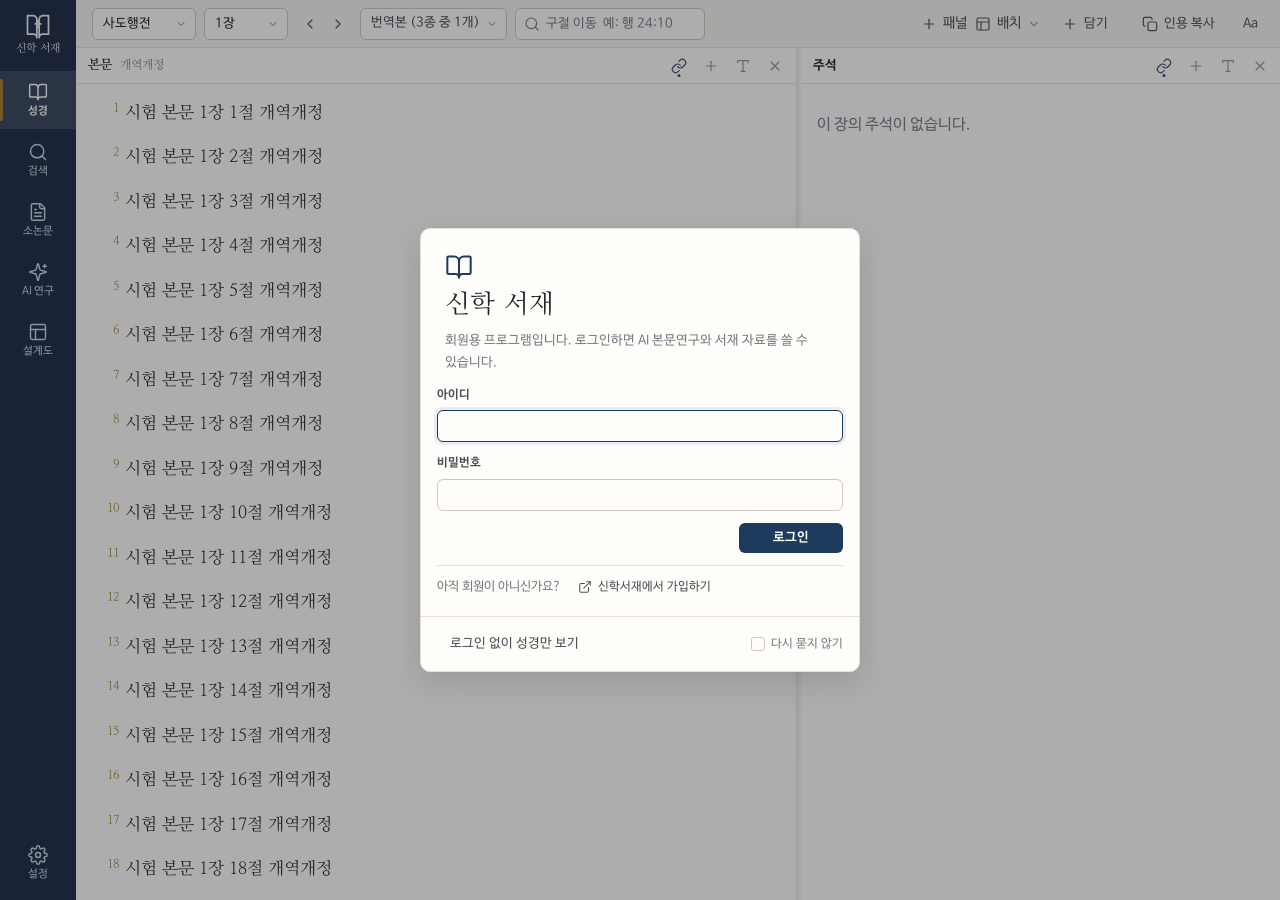
<file: ui/index.html>
<!doctype html>
<html lang="ko">
<head>
<meta charset="utf-8">
<meta name="viewport" content="width=device-width, initial-scale=1">
<title>신학 서재</title>
<link rel="stylesheet" href="fonts.css">
<link rel="stylesheet" href="style.css">
<link rel="stylesheet" href="layout.css">
<link rel="stylesheet" href="study.css">
<link rel="stylesheet" href="settings.css">
<link rel="stylesheet" href="welcome.css">
<link rel="stylesheet" href="plan.css">
</head>
<body>
<nav id="tabs" aria-label="주 메뉴">
  <div class="rail-brand">
    <svg class="rail-mark" viewBox="0 0 24 24" width="28" height="28" fill="none" stroke="currentColor" stroke-width="1.5" stroke-linecap="round" stroke-linejoin="round" aria-hidden="true">
      <path d="M11 6.5A3.5 3.5 0 0 0 7.5 3H3v16h5a3 3 0 0 1 3 3z"/>
      <path d="M13 6.5A3.5 3.5 0 0 1 16.5 3H21v16h-5a3 3 0 0 0-3 3z"/>
      <path d="M12 7.5v6"/><path d="M9.6 10.2h4.8"/>
    </svg>
    <span class="rail-brand-name">신학 서재</span>
  </div>
  <div class="rail-menu">
    <button data-view="bible" class="on" title="성경 보기" aria-label="성경 보기"><span class="rail-ico" data-icon="book-open"></span><span class="rail-lab">성경</span></button>
    <button data-view="search" title="검색" aria-label="검색"><span class="rail-ico" data-icon="search"></span><span class="rail-lab">검색</span></button>
    <button data-view="articles" title="소논문" aria-label="소논문"><span class="rail-ico" data-icon="file-text"></span><span class="rail-lab">소논문</span></button>
    <button data-view="study" title="AI 연구" aria-label="AI 연구"><span class="rail-ico" data-icon="sparkles"></span><span class="rail-lab">AI 연구</span></button>
        <button data-view="plan" title="설교 설계도" aria-label="설교 설계도"><span class="rail-ico" data-icon="layout"></span><span class="rail-lab">설계도</span></button>
  </div>
  <div class="rail-foot">
    <button data-view="settings" title="설정 (Ctrl+,)" aria-label="설정"><span class="rail-ico" data-icon="settings"></span><span class="rail-lab">설정</span></button>
  </div>
</nav>
<main>
  <section id="view-bible">
    <div class="bar">
      <div class="bar-left">
        <select id="book" aria-label="책"></select>
        <select id="chap" aria-label="장"></select>
        <div class="seg-nav">
          <button id="prev" class="icon-btn" title="이전 장" aria-label="이전 장"><span data-icon="chevron-left" data-size="16"></span></button>
          <button id="next" class="icon-btn" title="다음 장" aria-label="다음 장"><span data-icon="chevron-right" data-size="16"></span></button>
        </div>
        <details id="vers-box" class="versbox"><summary id="vers-sum" class="btn-summary">번역본</summary><div id="vers" class="vers"></div></details>
        <div class="goto-field"><span class="field-ico" data-icon="search" data-size="16"></span><input id="goto" type="text" placeholder="구절 이동  예: 행 24:10" aria-label="구절 이동"></div>
      </div>
      <span class="spacer"></span>
      <div class="bar-right">
        <details id="panel-wrap" class="menu-wrap">
          <summary class="btn btn-quiet" title="패널 추가"><span data-icon="plus" data-size="16"></span>패널</summary>
          <div id="panel-menu" class="menu" role="menu"></div>
        </details>
        <details id="layout-menu" class="menu-wrap">
          <summary class="btn btn-quiet" title="배치"><span data-icon="layout" data-size="16"></span>배치<span class="sum-chev" data-icon="chevron-down" data-size="14"></span></summary>
          <div class="menu" role="menu">
            <button id="layout-save" type="button">배치 저장</button>
            <button id="layout-load" type="button">배치 불러오기</button>
            <button id="layout-default" type="button">기본 배치로</button>
            <div id="layout-name" class="menu-note"></div>
          </div>
        </details>
        <button id="clip" class="btn btn-quiet" title="선택한 절을 출처와 함께 설교 설계도의 자료함에 담습니다"><span data-icon="plus" data-size="16"></span><span>담기</span></button>
          <button id="cite" class="btn btn-quiet" title="선택한 절과 출처를 복사합니다 (2,000자 제한)"><span data-icon="copy" data-size="16"></span><span class="cite-lab">인용 복사</span></button>
        <button id="format-btn" class="icon-btn" title="글 서식" aria-label="글 서식"><span class="fmt-aa" aria-hidden="true">Aa</span></button>
      </div>
    </div>
    <div id="workspace"><div id="narrow-bar" class="narrow-bar" hidden></div><div id="panes"></div></div>
  </section>

  <section id="view-search" hidden>
    <div class="bar">
      <div id="idxnote" class="muted" hidden></div>
      <div class="search-field"><span class="field-ico" data-icon="search" data-size="16"></span><input id="q" type="text" placeholder="낱말이나 구절 (구절 표기는 그 자리로 이동)" aria-label="검색어"></div>
      <select id="area" aria-label="검색 범위"><option value="bible">성경 본문(고른 번역본)</option><option value="comm">주석</option></select>
      <button id="dosearch" class="btn btn-primary">검색</button>
    </div>
    <div id="results" class="pane results-pane"></div>
  </section>

  <section id="view-articles" hidden>
    <div class="bar bar-articles">
      <div class="search-field search-field-sm"><span class="field-ico" data-icon="search" data-size="16"></span><input id="article-filter" type="text" placeholder="목록 거르기" aria-label="소논문 목록 거르기"></div>
    </div>
    <div class="cols">
      <div id="articlelist" class="list-pane"></div>
      <div id="articlebody" class="read-pane"><p id="article-empty">왼쪽 목록에서 소논문을 누르면 본문이 나옵니다.</p></div>
    </div>
  </section>

  <section id="view-settings" hidden>
    <div class="set-wrap">
      <nav class="set-nav" id="set-nav" aria-label="설정 갈래">
        <button type="button" data-tab="account"><span class="set-nav-ico" data-icon="log-in" data-size="16"></span>계정</button>
        <button type="button" data-tab="ai"><span class="set-nav-ico" data-icon="sparkles" data-size="16"></span>AI 연결</button>
        <button type="button" data-tab="data"><span class="set-nav-ico" data-icon="database" data-size="16"></span>자료</button>
        <button type="button" data-tab="format"><span class="set-nav-ico" data-icon="type" data-size="16"></span>서식</button>
        <button type="button" data-tab="about"><span class="set-nav-ico" data-icon="settings" data-size="16"></span>앱 정보</button>
      </nav>
      <div class="set-scroll" id="set-scroll">
        <div class="set-pane" data-pane="account"></div>
        <div class="set-pane" data-pane="ai"></div>

        <div class="set-pane" data-pane="data" hidden>
          <h1 class="set-h1">자료</h1>
          <div id="firstrun" class="callout" hidden>처음 쓰시나요? 아래 <b>기본 자료 받기</b>로 저작권 자유 자료를 바로 받거나, <b>서재 자료 받기</b>로 계정에 열린 자료를 받으세요.</div>

          <section class="card">
            <h2 class="card-title">기본 자료 (저작권 자유)</h2>
            <p class="card-desc">개역한글·KJV·WEB·YLT·Darby·NHEB, KJV 원어 번호, 원어 사전이 앱에 들어 있습니다. 처음 켤 때 자동으로 설치됩니다.</p>
            <div id="freestatus" class="row" hidden>
              <b id="freestatus-label">기본 자료(저작권 만료) 설치됨</b>
              <span class="spacer"></span>
              <button id="free-reinstall" class="btn" type="button">다시 설치</button>
            </div>
            <div class="row">
              <button id="freebtn" class="btn" type="button">기본 자료 받기 (저작권 자유)</button>
            </div>
            <details class="src-help"><summary class="disclosure">기본 자료 저작권 안내</summary><p class="muted note-line">개역한글 © 대한성서공회 1961 — 저작재산권 보호기간 만료(2011-12-31). 성명 표시 및 본문 동일성 유지. / KJV 1769 Public Domain (영국은 Crown copyright) / WEB · YLT · Darby · NHEB Public Domain / 원어사전 BDB·Thayer·Strong Public Domain</p></details>
          </section>

          <section class="card" id="appsrc-card">
            <h2 class="card-title">서재 자료 받기</h2>
            <div id="appsrc-body"></div>
            <div id="itemsbox"></div>
          </section>

          <section class="card">
            <h2 class="card-title">받은 자료</h2>
            <p class="card-desc">이미 받아 둔 자료입니다. 칩을 누르면 아래 목록에서 그 자리로 갑니다.</p>
            <div id="gotbox"></div>
          </section>

          <section class="card">
            <h2 class="card-title">설치된 출처</h2>
            <div id="srclist"></div>
          </section>

          <details class="card set-adv" id="src-adv">
            <summary class="set-adv-sum">주소·파일로 직접 더하기 <span class="muted">(고급)</span></summary>
            <div class="set-adv-body">
              <p class="card-desc">받은 주소 하나를 붙여 넣으세요. 주소는 운영체제 보안 저장소에만 보관되고 화면과 기록에 남기지 않습니다.</p>
              <div class="row">
                <input id="srcurl" type="password" class="grow" readonly autocomplete="off" autocapitalize="off" spellcheck="false" name="theolib-source-address" placeholder="[편집]을 눌러 주소를 넣으세요">
                <button id="srcedit" class="btn" type="button">편집</button>
                <button id="srcshow" class="btn" type="button">보기</button>
                <button id="srccheck" class="btn btn-primary" type="button">확인</button>
              </div>
              <details class="src-help"><summary class="disclosure">주소 형식 보기</summary><p class="muted note-line"><b>GitHub 주소</b>: <code>https://&lt;토큰&gt;@github.com/&lt;소유자&gt;/&lt;저장소&gt;</code> (공개 저장소는 토큰 없이 <code>https://github.com/&lt;소유자&gt;/&lt;저장소&gt;</code>). 릴리스 db 의 자료를 받습니다. 그 밖에는 <code>…/theolib.json</code> 주소를 넣습니다.</p></details>
              <div class="row drop-row">
                <button id="pickfiles" class="btn" type="button">파일로 추가</button>
                <button id="pickfolder" class="btn" type="button">폴더로 추가</button>
                <div class="drop-hint">파일·폴더를 이 창에 끌어다 놓아도 됩니다</div>
              </div>
              <div id="srcpreview"></div>
            </div>
          </details>

          <div id="srcmsg" class="muted note-line"></div>
        </div>

        <div class="set-pane" data-pane="format" hidden>
          <h1 class="set-h1">서식</h1>
          <p class="set-lead">성경 본문과 주석에 쓰는 글꼴·크기·줄 간격입니다. 값을 바꾸면 아래 미리 보기와 성경 보기에 바로 반영됩니다.</p>
          <div class="card set-preview">
            <div class="set-preview-h">미리 보기 <span class="muted">요한복음 3:16 · 개역한글</span></div>
            <div class="fmt-body set-prev-body"><div class="vrow"><span class="n">16</span><span class="t">하나님이 세상을 이처럼 사랑하사 독생자를 주셨으니 이는 저를 믿는 자마다 멸망치 않고 영생을 얻게 하려 하심이니라</span></div></div>
            <div class="fmt-note set-prev-note"><div class="note"><div>“독생자”는 유일하게 태어나신 아들이라는 뜻으로, 사랑의 크기가 그 아들을 내어 주신 데까지 이르렀음을 보여 줍니다.</div></div></div>
          </div>
          <div id="settings-format" class="set-format"></div>
        </div>

        <div class="set-pane" data-pane="about" hidden>
          <h1 class="set-h1">앱 정보</h1>
          <section class="card">
            <h2 class="card-title">프로그램</h2>
            <div id="appinfo" class="card-body"></div>
          </section>
          <section class="card">
            <h2 class="card-title">업데이트</h2>
            <div id="updbox" class="card-body">
              <div class="row">
                <span id="updver" class="muted"></span>
                <span class="spacer"></span>
                <button id="updcheck" class="btn" type="button">업데이트 확인</button>
                <button id="updgo" class="btn btn-primary" type="button" hidden>지금 다시 시작</button>
              </div>
              <p id="updmsg" class="muted note-line"></p>
              <details class="src-help" id="updtokfold"><summary class="disclosure">업데이트용 GitHub 주소</summary><div class="row"><input id="updtoken" type="password" class="grow" readonly autocomplete="off" autocapitalize="off" spellcheck="false" name="theolib-update-address" placeholder="[편집]을 눌러 주소를 넣으세요"><button id="updedit" class="btn" type="button">편집</button><button id="updtokensave" class="btn" type="button">저장</button></div></details>
            </div>
          </section>
          <details class="card src-help"><summary class="disclosure">글꼴·아이콘 라이선스</summary><p class="muted note-line">나눔글꼴 © NAVER (SIL OFL) · 서울서체 © 서울특별시 (공공누리 제1유형) · 아이콘은 Lucide(ISC)를 따랐습니다(ui/icons-LICENSE.txt).</p></details>
        </div>
      </div>
    </div>
    <div id="progress" hidden>
      <div class="prog-line"><div class="barfill"><div id="fill"></div></div><span id="ptext"></span><button id="cancel" class="btn btn-quiet" type="button">취소</button></div>
      <div id="pitems" class="muted"></div>
    </div>
  </section>

  <section id="view-study" hidden>
    <div class="bar sbar">
      <button type="button" class="btn btn-quiet" id="sback" hidden><span data-icon="chevron-left" data-size="16"></span>AI 본문 연구</button>
      <span class="sbar-title" id="sbar-title">AI 본문 연구</span>
      <span class="spacer"></span>
    </div>
    <div class="sbody" id="sbody"></div>
  </section>
  <section id="view-plan" hidden>
    <div id="plan-root"></div>
  </section>
</main>
<script src="icons.js"></script>
<script src="dev-mock.js"></script>
<script src="format.js"></script>
<script src="layout.js"></script>
<script src="settings.js"></script>
<script src="welcome.js"></script>
<script src="app.js"></script>
<script src="fix.js"></script>
<script src="plan.js"></script>
<script src="plan-map.js"></script>
<script src="plan-clip.js"></script>
<script src="plan-host.js"></script>
<script src="study.js"></script>
</body>
</html>
</file>
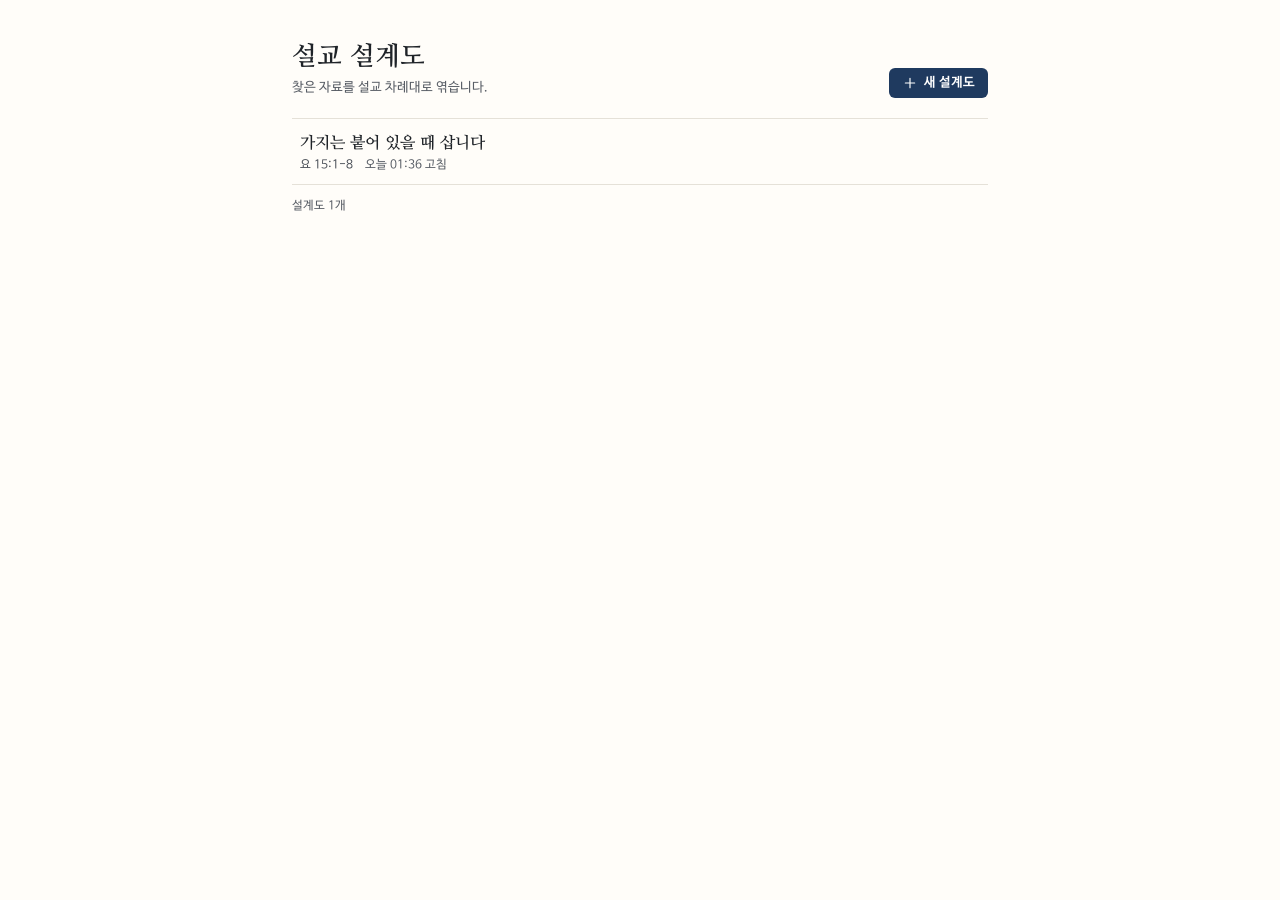
<file: docs/plan-dev.html>
<!doctype html>
<html lang="ko" class="light">
<head>
<meta charset="utf-8">
<meta name="viewport" content="width=device-width,initial-scale=1">
<title>설교 설계도 — 혼자 돌려 보기</title>
<link rel="stylesheet" href="../ui/fonts.css">
<link rel="stylesheet" href="../ui/style.css">
<link rel="stylesheet" href="../ui/plan.css">
<style>
/* 시험 쪽 꾸밈(dev-). 구현에는 쓰지 않는다. */
html,body{height:100%;margin:0}
body{display:block;overflow:hidden}
#dev-app{height:100vh}
.dev-toast{position:fixed;left:50%;bottom:24px;transform:translateX(-50%);z-index:99;padding:8px 14px;border-radius:8px;background:#222;color:#fff;font:13px/1.4 sans-serif}
/* ?web=1 일 때 웹 쪽 변수(실제 웹 사이트 스타일이 채워 주는 값의 흉내) */
html.dev-web{--bg:#f6f7f9;--card:#fff;--ink:#16202c;--ink2:#3d4a5a;--muted:#6b7686;--faint:#b4bcc7;--line:#e2e6ec;--blue:#2457c5;--blue2:#1b45a0;--blue-soft:#e8effc;--amber:#b7791f;--mark:#fdeeb0;--green:#2f855a;--red:#c53030;--serif:Georgia,serif}
</style>
</head>
<body>
<div id="dev-app"></div>
<script src="plan-dev-host.js"></script>
<script src="../ui/plan.js"></script>
<script>
(function () {
  'use strict';
  var host = window.PLAN_DEV_HOST;
  if (host.kind === 'web') document.documentElement.classList.add('dev-web');
  // plan-map.js 는 다른 작업자가 만든다. 있으면 쓰고 없어도 돌아간다.
  function start() { window.devView = window.SermonPlan.mount(document.getElementById('dev-app'), host); }
  fetch('../ui/plan-map.js', { method: 'HEAD' }).then(function (r) {
    if (!r.ok) return start();
    var s = document.createElement('script'); s.src = '../ui/plan-map.js'; s.onload = start; s.onerror = start;
    document.head.appendChild(s);
  }, start);
})();
</script>
</body>
</html>
</file>
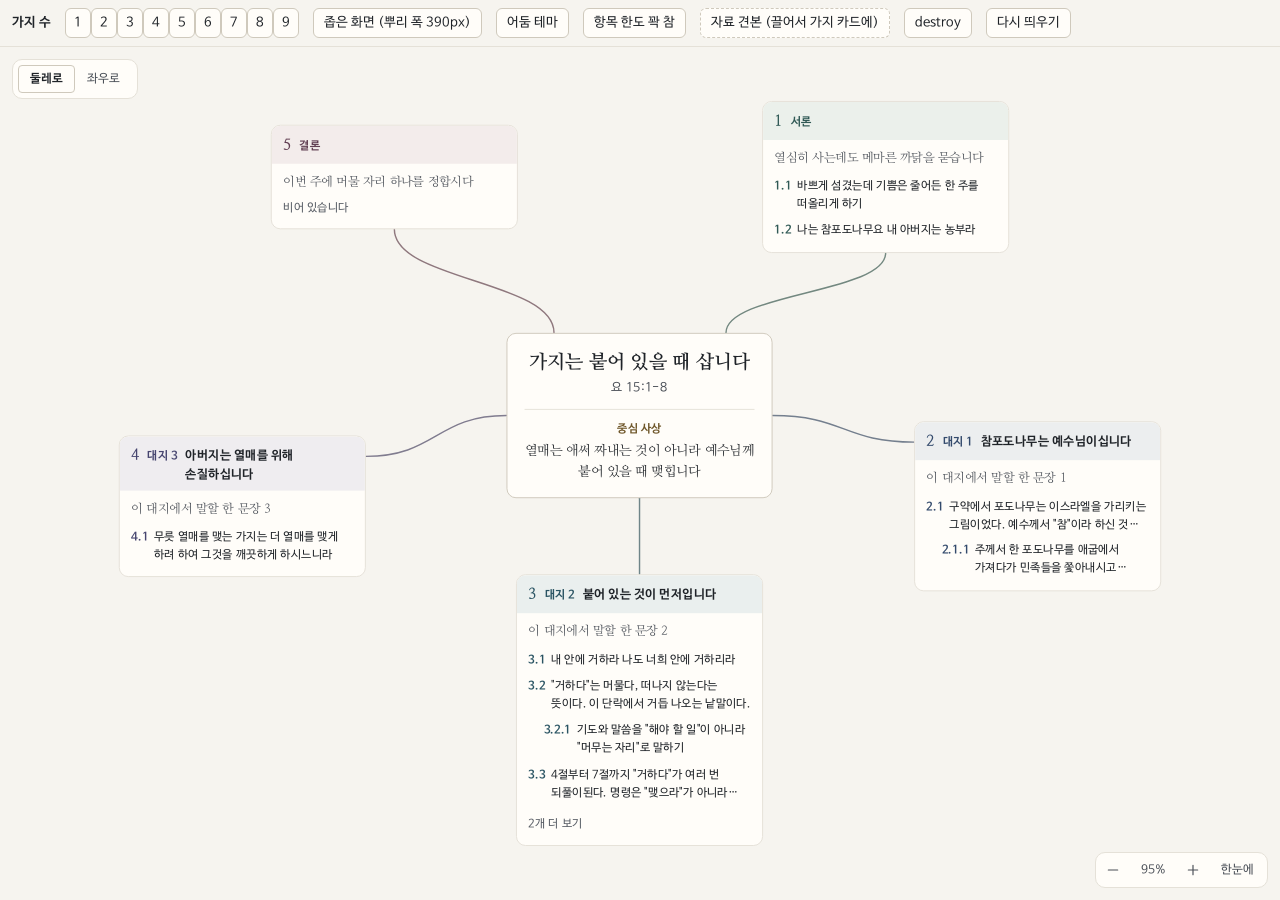
<file: docs/plan-map-dev.html>
<!doctype html>
<html lang="ko">
<head>
<meta charset="utf-8">
<meta name="viewport" content="width=device-width,initial-scale=1">
<title>마인드맵 시험 쪽 (plan-map-dev)</title>
<link rel="stylesheet" href="../ui/fonts.css">
<link rel="stylesheet" href="../ui/style.css">
<link rel="stylesheet" href="../ui/plan.css">
<style>
  /* 시험 쪽에서만 쓰는 모양. plan.css 는 건드리지 않는다. */
  html,body{height:100%;margin:0}
  body{display:flex;flex-direction:column;background:var(--bg);color:var(--fg)}
  .dev-bar{flex:none;display:flex;flex-wrap:wrap;align-items:center;gap:8px 14px;padding:8px 12px;border-bottom:1px solid var(--line);font:13px/1.4 var(--ui-font,sans-serif)}
  .dev-bar button,.dev-bar select{font:inherit;padding:4px 10px;border:1px solid var(--line2);border-radius:6px;background:var(--paper);color:var(--fg);cursor:pointer}
  .dev-bar button[aria-pressed="true"]{background:var(--acc-soft);font-weight:700}
  .dev-n button{padding:4px 8px}
  .dev-chip{padding:5px 10px;border:1px dashed var(--line2);border-radius:6px;background:var(--paper);cursor:grab;user-select:none}
  .dev-log{margin-left:auto;color:var(--mut);max-width:34em;overflow:hidden;text-overflow:ellipsis;white-space:nowrap}
  .dev-stage{flex:1;min-height:0}
  .dev-stage .pl-root{height:100%}
  .dev-stage.dev-narrow .pl-root{width:390px;border-right:1px solid var(--line)}
  /* 고침 칸 견본(진짜 모양은 plan.js 가 그린다) */
  .dev-ed textarea{display:block;width:100%;min-height:80px;margin:4px 0 8px}
</style>
</head>
<body>
<div class="dev-bar">
  <b>가지 수</b>
  <span class="dev-n" id="dev-n"></span>
  <button type="button" id="dev-narrow" aria-pressed="false">좁은 화면 (뿌리 폭 390px)</button>
  <button type="button" id="dev-dark" aria-pressed="false">어둠 테마</button>
  <button type="button" id="dev-full" aria-pressed="false">항목 한도 꽉 참</button>
  <span class="dev-chip" id="dev-chip" draggable="true">자료 견본 (끌어서 가지 카드에)</span>
  <button type="button" id="dev-destroy">destroy</button>
  <button type="button" id="dev-remount">다시 띄우기</button>
  <span class="dev-log" id="dev-log" role="status"></span>
</div>
<div class="dev-stage" id="dev-stage">
  <div class="pl-root" id="dev-root" data-view="map" data-tray="closed"><div class="pl-body"><div class="pl-main" id="dev-main"></div></div></div>
</div>
<script src="../ui/plan-map.js"></script>
<script src="plan-map-dev.js"></script>
</body>
</html>
</file>
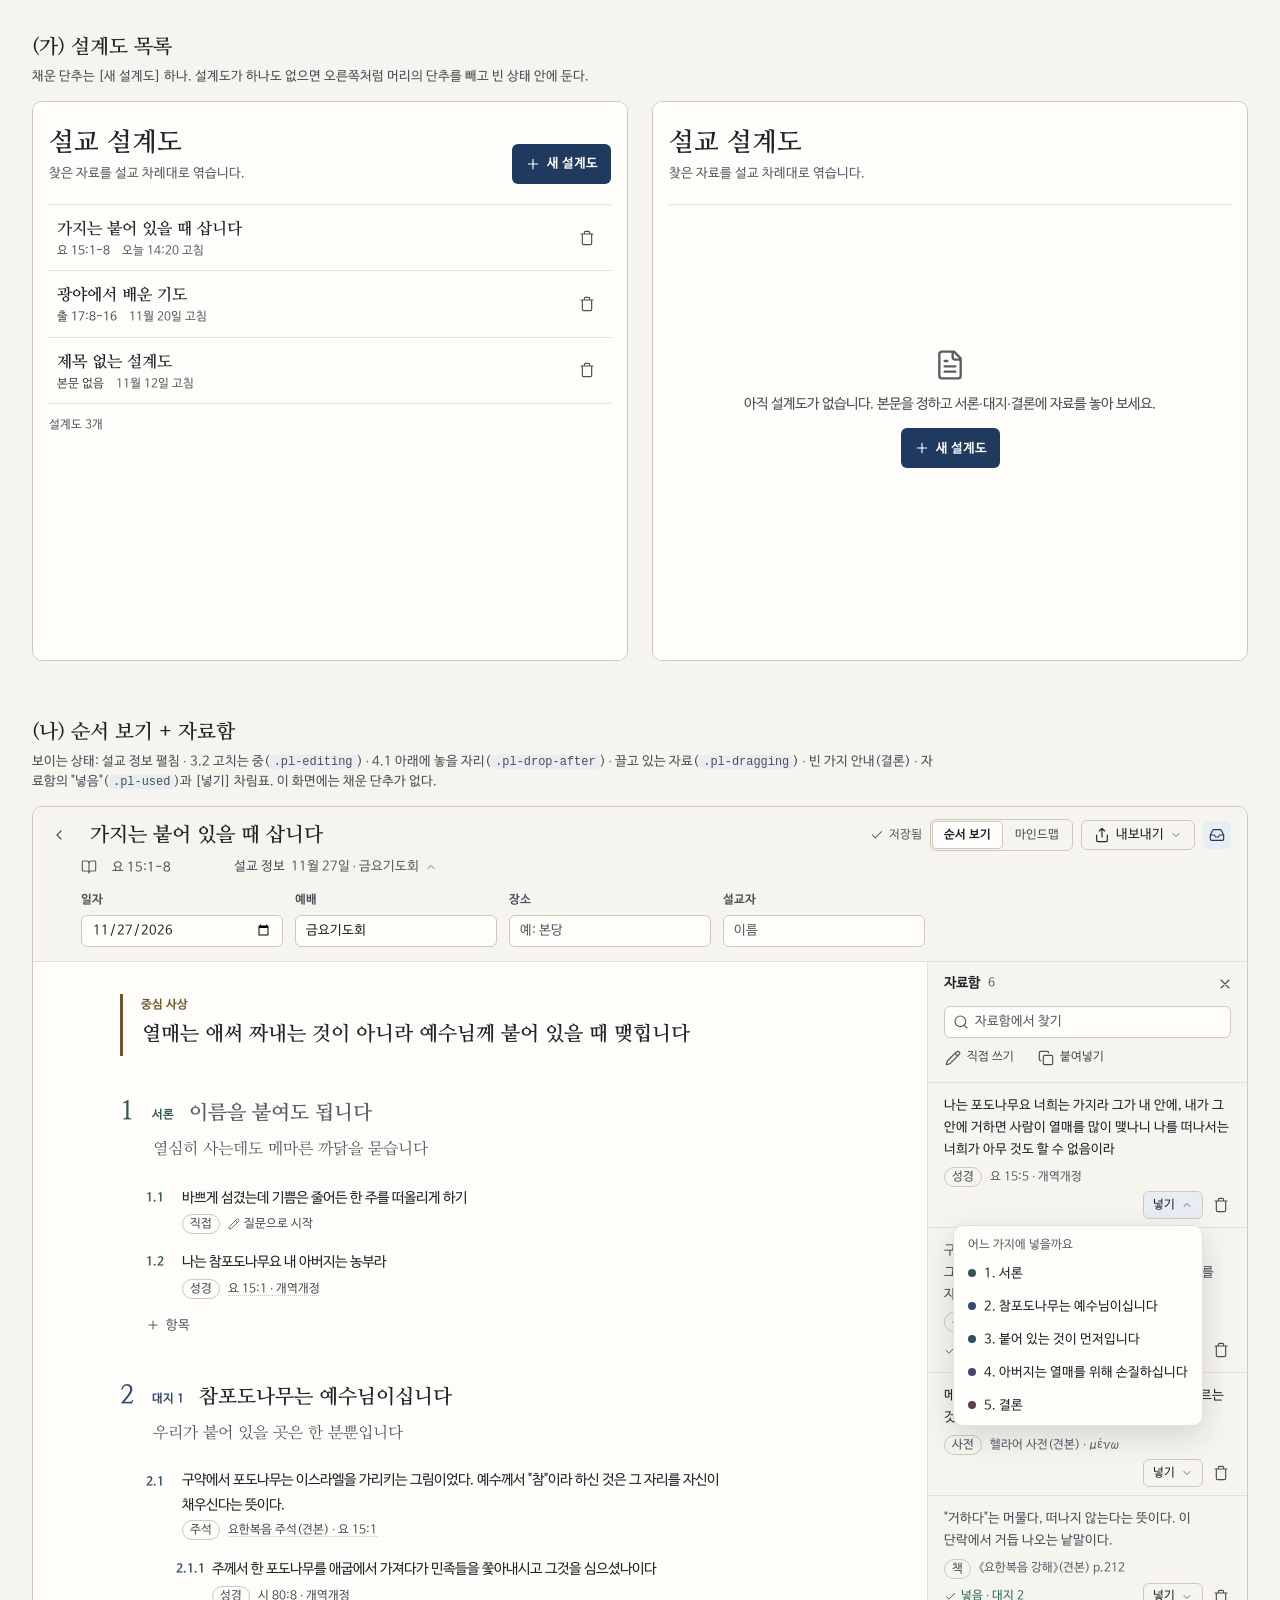
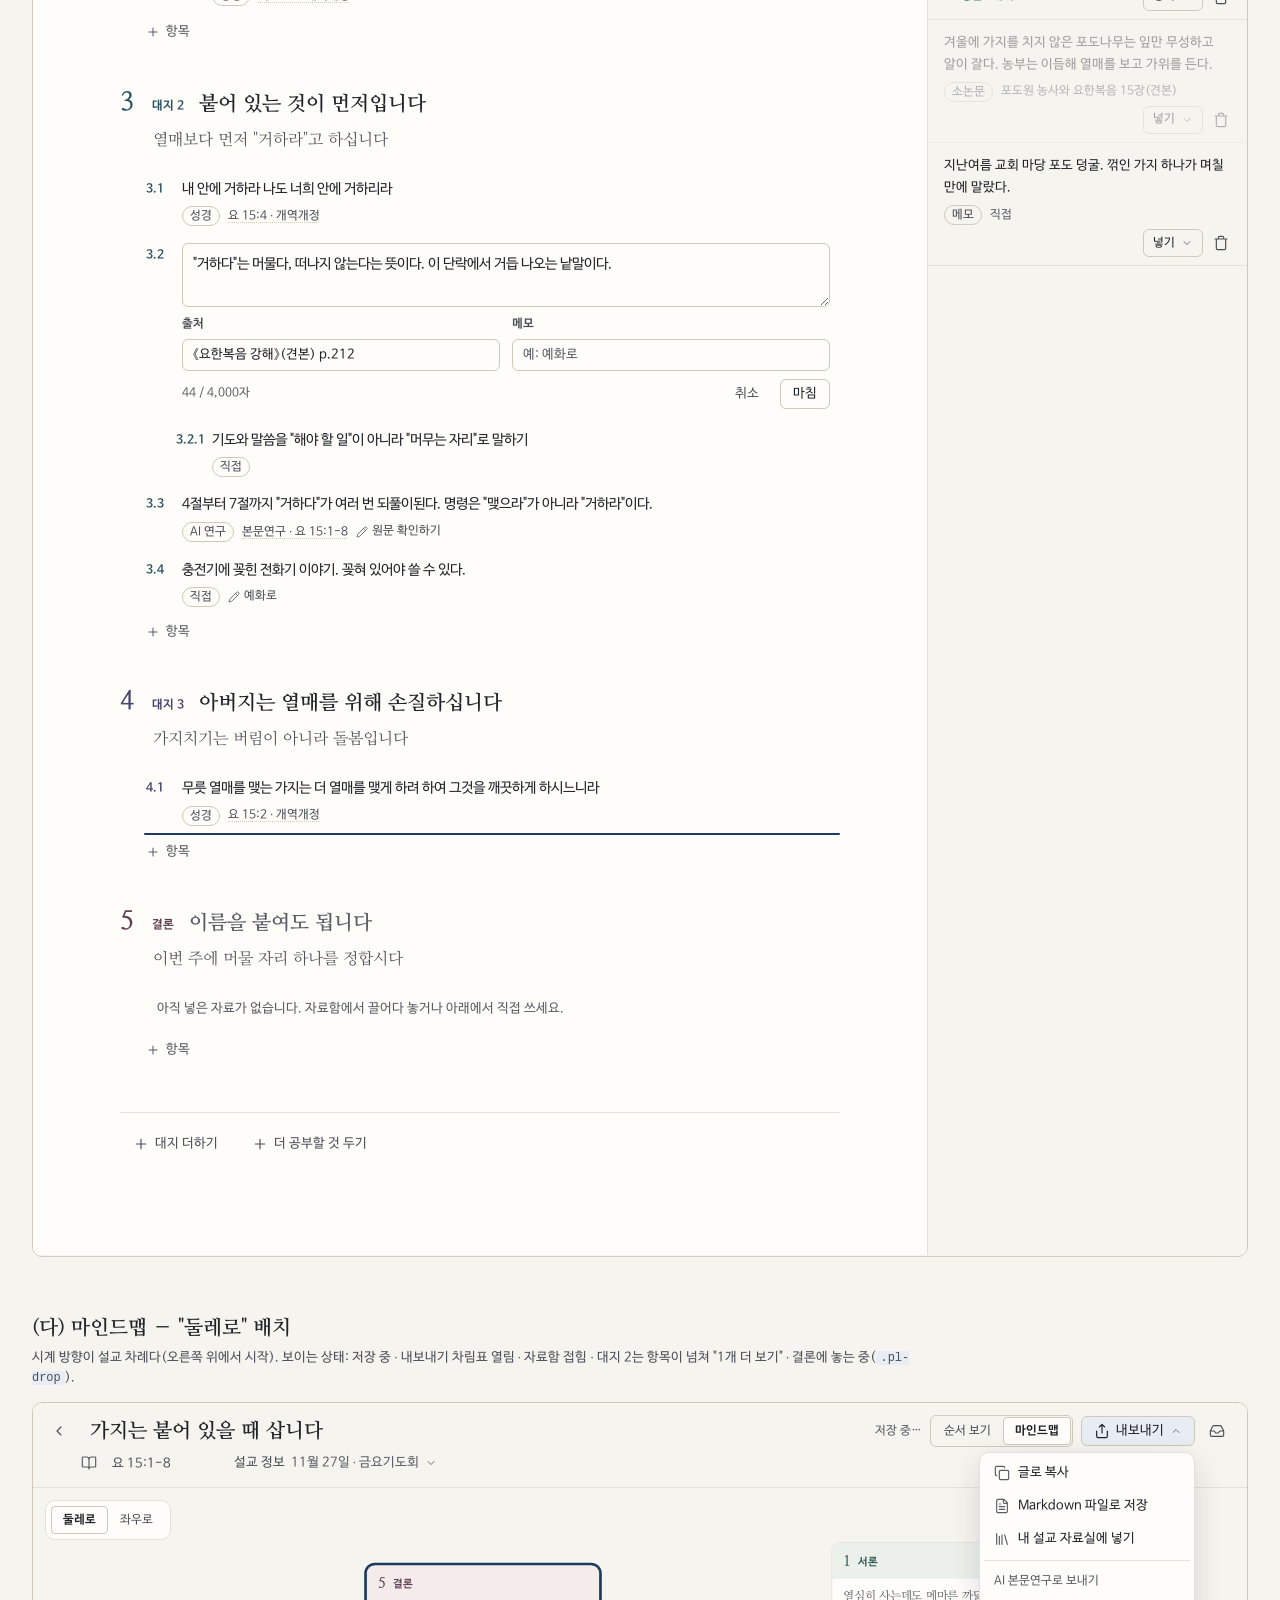
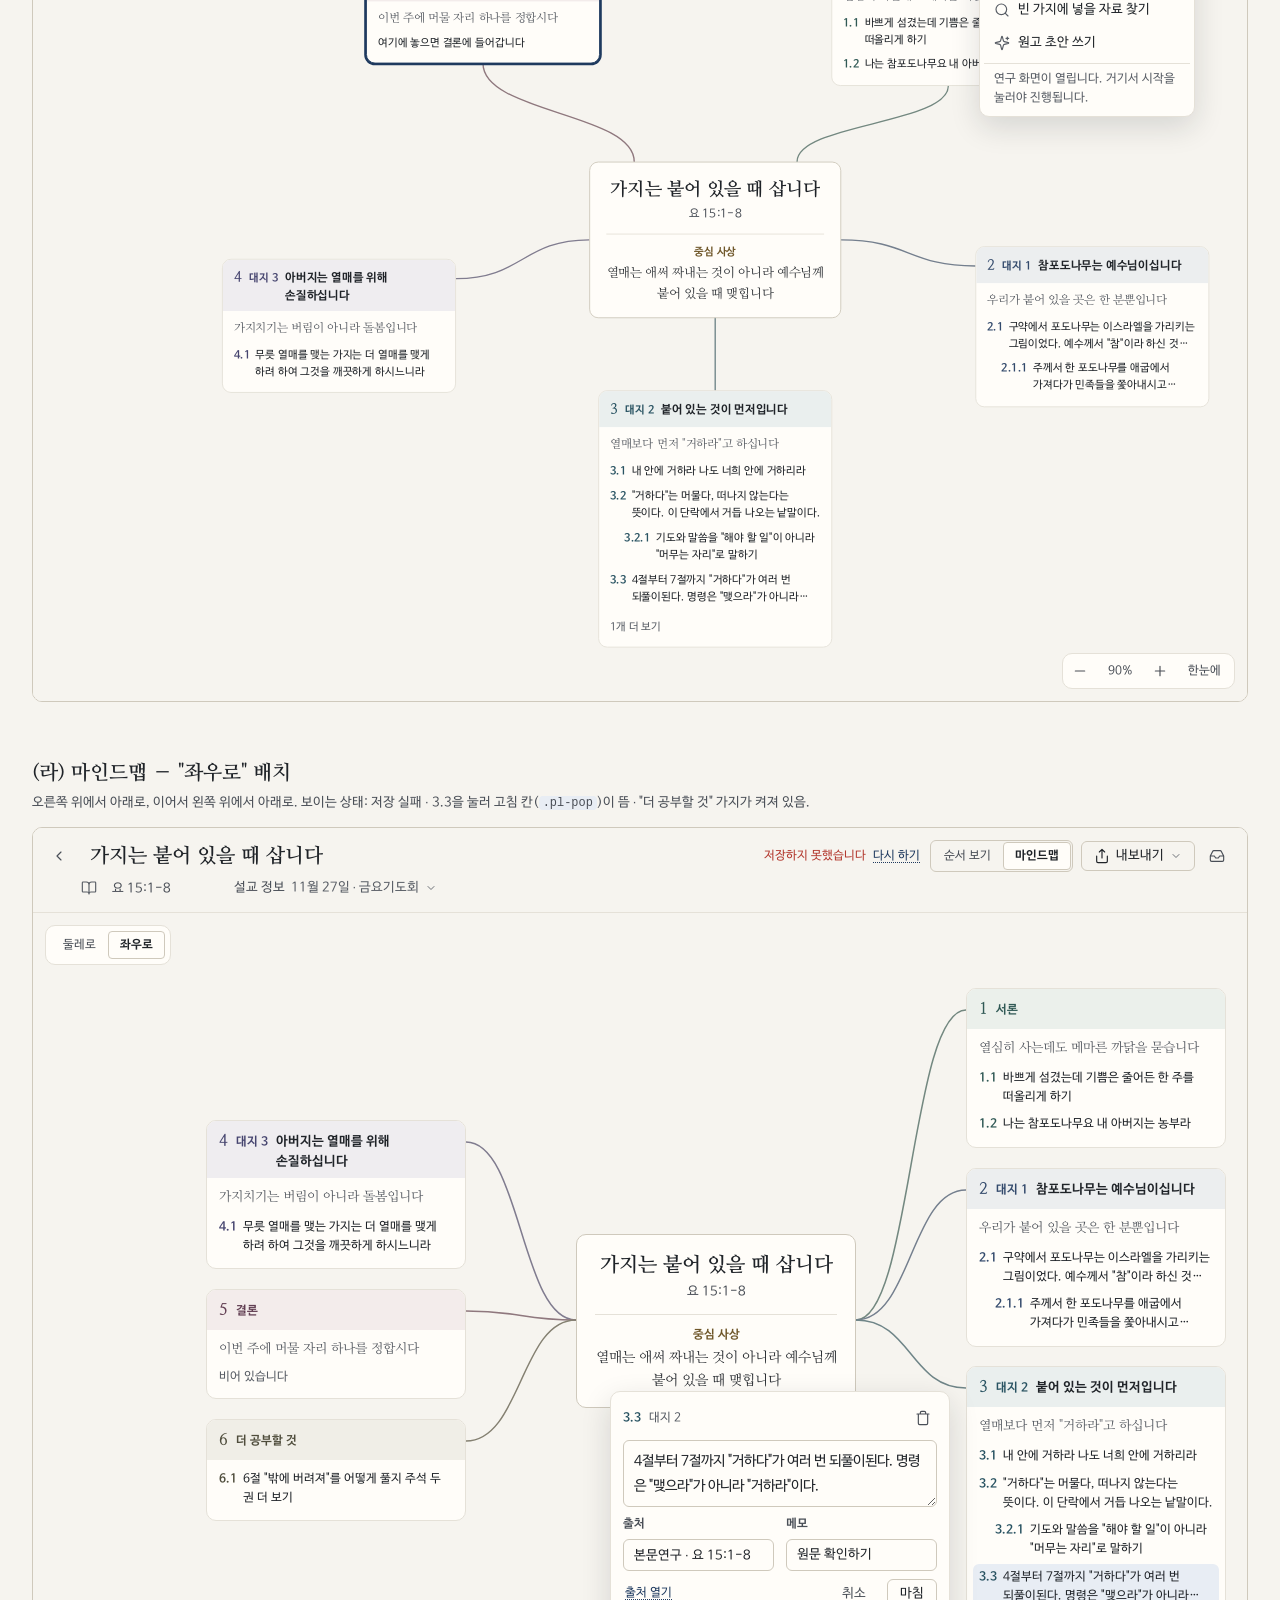
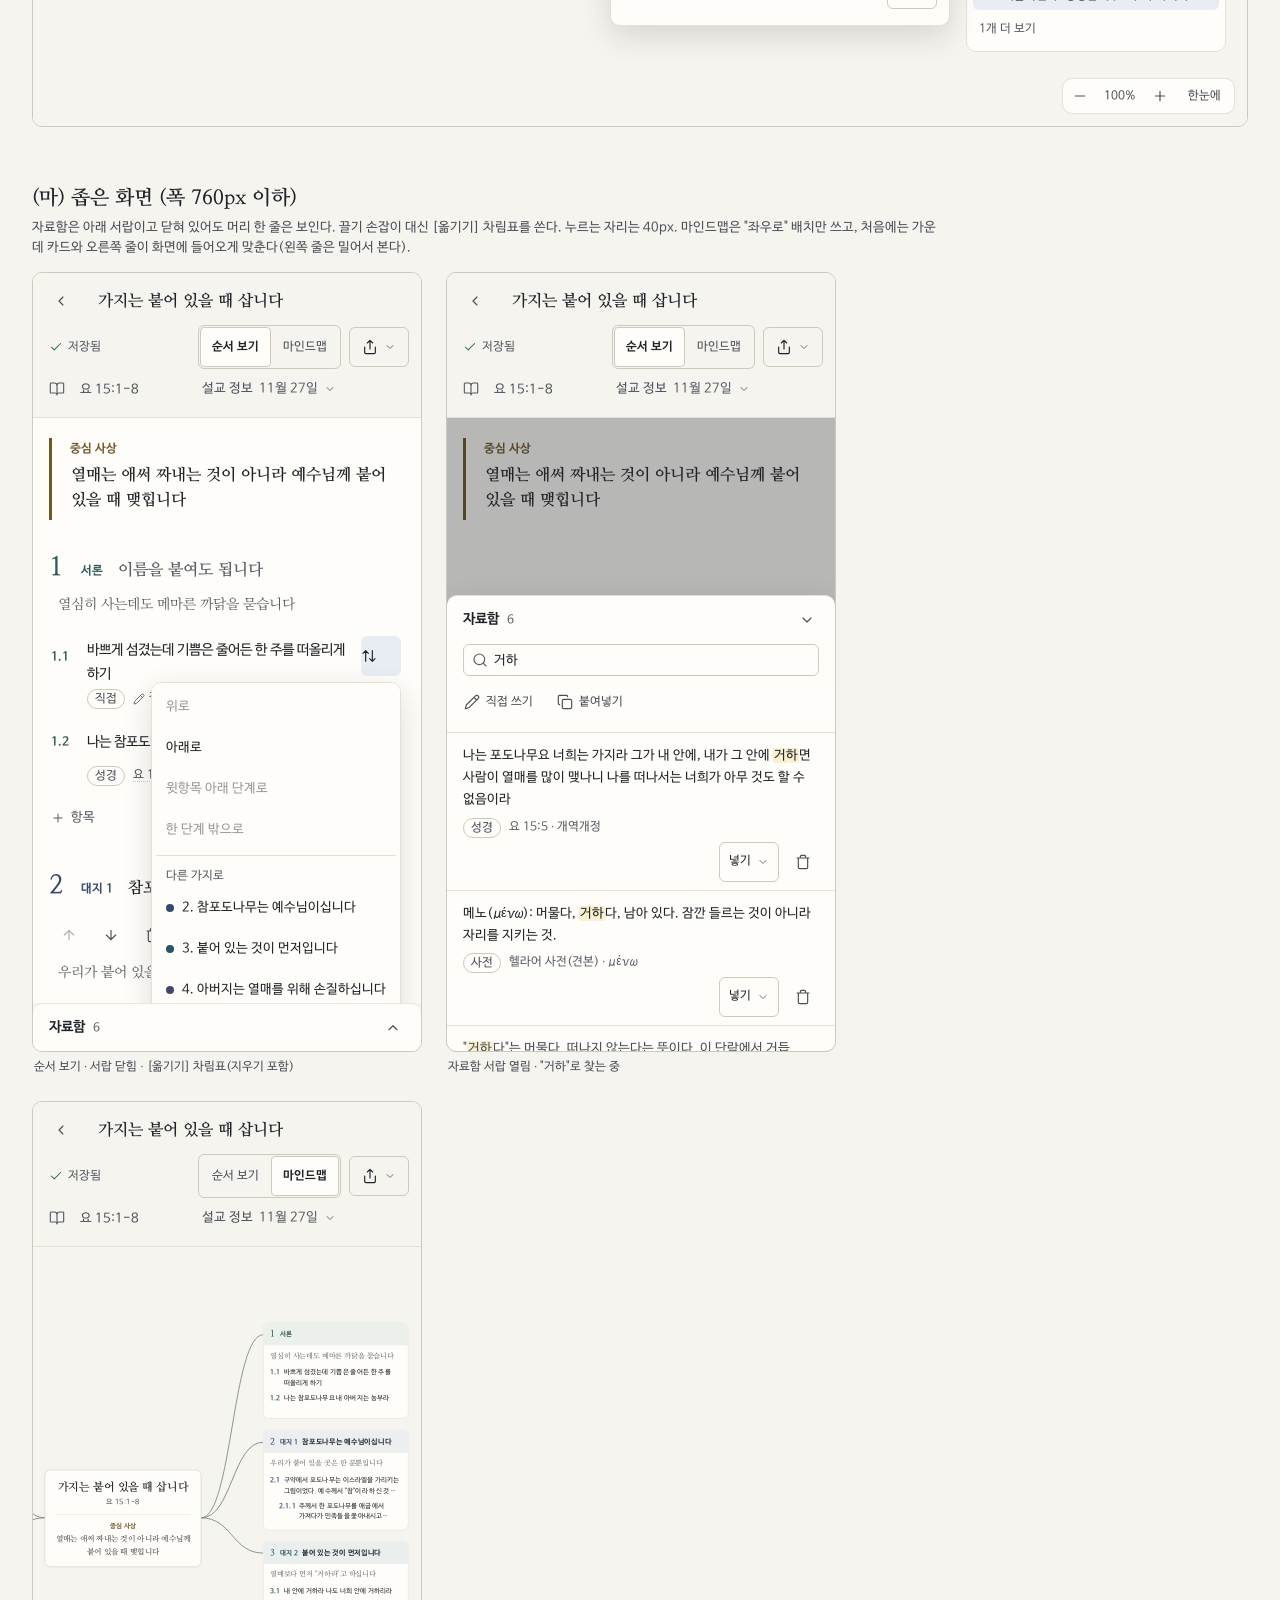
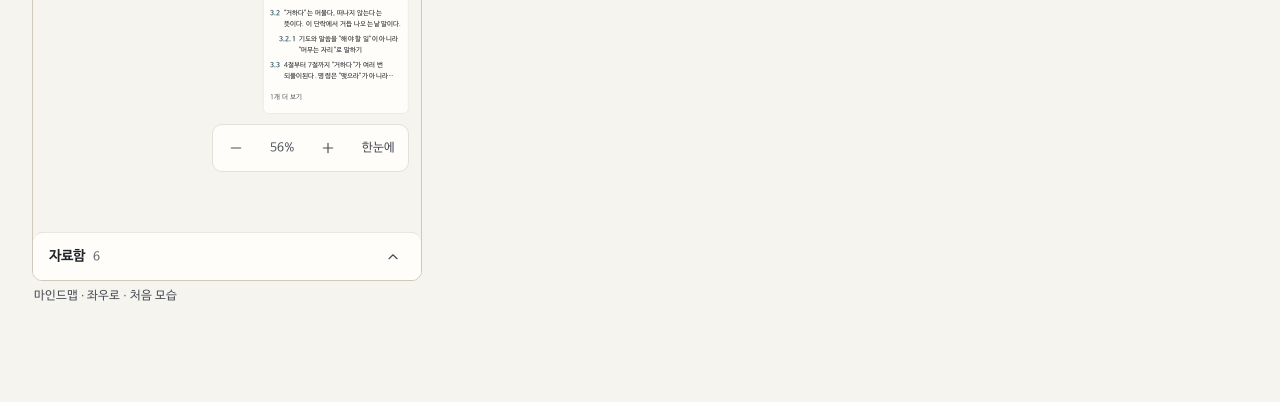
<file: docs/plan-mock.html>
<!doctype html>
<html lang="ko" class="light">
<head>
<meta charset="utf-8">
<meta name="viewport" content="width=device-width,initial-scale=1">
<title>설교 설계도 — 화면 견본</title>
<link rel="stylesheet" href="../ui/fonts.css">
<link rel="stylesheet" href="../ui/style.css">
<link rel="stylesheet" href="../ui/plan.css">
<style>
/* 견본 쪽을 꾸미는 규칙(mk-). 구현에는 쓰지 않는다. */
html,body{height:auto}
body{display:block;overflow:auto;padding:32px 32px 96px}
.mk-h{font-family:var(--serif);font-size:20px;margin:56px 0 4px}
.mk-h:first-of-type{margin-top:0}
.mk-p{margin:0 0 14px;font-size:13px;color:var(--fg2);max-width:70em}
.mk-row{display:flex;gap:24px;align-items:flex-start;flex-wrap:wrap}
.mk-frame{border:1px solid var(--line2);border-radius:10px;overflow:hidden;background:var(--bg);flex:1 1 480px;min-width:0}
.mk-h-560{height:560px}
.mk-h-900{height:900px}
.mk-phone{flex:none;width:390px;height:780px}
.mk-cap{font-size:12px;color:var(--fg2);margin:6px 2px 0}
</style>
</head>
<body>

<!-- 아이콘 모음(견본용). 구현에서는 같은 모양의 SVG 를 svg.pl-ic 로 그 자리에 넣는다. -->
<svg width="0" height="0" hidden>
  <symbol id="i-left" viewBox="0 0 24 24"><path d="m15 18-6-6 6-6"/></symbol>
  <symbol id="i-down" viewBox="0 0 24 24"><path d="m6 9 6 6 6-6"/></symbol>
  <symbol id="i-plus" viewBox="0 0 24 24"><path d="M5 12h14M12 5v14"/></symbol>
  <symbol id="i-minus" viewBox="0 0 24 24"><path d="M5 12h14"/></symbol>
  <symbol id="i-x" viewBox="0 0 24 24"><path d="M18 6 6 18M6 6l12 12"/></symbol>
  <symbol id="i-trash" viewBox="0 0 24 24"><path d="M3 6h18M19 6v14a2 2 0 0 1-2 2H7a2 2 0 0 1-2-2V6M8 6V4a2 2 0 0 1 2-2h4a2 2 0 0 1 2 2v2"/></symbol>
  <symbol id="i-grip" viewBox="0 0 24 24"><circle cx="9" cy="5" r="1"/><circle cx="9" cy="12" r="1"/><circle cx="9" cy="19" r="1"/><circle cx="15" cy="5" r="1"/><circle cx="15" cy="12" r="1"/><circle cx="15" cy="19" r="1"/></symbol>
  <symbol id="i-check" viewBox="0 0 24 24"><path d="M20 6 9 17l-5-5"/></symbol>
  <symbol id="i-search" viewBox="0 0 24 24"><circle cx="11" cy="11" r="8"/><path d="m21 21-4.3-4.3"/></symbol>
  <symbol id="i-book" viewBox="0 0 24 24"><path d="M12 7v14M3 18a1 1 0 0 1-1-1V4a1 1 0 0 1 1-1h5a4 4 0 0 1 4 4 4 4 0 0 1 4-4h5a1 1 0 0 1 1 1v13a1 1 0 0 1-1 1h-6a3 3 0 0 0-3 3 3 3 0 0 0-3-3z"/></symbol>
  <symbol id="i-pencil" viewBox="0 0 24 24"><path d="M21.174 6.812a1 1 0 0 0-3.986-3.987L3.842 16.174a2 2 0 0 0-.5.83l-1.321 4.352a.5.5 0 0 0 .623.622l4.353-1.32a2 2 0 0 0 .83-.497zM15 5l4 4"/></symbol>
  <symbol id="i-share" viewBox="0 0 24 24"><path d="M12 2v13M16 6l-4-4-4 4M4 12v8a2 2 0 0 0 2 2h12a2 2 0 0 0 2-2v-8"/></symbol>
  <symbol id="i-inbox" viewBox="0 0 24 24"><path d="M22 12h-6l-2 3h-4l-2-3H2M5.45 5.11 2 12v6a2 2 0 0 0 2 2h16a2 2 0 0 0 2-2v-6l-3.45-6.89A2 2 0 0 0 16.76 4H7.24a2 2 0 0 0-1.79 1.11z"/></symbol>
  <symbol id="i-up" viewBox="0 0 24 24"><path d="m5 12 7-7 7 7M12 19V5"/></symbol>
  <symbol id="i-dn" viewBox="0 0 24 24"><path d="M12 5v14M19 12l-7 7-7-7"/></symbol>
  <symbol id="i-move" viewBox="0 0 24 24"><path d="m21 16-4 4-4-4M17 20V4M3 8l4-4 4 4M7 4v16"/></symbol>
  <symbol id="i-copy" viewBox="0 0 24 24"><rect x="8" y="8" width="14" height="14" rx="2"/><path d="M4 16c-1.1 0-2-.9-2-2V4c0-1.1.9-2 2-2h10c1.1 0 2 .9 2 2"/></symbol>
  <symbol id="i-file" viewBox="0 0 24 24"><path d="M15 2H6a2 2 0 0 0-2 2v16a2 2 0 0 0 2 2h12a2 2 0 0 0 2-2V7zM14 2v4a2 2 0 0 0 2 2h4M10 9H8M16 13H8M16 17H8"/></symbol>
  <symbol id="i-shelf" viewBox="0 0 24 24"><path d="m16 6 4 14M12 6v14M8 8v12M4 4v16"/></symbol>
  <symbol id="i-spark" viewBox="0 0 24 24"><path d="M9.937 15.5A2 2 0 0 0 8.5 14.063l-6.135-1.582a.5.5 0 0 1 0-.962L8.5 9.936A2 2 0 0 0 9.937 8.5l1.582-6.135a.5.5 0 0 1 .963 0L14.063 8.5A2 2 0 0 0 15.5 9.937l6.135 1.581a.5.5 0 0 1 0 .964L15.5 14.063a2 2 0 0 0-1.437 1.437l-1.582 6.135a.5.5 0 0 1-.963 0zM20 3v4M22 5h-4"/></symbol>
</svg>

<!-- ====================================================================== (가) -->
<h2 class="mk-h">(가) 설계도 목록</h2>
<p class="mk-p">채운 단추는 [새 설계도] 하나. 설계도가 하나도 없으면 오른쪽처럼 머리의 단추를 빼고 빈 상태 안에 둔다.</p>
<div class="mk-row">
  <div class="mk-frame mk-h-560">
    <div class="pl-root" data-view="list">
      <div class="pl-list">
        <div class="pl-list-in">
          <div class="pl-list-head">
            <div class="pl-grow">
              <h1 class="pl-list-title">설교 설계도</h1>
              <p class="pl-list-sub">찾은 자료를 설교 차례대로 엮습니다.</p>
            </div>
            <button type="button" class="pl-btn pl-btn-primary pl-new"><svg class="pl-ic"><use href="#i-plus"/></svg>새 설계도</button>
          </div>
          <ul class="pl-plans">
            <li class="pl-plan" data-id="p1732412345678">
              <button type="button" class="pl-plan-open">
                <span class="pl-plan-title">가지는 붙어 있을 때 삽니다</span>
                <span class="pl-plan-meta"><span class="pl-plan-ref">요 15:1-8</span><span class="pl-plan-when">오늘 14:20 고침</span></span>
              </button>
              <button type="button" class="pl-ib pl-ib-danger pl-plan-del" aria-label="설계도 지우기" title="지우기"><svg class="pl-ic"><use href="#i-trash"/></svg></button>
            </li>
            <li class="pl-plan" data-id="p1731900000000">
              <button type="button" class="pl-plan-open">
                <span class="pl-plan-title">광야에서 배운 기도</span>
                <span class="pl-plan-meta"><span class="pl-plan-ref">출 17:8-16</span><span class="pl-plan-when">11월 20일 고침</span></span>
              </button>
              <button type="button" class="pl-ib pl-ib-danger pl-plan-del" aria-label="설계도 지우기" title="지우기"><svg class="pl-ic"><use href="#i-trash"/></svg></button>
            </li>
            <li class="pl-plan" data-id="p1731200000000">
              <button type="button" class="pl-plan-open">
                <span class="pl-plan-title">제목 없는 설계도</span>
                <span class="pl-plan-meta"><span class="pl-plan-ref">본문 없음</span><span class="pl-plan-when">11월 12일 고침</span></span>
              </button>
              <button type="button" class="pl-ib pl-ib-danger pl-plan-del" aria-label="설계도 지우기" title="지우기"><svg class="pl-ic"><use href="#i-trash"/></svg></button>
            </li>
          </ul>
          <p class="pl-list-foot">설계도 3개</p>
        </div>
      </div>
    </div>
  </div>

  <div class="mk-frame mk-h-560">
    <div class="pl-root" data-view="list">
      <div class="pl-list">
        <div class="pl-list-in">
          <div class="pl-list-head">
            <div class="pl-grow">
              <h1 class="pl-list-title">설교 설계도</h1>
              <p class="pl-list-sub">찾은 자료를 설교 차례대로 엮습니다.</p>
            </div>
          </div>
          <div class="pl-empty">
            <svg class="pl-ic"><use href="#i-file"/></svg>
            <p>아직 설계도가 없습니다. 본문을 정하고 서론·대지·결론에 자료를 놓아 보세요.</p>
            <button type="button" class="pl-btn pl-btn-primary pl-new"><svg class="pl-ic"><use href="#i-plus"/></svg>새 설계도</button>
          </div>
        </div>
      </div>
    </div>
  </div>
</div>

<!-- ====================================================================== (나) -->
<h2 class="mk-h">(나) 순서 보기 + 자료함</h2>
<p class="mk-p">보이는 상태: 설교 정보 펼침 · 3.2 고치는 중(<code>.pl-editing</code>) · 4.1 아래에 놓을 자리(<code>.pl-drop-after</code>) · 끌고 있는 자료(<code>.pl-dragging</code>) · 빈 가지 안내(결론) · 자료함의 "넣음"(<code>.pl-used</code>)과 [넣기] 차림표. 이 화면에는 채운 단추가 없다.</p>
<div class="mk-frame">
  <div class="pl-root" data-view="outline" data-tray="open">
    <div class="pl-doc" data-id="p1732412345678">

      <div class="pl-head">
        <div class="pl-head-row">
          <button type="button" class="pl-ib pl-back" aria-label="설계도 목록으로" title="설계도 목록"><svg class="pl-ic"><use href="#i-left"/></svg></button>
          <input class="pl-bare pl-title" type="text" value="가지는 붙어 있을 때 삽니다" placeholder="설교 제목" aria-label="설교 제목" maxlength="120">
          <span class="pl-save" data-state="saved" role="status"><svg class="pl-ic"><use href="#i-check"/></svg>저장됨</span>
          <div class="pl-seg pl-views" role="tablist" aria-label="보기">
            <button type="button" role="tab" class="pl-on" aria-selected="true" data-view="outline">순서 보기</button>
            <button type="button" role="tab" aria-selected="false" data-view="map">마인드맵</button>
          </div>
          <details class="pl-menu-wrap pl-export">
            <summary class="pl-btn"><svg class="pl-ic"><use href="#i-share"/></svg><span>내보내기</span><svg class="pl-ic pl-chev"><use href="#i-down"/></svg></summary>
          </details>
          <button type="button" class="pl-ib pl-tray-toggle pl-on" aria-pressed="true" aria-label="자료함" title="자료함 접기"><svg class="pl-ic"><use href="#i-inbox"/></svg></button>
        </div>
        <div class="pl-head-sub">
          <label class="pl-ref-field"><svg class="pl-ic"><use href="#i-book"/></svg><input class="pl-bare pl-ref" type="text" value="요 15:1-8" placeholder="본문  예: 요 15:1-8" aria-label="설교 본문"></label>
          <button type="button" class="pl-info-toggle" aria-expanded="true" aria-controls="mk-info">설교 정보<span class="pl-info-sum">11월 27일 · 금요기도회</span><svg class="pl-ic pl-chev"><use href="#i-down"/></svg></button>
        </div>
        <div class="pl-info" id="mk-info">
          <label class="pl-field"><span>일자</span><input class="pl-input" type="date" data-info="date" value="2026-11-27"></label>
          <label class="pl-field"><span>예배</span><input class="pl-input" type="text" data-info="service" value="금요기도회"></label>
          <label class="pl-field"><span>장소</span><input class="pl-input" type="text" data-info="place" value="" placeholder="예: 본당"></label>
          <label class="pl-field"><span>설교자</span><input class="pl-input" type="text" data-info="preacher" value="" placeholder="이름"></label>
        </div>
      </div>

      <div class="pl-body">
        <div class="pl-main">
          <div class="pl-outline-scroll">
            <div class="pl-outline">

              <div class="pl-big" data-kind="big">
                <label class="pl-big-label" for="mk-big">중심 사상</label>
                <textarea class="pl-bare pl-big-text" id="mk-big" rows="1" placeholder="이 설교가 말하려는 한 문장">열매는 애써 짜내는 것이 아니라 예수님께 붙어 있을 때 맺힙니다</textarea>
              </div>

              <!-- 1. 서론 -->
              <div class="pl-branch" data-kind="intro" data-id="b1">
                <div class="pl-branch-head">
                  <span class="pl-branch-no">1</span>
                  <span class="pl-branch-kind">서론</span>
                  <input class="pl-bare pl-branch-name" type="text" value="" placeholder="이름을 붙여도 됩니다" aria-label="서론 이름">
                  <span class="pl-branch-tools"></span>
                </div>
                <textarea class="pl-bare pl-thesis" rows="1" placeholder="이 가지에서 말할 한 문장" aria-label="서론에서 말할 한 문장">열심히 사는데도 메마른 까닭을 묻습니다</textarea>
                <ol class="pl-items">
                  <li class="pl-item" data-id="i1" data-kind="own">
                    <div class="pl-item-row" draggable="true">
                      <button type="button" class="pl-grip" tabindex="-1" aria-hidden="true"><svg class="pl-ic"><use href="#i-grip"/></svg></button>
                      <span class="pl-item-no">1.1</span>
                      <div class="pl-item-body">
                        <div class="pl-item-text" tabindex="0" role="button">바쁘게 섬겼는데 기쁨은 줄어든 한 주를 떠올리게 하기</div>
                        <div class="pl-item-meta"><span class="pl-kind">직접</span><span class="pl-note"><svg class="pl-ic"><use href="#i-pencil"/></svg>질문으로 시작</span></div>
                      </div>
                      <span class="pl-item-tools">
                        <details class="pl-menu-wrap pl-move"><summary class="pl-ib" aria-label="옮기기" title="옮기기"><svg class="pl-ic"><use href="#i-move"/></svg></summary></details>
                        <button type="button" class="pl-ib pl-ib-danger pl-item-del" aria-label="항목 지우기" title="지우기"><svg class="pl-ic"><use href="#i-trash"/></svg></button>
                      </span>
                    </div>
                  </li>
                  <li class="pl-item" data-id="i2" data-kind="verse">
                    <div class="pl-item-row" draggable="true">
                      <button type="button" class="pl-grip" tabindex="-1" aria-hidden="true"><svg class="pl-ic"><use href="#i-grip"/></svg></button>
                      <span class="pl-item-no">1.2</span>
                      <div class="pl-item-body">
                        <div class="pl-item-text" tabindex="0" role="button">나는 참포도나무요 내 아버지는 농부라</div>
                        <div class="pl-item-meta"><span class="pl-kind">성경</span><button type="button" class="pl-src" title="출처 열기">요 15:1 · 개역개정</button></div>
                      </div>
                      <span class="pl-item-tools">
                        <details class="pl-menu-wrap pl-move"><summary class="pl-ib" aria-label="옮기기" title="옮기기"><svg class="pl-ic"><use href="#i-move"/></svg></summary></details>
                        <button type="button" class="pl-ib pl-ib-danger pl-item-del" aria-label="항목 지우기" title="지우기"><svg class="pl-ic"><use href="#i-trash"/></svg></button>
                      </span>
                    </div>
                  </li>
                </ol>
                <button type="button" class="pl-add"><svg class="pl-ic"><use href="#i-plus"/></svg>항목</button>
              </div>

              <!-- 2. 대지 1 -->
              <div class="pl-branch" data-kind="point" data-pt="1" data-id="b2">
                <div class="pl-branch-head">
                  <span class="pl-branch-no">2</span>
                  <span class="pl-branch-kind">대지 1</span>
                  <input class="pl-bare pl-branch-name" type="text" value="참포도나무는 예수님이십니다" placeholder="이름을 붙여도 됩니다" aria-label="대지 1 이름">
                  <span class="pl-branch-tools">
                    <button type="button" class="pl-ib pl-branch-up" aria-label="대지를 앞으로" title="앞으로" disabled><svg class="pl-ic"><use href="#i-up"/></svg></button>
                    <button type="button" class="pl-ib pl-branch-down" aria-label="대지를 뒤로" title="뒤로"><svg class="pl-ic"><use href="#i-dn"/></svg></button>
                    <button type="button" class="pl-ib pl-ib-danger pl-branch-del" aria-label="대지 빼기" title="대지 빼기"><svg class="pl-ic"><use href="#i-trash"/></svg></button>
                  </span>
                </div>
                <textarea class="pl-bare pl-thesis" rows="1" placeholder="이 가지에서 말할 한 문장" aria-label="대지 1에서 말할 한 문장">우리가 붙어 있을 곳은 한 분뿐입니다</textarea>
                <ol class="pl-items">
                  <li class="pl-item" data-id="i3" data-kind="comm">
                    <div class="pl-item-row" draggable="true">
                      <button type="button" class="pl-grip" tabindex="-1" aria-hidden="true"><svg class="pl-ic"><use href="#i-grip"/></svg></button>
                      <span class="pl-item-no">2.1</span>
                      <div class="pl-item-body">
                        <div class="pl-item-text" tabindex="0" role="button">구약에서 포도나무는 이스라엘을 가리키는 그림이었다. 예수께서 "참"이라 하신 것은 그 자리를 자신이 채우신다는 뜻이다.</div>
                        <div class="pl-item-meta"><span class="pl-kind">주석</span><button type="button" class="pl-src" title="출처 열기">요한복음 주석(견본) · 요 15:1</button></div>
                      </div>
                      <span class="pl-item-tools">
                        <details class="pl-menu-wrap pl-move"><summary class="pl-ib" aria-label="옮기기" title="옮기기"><svg class="pl-ic"><use href="#i-move"/></svg></summary></details>
                        <button type="button" class="pl-ib pl-ib-danger pl-item-del" aria-label="항목 지우기" title="지우기"><svg class="pl-ic"><use href="#i-trash"/></svg></button>
                      </span>
                    </div>
                    <ol class="pl-items pl-sub">
                      <li class="pl-item" data-id="i4" data-kind="verse">
                        <div class="pl-item-row" draggable="true">
                          <button type="button" class="pl-grip" tabindex="-1" aria-hidden="true"><svg class="pl-ic"><use href="#i-grip"/></svg></button>
                          <span class="pl-item-no">2.1.1</span>
                          <div class="pl-item-body">
                            <div class="pl-item-text" tabindex="0" role="button">주께서 한 포도나무를 애굽에서 가져다가 민족들을 쫓아내시고 그것을 심으셨나이다</div>
                            <div class="pl-item-meta"><span class="pl-kind">성경</span><button type="button" class="pl-src" title="출처 열기">시 80:8 · 개역개정</button></div>
                          </div>
                          <span class="pl-item-tools">
                            <details class="pl-menu-wrap pl-move"><summary class="pl-ib" aria-label="옮기기" title="옮기기"><svg class="pl-ic"><use href="#i-move"/></svg></summary></details>
                            <button type="button" class="pl-ib pl-ib-danger pl-item-del" aria-label="항목 지우기" title="지우기"><svg class="pl-ic"><use href="#i-trash"/></svg></button>
                          </span>
                        </div>
                      </li>
                    </ol>
                  </li>
                </ol>
                <button type="button" class="pl-add"><svg class="pl-ic"><use href="#i-plus"/></svg>항목</button>
              </div>

              <!-- 3. 대지 2 -->
              <div class="pl-branch" data-kind="point" data-pt="2" data-id="b3">
                <div class="pl-branch-head">
                  <span class="pl-branch-no">3</span>
                  <span class="pl-branch-kind">대지 2</span>
                  <input class="pl-bare pl-branch-name" type="text" value="붙어 있는 것이 먼저입니다" placeholder="이름을 붙여도 됩니다" aria-label="대지 2 이름">
                  <span class="pl-branch-tools">
                    <button type="button" class="pl-ib pl-branch-up" aria-label="대지를 앞으로" title="앞으로"><svg class="pl-ic"><use href="#i-up"/></svg></button>
                    <button type="button" class="pl-ib pl-branch-down" aria-label="대지를 뒤로" title="뒤로"><svg class="pl-ic"><use href="#i-dn"/></svg></button>
                    <button type="button" class="pl-ib pl-ib-danger pl-branch-del" aria-label="대지 빼기" title="대지 빼기"><svg class="pl-ic"><use href="#i-trash"/></svg></button>
                  </span>
                </div>
                <textarea class="pl-bare pl-thesis" rows="1" placeholder="이 가지에서 말할 한 문장" aria-label="대지 2에서 말할 한 문장">열매보다 먼저 "거하라"고 하십니다</textarea>
                <ol class="pl-items">
                  <li class="pl-item" data-id="i5" data-kind="verse">
                    <div class="pl-item-row" draggable="true">
                      <button type="button" class="pl-grip" tabindex="-1" aria-hidden="true"><svg class="pl-ic"><use href="#i-grip"/></svg></button>
                      <span class="pl-item-no">3.1</span>
                      <div class="pl-item-body">
                        <div class="pl-item-text" tabindex="0" role="button">내 안에 거하라 나도 너희 안에 거하리라</div>
                        <div class="pl-item-meta"><span class="pl-kind">성경</span><button type="button" class="pl-src" title="출처 열기">요 15:4 · 개역개정</button></div>
                      </div>
                      <span class="pl-item-tools">
                        <details class="pl-menu-wrap pl-move"><summary class="pl-ib" aria-label="옮기기" title="옮기기"><svg class="pl-ic"><use href="#i-move"/></svg></summary></details>
                        <button type="button" class="pl-ib pl-ib-danger pl-item-del" aria-label="항목 지우기" title="지우기"><svg class="pl-ic"><use href="#i-trash"/></svg></button>
                      </span>
                    </div>
                  </li>

                  <!-- 고치는 중 -->
                  <li class="pl-item pl-editing" data-id="i6" data-kind="page">
                    <div class="pl-item-row">
                      <button type="button" class="pl-grip" tabindex="-1" aria-hidden="true"><svg class="pl-ic"><use href="#i-grip"/></svg></button>
                      <span class="pl-item-no">3.2</span>
                      <div class="pl-item-body">
                        <div class="pl-edit">
                          <textarea class="pl-input pl-edit-text" aria-label="글" maxlength="4000">"거하다"는 머물다, 떠나지 않는다는 뜻이다. 이 단락에서 거듭 나오는 낱말이다.</textarea>
                          <div class="pl-edit-fields">
                            <label class="pl-field"><span>출처</span><input class="pl-input pl-edit-src" type="text" value="《요한복음 강해》(견본) p.212"></label>
                            <label class="pl-field"><span>메모</span><input class="pl-input pl-edit-note" type="text" value="" placeholder="예: 예화로"></label>
                          </div>
                          <div class="pl-edit-actions">
                            <span class="pl-count">44 / 4,000자</span>
                            <span class="pl-grow"></span>
                            <button type="button" class="pl-btn pl-btn-quiet pl-edit-cancel">취소</button>
                            <button type="button" class="pl-btn pl-edit-done">마침</button>
                          </div>
                        </div>
                      </div>
                      <span class="pl-item-tools"></span>
                    </div>
                    <ol class="pl-items pl-sub">
                      <li class="pl-item" data-id="i7" data-kind="own">
                        <div class="pl-item-row" draggable="true">
                          <button type="button" class="pl-grip" tabindex="-1" aria-hidden="true"><svg class="pl-ic"><use href="#i-grip"/></svg></button>
                          <span class="pl-item-no">3.2.1</span>
                          <div class="pl-item-body">
                            <div class="pl-item-text" tabindex="0" role="button">기도와 말씀을 "해야 할 일"이 아니라 "머무는 자리"로 말하기</div>
                            <div class="pl-item-meta"><span class="pl-kind">직접</span></div>
                          </div>
                          <span class="pl-item-tools">
                            <details class="pl-menu-wrap pl-move"><summary class="pl-ib" aria-label="옮기기" title="옮기기"><svg class="pl-ic"><use href="#i-move"/></svg></summary></details>
                            <button type="button" class="pl-ib pl-ib-danger pl-item-del" aria-label="항목 지우기" title="지우기"><svg class="pl-ic"><use href="#i-trash"/></svg></button>
                          </span>
                        </div>
                      </li>
                    </ol>
                  </li>

                  <li class="pl-item" data-id="i8" data-kind="ai">
                    <div class="pl-item-row" draggable="true">
                      <button type="button" class="pl-grip" tabindex="-1" aria-hidden="true"><svg class="pl-ic"><use href="#i-grip"/></svg></button>
                      <span class="pl-item-no">3.3</span>
                      <div class="pl-item-body">
                        <div class="pl-item-text" tabindex="0" role="button">4절부터 7절까지 "거하다"가 여러 번 되풀이된다. 명령은 "맺으라"가 아니라 "거하라"이다.</div>
                        <div class="pl-item-meta"><span class="pl-kind">AI 연구</span><button type="button" class="pl-src" title="출처 열기">본문연구 · 요 15:1-8</button><span class="pl-note"><svg class="pl-ic"><use href="#i-pencil"/></svg>원문 확인하기</span></div>
                      </div>
                      <span class="pl-item-tools">
                        <details class="pl-menu-wrap pl-move"><summary class="pl-ib" aria-label="옮기기" title="옮기기"><svg class="pl-ic"><use href="#i-move"/></svg></summary></details>
                        <button type="button" class="pl-ib pl-ib-danger pl-item-del" aria-label="항목 지우기" title="지우기"><svg class="pl-ic"><use href="#i-trash"/></svg></button>
                      </span>
                    </div>
                  </li>
                  <li class="pl-item" data-id="i9" data-kind="own">
                    <div class="pl-item-row" draggable="true">
                      <button type="button" class="pl-grip" tabindex="-1" aria-hidden="true"><svg class="pl-ic"><use href="#i-grip"/></svg></button>
                      <span class="pl-item-no">3.4</span>
                      <div class="pl-item-body">
                        <div class="pl-item-text" tabindex="0" role="button">충전기에 꽂힌 전화기 이야기. 꽂혀 있어야 쓸 수 있다.</div>
                        <div class="pl-item-meta"><span class="pl-kind">직접</span><span class="pl-note"><svg class="pl-ic"><use href="#i-pencil"/></svg>예화로</span></div>
                      </div>
                      <span class="pl-item-tools">
                        <details class="pl-menu-wrap pl-move"><summary class="pl-ib" aria-label="옮기기" title="옮기기"><svg class="pl-ic"><use href="#i-move"/></svg></summary></details>
                        <button type="button" class="pl-ib pl-ib-danger pl-item-del" aria-label="항목 지우기" title="지우기"><svg class="pl-ic"><use href="#i-trash"/></svg></button>
                      </span>
                    </div>
                  </li>
                </ol>
                <button type="button" class="pl-add"><svg class="pl-ic"><use href="#i-plus"/></svg>항목</button>
              </div>

              <!-- 4. 대지 3 : 4.1 아래에 놓을 자리 -->
              <div class="pl-branch" data-kind="point" data-pt="3" data-id="b4">
                <div class="pl-branch-head">
                  <span class="pl-branch-no">4</span>
                  <span class="pl-branch-kind">대지 3</span>
                  <input class="pl-bare pl-branch-name" type="text" value="아버지는 열매를 위해 손질하십니다" placeholder="이름을 붙여도 됩니다" aria-label="대지 3 이름">
                  <span class="pl-branch-tools">
                    <button type="button" class="pl-ib pl-branch-up" aria-label="대지를 앞으로" title="앞으로"><svg class="pl-ic"><use href="#i-up"/></svg></button>
                    <button type="button" class="pl-ib pl-branch-down" aria-label="대지를 뒤로" title="뒤로" disabled><svg class="pl-ic"><use href="#i-dn"/></svg></button>
                    <button type="button" class="pl-ib pl-ib-danger pl-branch-del" aria-label="대지 빼기" title="대지 빼기"><svg class="pl-ic"><use href="#i-trash"/></svg></button>
                  </span>
                </div>
                <textarea class="pl-bare pl-thesis" rows="1" placeholder="이 가지에서 말할 한 문장" aria-label="대지 3에서 말할 한 문장">가지치기는 버림이 아니라 돌봄입니다</textarea>
                <ol class="pl-items">
                  <li class="pl-item pl-drop-after" data-id="i10" data-kind="verse">
                    <div class="pl-item-row" draggable="true">
                      <button type="button" class="pl-grip" tabindex="-1" aria-hidden="true"><svg class="pl-ic"><use href="#i-grip"/></svg></button>
                      <span class="pl-item-no">4.1</span>
                      <div class="pl-item-body">
                        <div class="pl-item-text" tabindex="0" role="button">무릇 열매를 맺는 가지는 더 열매를 맺게 하려 하여 그것을 깨끗하게 하시느니라</div>
                        <div class="pl-item-meta"><span class="pl-kind">성경</span><button type="button" class="pl-src" title="출처 열기">요 15:2 · 개역개정</button></div>
                      </div>
                      <span class="pl-item-tools">
                        <details class="pl-menu-wrap pl-move"><summary class="pl-ib" aria-label="옮기기" title="옮기기"><svg class="pl-ic"><use href="#i-move"/></svg></summary></details>
                        <button type="button" class="pl-ib pl-ib-danger pl-item-del" aria-label="항목 지우기" title="지우기"><svg class="pl-ic"><use href="#i-trash"/></svg></button>
                      </span>
                    </div>
                  </li>
                </ol>
                <button type="button" class="pl-add"><svg class="pl-ic"><use href="#i-plus"/></svg>항목</button>
              </div>

              <!-- 5. 결론 : 빈 가지 -->
              <div class="pl-branch" data-kind="outro" data-id="b5">
                <div class="pl-branch-head">
                  <span class="pl-branch-no">5</span>
                  <span class="pl-branch-kind">결론</span>
                  <input class="pl-bare pl-branch-name" type="text" value="" placeholder="이름을 붙여도 됩니다" aria-label="결론 이름">
                  <span class="pl-branch-tools"></span>
                </div>
                <textarea class="pl-bare pl-thesis" rows="1" placeholder="이 가지에서 말할 한 문장" aria-label="결론에서 말할 한 문장">이번 주에 머물 자리 하나를 정합시다</textarea>
                <ol class="pl-items"></ol>
                <p class="pl-branch-empty">아직 넣은 자료가 없습니다. 자료함에서 끌어다 놓거나 아래에서 직접 쓰세요.</p>
                <button type="button" class="pl-add"><svg class="pl-ic"><use href="#i-plus"/></svg>항목</button>
              </div>

              <div class="pl-outline-foot">
                <button type="button" class="pl-btn pl-btn-quiet pl-add-point"><svg class="pl-ic"><use href="#i-plus"/></svg>대지 더하기</button>
                <button type="button" class="pl-btn pl-btn-quiet pl-toggle-more" aria-pressed="false"><svg class="pl-ic"><use href="#i-plus"/></svg>더 공부할 것 두기</button>
              </div>

            </div>
          </div>
        </div>

        <div class="pl-veil"></div>
        <div class="pl-tray" role="complementary" aria-label="자료함">
          <div class="pl-tray-head">
            <b class="pl-tray-title">자료함</b><span class="pl-tray-n">6</span>
            <span class="pl-grow"></span>
            <button type="button" class="pl-ib pl-tray-close" aria-label="자료함 접기" title="접기"><svg class="pl-ic pl-when-wide"><use href="#i-x"/></svg><svg class="pl-ic pl-when-narrow"><use href="#i-down"/></svg></button>
          </div>
          <div class="pl-tray-tools">
            <label class="pl-search"><svg class="pl-ic"><use href="#i-search"/></svg><input class="pl-input pl-tray-q" type="search" placeholder="자료함에서 찾기" aria-label="자료함에서 찾기"></label>
            <div class="pl-tray-acts">
              <button type="button" class="pl-btn pl-btn-quiet pl-btn-sm pl-clip-new"><svg class="pl-ic"><use href="#i-pencil"/></svg>직접 쓰기</button>
              <button type="button" class="pl-btn pl-btn-quiet pl-btn-sm pl-clip-paste"><svg class="pl-ic"><use href="#i-copy"/></svg>붙여넣기</button>
            </div>
          </div>
          <ul class="pl-clips">
            <li class="pl-clip" data-id="c1" data-kind="verse" draggable="true">
              <p class="pl-clip-text">나는 포도나무요 너희는 가지라 그가 내 안에, 내가 그 안에 거하면 사람이 열매를 많이 맺나니 나를 떠나서는 너희가 아무 것도 할 수 없음이라</p>
              <div class="pl-clip-meta"><span class="pl-kind">성경</span><span class="pl-clip-src">요 15:5 · 개역개정</span></div>
              <div class="pl-clip-foot">
                <span class="pl-used-mark"><svg class="pl-ic"><use href="#i-check"/></svg>넣음</span>
                <span class="pl-grow"></span>
                <details class="pl-menu-wrap pl-put" open>
                  <summary class="pl-btn pl-btn-sm">넣기<svg class="pl-ic pl-chev"><use href="#i-down"/></svg></summary>
                  <div class="pl-menu" role="menu">
                    <div class="pl-menu-label">어느 가지에 넣을까요</div>
                    <button type="button" role="menuitem" data-branch="b1" data-kind="intro"><i class="pl-dot"></i><span>1. 서론</span></button>
                    <button type="button" role="menuitem" data-branch="b2" data-kind="point" data-pt="1"><i class="pl-dot"></i><span>2. 참포도나무는 예수님이십니다</span></button>
                    <button type="button" role="menuitem" data-branch="b3" data-kind="point" data-pt="2"><i class="pl-dot"></i><span>3. 붙어 있는 것이 먼저입니다</span></button>
                    <button type="button" role="menuitem" data-branch="b4" data-kind="point" data-pt="3"><i class="pl-dot"></i><span>4. 아버지는 열매를 위해 손질하십니다</span></button>
                    <button type="button" role="menuitem" data-branch="b5" data-kind="outro"><i class="pl-dot"></i><span>5. 결론</span></button>
                  </div>
                </details>
                <button type="button" class="pl-ib pl-ib-danger pl-clip-del" aria-label="자료함에서 지우기" title="자료함에서 지우기"><svg class="pl-ic"><use href="#i-trash"/></svg></button>
              </div>
            </li>
            <li class="pl-clip pl-used" data-id="c2" data-kind="comm" draggable="true">
              <p class="pl-clip-text">구약에서 포도나무는 이스라엘을 가리키는 그림이었다. 예수께서 "참"이라 하신 것은 그 자리를 자신이 채우신다는 뜻이다.</p>
              <div class="pl-clip-meta"><span class="pl-kind">주석</span><span class="pl-clip-src">요한복음 주석(견본) · 요 15:1</span></div>
              <div class="pl-clip-foot">
                <span class="pl-used-mark"><svg class="pl-ic"><use href="#i-check"/></svg>넣음 · 대지 1</span>
                <span class="pl-grow"></span>
                <details class="pl-menu-wrap pl-put"><summary class="pl-btn pl-btn-sm">넣기<svg class="pl-ic pl-chev"><use href="#i-down"/></svg></summary></details>
                <button type="button" class="pl-ib pl-ib-danger pl-clip-del" aria-label="자료함에서 지우기" title="자료함에서 지우기"><svg class="pl-ic"><use href="#i-trash"/></svg></button>
              </div>
            </li>
            <li class="pl-clip" data-id="c3" data-kind="lex" draggable="true">
              <p class="pl-clip-text">메노(μένω): 머물다, 거하다, 남아 있다. 잠깐 들르는 것이 아니라 자리를 지키는 것.</p>
              <div class="pl-clip-meta"><span class="pl-kind">사전</span><span class="pl-clip-src">헬라어 사전(견본) · μένω</span></div>
              <div class="pl-clip-foot">
                <span class="pl-used-mark"><svg class="pl-ic"><use href="#i-check"/></svg>넣음</span>
                <span class="pl-grow"></span>
                <details class="pl-menu-wrap pl-put"><summary class="pl-btn pl-btn-sm">넣기<svg class="pl-ic pl-chev"><use href="#i-down"/></svg></summary></details>
                <button type="button" class="pl-ib pl-ib-danger pl-clip-del" aria-label="자료함에서 지우기" title="자료함에서 지우기"><svg class="pl-ic"><use href="#i-trash"/></svg></button>
              </div>
            </li>
            <li class="pl-clip pl-used" data-id="c4" data-kind="page" draggable="true">
              <p class="pl-clip-text">"거하다"는 머물다, 떠나지 않는다는 뜻이다. 이 단락에서 거듭 나오는 낱말이다.</p>
              <div class="pl-clip-meta"><span class="pl-kind">책</span><span class="pl-clip-src">《요한복음 강해》(견본) p.212</span></div>
              <div class="pl-clip-foot">
                <span class="pl-used-mark"><svg class="pl-ic"><use href="#i-check"/></svg>넣음 · 대지 2</span>
                <span class="pl-grow"></span>
                <details class="pl-menu-wrap pl-put"><summary class="pl-btn pl-btn-sm">넣기<svg class="pl-ic pl-chev"><use href="#i-down"/></svg></summary></details>
                <button type="button" class="pl-ib pl-ib-danger pl-clip-del" aria-label="자료함에서 지우기" title="자료함에서 지우기"><svg class="pl-ic"><use href="#i-trash"/></svg></button>
              </div>
            </li>
            <!-- 끌고 있는 자료 -->
            <li class="pl-clip pl-dragging" data-id="c5" data-kind="article" draggable="true">
              <p class="pl-clip-text">겨울에 가지를 치지 않은 포도나무는 잎만 무성하고 알이 잘다. 농부는 이듬해 열매를 보고 가위를 든다.</p>
              <div class="pl-clip-meta"><span class="pl-kind">소논문</span><span class="pl-clip-src">포도원 농사와 요한복음 15장(견본)</span></div>
              <div class="pl-clip-foot">
                <span class="pl-used-mark"><svg class="pl-ic"><use href="#i-check"/></svg>넣음</span>
                <span class="pl-grow"></span>
                <details class="pl-menu-wrap pl-put"><summary class="pl-btn pl-btn-sm">넣기<svg class="pl-ic pl-chev"><use href="#i-down"/></svg></summary></details>
                <button type="button" class="pl-ib pl-ib-danger pl-clip-del" aria-label="자료함에서 지우기" title="자료함에서 지우기"><svg class="pl-ic"><use href="#i-trash"/></svg></button>
              </div>
            </li>
            <li class="pl-clip" data-id="c6" data-kind="memo" draggable="true">
              <p class="pl-clip-text">지난여름 교회 마당 포도 덩굴. 꺾인 가지 하나가 며칠 만에 말랐다.</p>
              <div class="pl-clip-meta"><span class="pl-kind">메모</span><span class="pl-clip-src">직접</span></div>
              <div class="pl-clip-foot">
                <span class="pl-used-mark"><svg class="pl-ic"><use href="#i-check"/></svg>넣음</span>
                <span class="pl-grow"></span>
                <details class="pl-menu-wrap pl-put"><summary class="pl-btn pl-btn-sm">넣기<svg class="pl-ic pl-chev"><use href="#i-down"/></svg></summary></details>
                <button type="button" class="pl-ib pl-ib-danger pl-clip-del" aria-label="자료함에서 지우기" title="자료함에서 지우기"><svg class="pl-ic"><use href="#i-trash"/></svg></button>
              </div>
            </li>
          </ul>
        </div>
      </div>
    </div>
  </div>
</div>

<!-- ====================================================================== (다) -->
<h2 class="mk-h">(다) 마인드맵 — "둘레로" 배치</h2>
<p class="mk-p">시계 방향이 설교 차례다(오른쪽 위에서 시작). 보이는 상태: 저장 중 · 내보내기 차림표 열림 · 자료함 접힘 · 대지 2는 항목이 넘쳐 "1개 더 보기" · 결론에 놓는 중(<code>.pl-drop</code>).</p>
<div class="mk-frame mk-h-900">
  <div class="pl-root" data-view="map" data-tray="closed">
    <div class="pl-doc" data-id="p1732412345678">
      <div class="pl-head">
        <div class="pl-head-row">
          <button type="button" class="pl-ib pl-back" aria-label="설계도 목록으로" title="설계도 목록"><svg class="pl-ic"><use href="#i-left"/></svg></button>
          <input class="pl-bare pl-title" type="text" value="가지는 붙어 있을 때 삽니다" placeholder="설교 제목" aria-label="설교 제목">
          <span class="pl-save" data-state="saving" role="status">저장 중…</span>
          <div class="pl-seg pl-views" role="tablist" aria-label="보기">
            <button type="button" role="tab" aria-selected="false" data-view="outline">순서 보기</button>
            <button type="button" role="tab" class="pl-on" aria-selected="true" data-view="map">마인드맵</button>
          </div>
          <details class="pl-menu-wrap pl-export" open>
            <summary class="pl-btn"><svg class="pl-ic"><use href="#i-share"/></svg><span>내보내기</span><svg class="pl-ic pl-chev"><use href="#i-down"/></svg></summary>
            <div class="pl-menu" role="menu">
              <button type="button" role="menuitem" data-act="copy"><svg class="pl-ic"><use href="#i-copy"/></svg><span>글로 복사</span></button>
              <button type="button" role="menuitem" data-act="md"><svg class="pl-ic"><use href="#i-file"/></svg><span>Markdown 파일로 저장</span></button>
              <button type="button" role="menuitem" data-act="sermon"><svg class="pl-ic"><use href="#i-shelf"/></svg><span>내 설교 자료실에 넣기</span></button>
              <div class="pl-menu-sep"></div>
              <div class="pl-menu-label">AI 본문연구로 보내기</div>
              <button type="button" role="menuitem" data-act="ai-find"><svg class="pl-ic"><use href="#i-search"/></svg><span>빈 가지에 넣을 자료 찾기</span></button>
              <button type="button" role="menuitem" data-act="ai-draft"><svg class="pl-ic"><use href="#i-spark"/></svg><span>원고 초안 쓰기</span></button>
              <div class="pl-menu-note">연구 화면이 열립니다. 거기서 시작을 눌러야 진행됩니다.</div>
            </div>
          </details>
          <button type="button" class="pl-ib pl-tray-toggle" aria-pressed="false" aria-label="자료함" title="자료함 펴기"><svg class="pl-ic"><use href="#i-inbox"/></svg></button>
        </div>
        <div class="pl-head-sub">
          <label class="pl-ref-field"><svg class="pl-ic"><use href="#i-book"/></svg><input class="pl-bare pl-ref" type="text" value="요 15:1-8" placeholder="본문  예: 요 15:1-8" aria-label="설교 본문"></label>
          <button type="button" class="pl-info-toggle" aria-expanded="false">설교 정보<span class="pl-info-sum">11월 27일 · 금요기도회</span><svg class="pl-ic pl-chev"><use href="#i-down"/></svg></button>
        </div>
      </div>

      <div class="pl-body">
        <div class="pl-main">
          <div class="pl-map" data-layout="ring">
            <div class="pl-map-view" tabindex="0" aria-label="마인드맵. 끌어서 움직이고 휠로 확대합니다.">
              <div class="pl-map-canvas" style="width:1177px;height:864px;transform:translate(153px,18px) scale(0.9)">
                <svg class="pl-map-lines" style="width:1177px;height:864px" aria-hidden="true">
                  <path class="pl-map-line" data-kind="intro" data-to="b1" d="M679 284 C679 242 847 242 847 200"/>
                  <path class="pl-map-line" data-kind="point" data-pt="1" data-to="b2" d="M728 371 C803 371 803 400 877 400"/>
                  <path class="pl-map-line" data-kind="point" data-pt="2" data-to="b3" d="M588 457 C588 498 588 498 588 538"/>
                  <path class="pl-map-line" data-kind="point" data-pt="3" data-to="b4" d="M448 371 C374 371 374 414 300 414"/>
                  <path class="pl-map-line" data-kind="outro" data-to="b5" d="M498 284 C498 230 330 230 330 175"/>
                </svg>
                <div class="pl-map-center" style="left:448px;top:284px">
                  <div class="pl-map-title">가지는 붙어 있을 때 삽니다</div>
                  <div class="pl-map-ref">요 15:1-8</div>
                  <div class="pl-map-big" data-kind="big"><span class="pl-map-big-label">중심 사상</span>열매는 애써 짜내는 것이 아니라 예수님께 붙어 있을 때 맺힙니다</div>
                </div>

                <div class="pl-map-node" data-kind="intro" data-id="b1" style="left:717px;top:40px">
                  <div class="pl-map-node-head"><span class="pl-map-no">1</span><span class="pl-map-kind">서론</span></div>
                  <p class="pl-map-thesis">열심히 사는데도 메마른 까닭을 묻습니다</p>
                  <ul class="pl-map-items">
                    <li class="pl-map-item" data-id="i1" draggable="true" tabindex="0"><span class="pl-item-no">1.1</span><span class="pl-map-item-text">바쁘게 섬겼는데 기쁨은 줄어든 한 주를 떠올리게 하기</span></li>
                    <li class="pl-map-item" data-id="i2" draggable="true" tabindex="0"><span class="pl-item-no">1.2</span><span class="pl-map-item-text">나는 참포도나무요 내 아버지는 농부라</span></li>
                  </ul>
                </div>

                <div class="pl-map-node" data-kind="point" data-pt="1" data-id="b2" style="left:877px;top:378px">
                  <div class="pl-map-node-head"><span class="pl-map-no">2</span><span class="pl-map-kind">대지 1</span><b class="pl-map-name">참포도나무는 예수님이십니다</b></div>
                  <p class="pl-map-thesis">우리가 붙어 있을 곳은 한 분뿐입니다</p>
                  <ul class="pl-map-items">
                    <li class="pl-map-item" data-id="i3" draggable="true" tabindex="0"><span class="pl-item-no">2.1</span><span class="pl-map-item-text">구약에서 포도나무는 이스라엘을 가리키는 그림이었다. 예수께서 "참"이라 하신 것은 그 자리를 자신이 채우신다는 뜻이다.</span></li>
                    <li class="pl-map-item pl-sub" data-id="i4" draggable="true" tabindex="0"><span class="pl-item-no">2.1.1</span><span class="pl-map-item-text">주께서 한 포도나무를 애굽에서 가져다가 민족들을 쫓아내시고 그것을 심으셨나이다</span></li>
                  </ul>
                </div>

                <div class="pl-map-node" data-kind="point" data-pt="2" data-id="b3" style="left:458px;top:538px">
                  <div class="pl-map-node-head"><span class="pl-map-no">3</span><span class="pl-map-kind">대지 2</span><b class="pl-map-name">붙어 있는 것이 먼저입니다</b></div>
                  <p class="pl-map-thesis">열매보다 먼저 "거하라"고 하십니다</p>
                  <ul class="pl-map-items">
                    <li class="pl-map-item" data-id="i5" draggable="true" tabindex="0"><span class="pl-item-no">3.1</span><span class="pl-map-item-text">내 안에 거하라 나도 너희 안에 거하리라</span></li>
                    <li class="pl-map-item" data-id="i6" draggable="true" tabindex="0"><span class="pl-item-no">3.2</span><span class="pl-map-item-text">"거하다"는 머물다, 떠나지 않는다는 뜻이다. 이 단락에서 거듭 나오는 낱말이다.</span></li>
                    <li class="pl-map-item pl-sub" data-id="i7" draggable="true" tabindex="0"><span class="pl-item-no">3.2.1</span><span class="pl-map-item-text">기도와 말씀을 "해야 할 일"이 아니라 "머무는 자리"로 말하기</span></li>
                    <li class="pl-map-item" data-id="i8" draggable="true" tabindex="0"><span class="pl-item-no">3.3</span><span class="pl-map-item-text">4절부터 7절까지 "거하다"가 여러 번 되풀이된다. 명령은 "맺으라"가 아니라 "거하라"이다.</span></li>
                  </ul>
                  <button type="button" class="pl-map-more" aria-expanded="false">1개 더 보기</button>
                </div>

                <div class="pl-map-node" data-kind="point" data-pt="3" data-id="b4" style="left:40px;top:392px">
                  <div class="pl-map-node-head"><span class="pl-map-no">4</span><span class="pl-map-kind">대지 3</span><b class="pl-map-name">아버지는 열매를 위해 손질하십니다</b></div>
                  <p class="pl-map-thesis">가지치기는 버림이 아니라 돌봄입니다</p>
                  <ul class="pl-map-items">
                    <li class="pl-map-item" data-id="i10" draggable="true" tabindex="0"><span class="pl-item-no">4.1</span><span class="pl-map-item-text">무릇 열매를 맺는 가지는 더 열매를 맺게 하려 하여 그것을 깨끗하게 하시느니라</span></li>
                  </ul>
                </div>

                <div class="pl-map-node pl-drop" data-kind="outro" data-id="b5" style="left:200px;top:65px">
                  <div class="pl-map-node-head"><span class="pl-map-no">5</span><span class="pl-map-kind">결론</span></div>
                  <p class="pl-map-thesis">이번 주에 머물 자리 하나를 정합시다</p>
                  <p class="pl-map-node-empty">여기에 놓으면 결론에 들어갑니다</p>
                </div>
              </div>
            </div>
            <div class="pl-map-bar pl-map-bar-layout">
              <div class="pl-seg pl-layouts" role="radiogroup" aria-label="배치">
                <button type="button" role="radio" class="pl-on" aria-checked="true" data-layout="ring">둘레로</button>
                <button type="button" role="radio" aria-checked="false" data-layout="sides">좌우로</button>
              </div>
            </div>
            <div class="pl-map-bar pl-map-bar-zoom">
              <button type="button" class="pl-ib pl-zoom-out" aria-label="작게" title="작게"><svg class="pl-ic"><use href="#i-minus"/></svg></button>
              <span class="pl-zoom-val" aria-live="polite">90%</span>
              <button type="button" class="pl-ib pl-zoom-in" aria-label="크게" title="크게"><svg class="pl-ic"><use href="#i-plus"/></svg></button>
              <button type="button" class="pl-btn pl-btn-quiet pl-btn-sm pl-zoom-fit">한눈에</button>
            </div>
          </div>
        </div>
        <div class="pl-veil"></div>
        <div class="pl-tray" role="complementary" aria-label="자료함"></div>
      </div>
    </div>
  </div>
</div>

<!-- ====================================================================== (라) -->
<h2 class="mk-h">(라) 마인드맵 — "좌우로" 배치</h2>
<p class="mk-p">오른쪽 위에서 아래로, 이어서 왼쪽 위에서 아래로. 보이는 상태: 저장 실패 · 3.3을 눌러 고침 칸(<code>.pl-pop</code>)이 뜸 · "더 공부할 것" 가지가 켜져 있음.</p>
<div class="mk-frame mk-h-900">
  <div class="pl-root" data-view="map" data-tray="closed">
    <div class="pl-doc" data-id="p1732412345678">
      <div class="pl-head">
        <div class="pl-head-row">
          <button type="button" class="pl-ib pl-back" aria-label="설계도 목록으로" title="설계도 목록"><svg class="pl-ic"><use href="#i-left"/></svg></button>
          <input class="pl-bare pl-title" type="text" value="가지는 붙어 있을 때 삽니다" placeholder="설교 제목" aria-label="설교 제목">
          <span class="pl-save" data-state="failed" role="status">저장하지 못했습니다<button type="button" class="pl-link pl-save-retry">다시 하기</button></span>
          <div class="pl-seg pl-views" role="tablist" aria-label="보기">
            <button type="button" role="tab" aria-selected="false" data-view="outline">순서 보기</button>
            <button type="button" role="tab" class="pl-on" aria-selected="true" data-view="map">마인드맵</button>
          </div>
          <details class="pl-menu-wrap pl-export">
            <summary class="pl-btn"><svg class="pl-ic"><use href="#i-share"/></svg><span>내보내기</span><svg class="pl-ic pl-chev"><use href="#i-down"/></svg></summary>
          </details>
          <button type="button" class="pl-ib pl-tray-toggle" aria-pressed="false" aria-label="자료함" title="자료함 펴기"><svg class="pl-ic"><use href="#i-inbox"/></svg></button>
        </div>
        <div class="pl-head-sub">
          <label class="pl-ref-field"><svg class="pl-ic"><use href="#i-book"/></svg><input class="pl-bare pl-ref" type="text" value="요 15:1-8" placeholder="본문  예: 요 15:1-8" aria-label="설교 본문"></label>
          <button type="button" class="pl-info-toggle" aria-expanded="false">설교 정보<span class="pl-info-sum">11월 27일 · 금요기도회</span><svg class="pl-ic pl-chev"><use href="#i-down"/></svg></button>
        </div>
      </div>

      <div class="pl-body">
        <div class="pl-main">
          <div class="pl-map" data-layout="sides">
            <div class="pl-map-view" tabindex="0" aria-label="마인드맵. 끌어서 움직이고 휠로 확대합니다.">
              <div class="pl-map-canvas" style="width:1100px;height:744px;transform:translate(133px,35px) scale(1)">
                <svg class="pl-map-lines" style="width:1100px;height:744px" aria-hidden="true">
                  <path class="pl-map-line" data-kind="intro" data-to="b1" d="M690 372 C745 372 745 62 800 62"/>
                  <path class="pl-map-line" data-kind="point" data-pt="1" data-to="b2" d="M690 372 C745 372 745 242 800 242"/>
                  <path class="pl-map-line" data-kind="point" data-pt="2" data-to="b3" d="M690 372 C745 372 745 440 800 440"/>
                  <path class="pl-map-line" data-kind="point" data-pt="3" data-to="b4" d="M410 372 C355 372 355 194 300 194"/>
                  <path class="pl-map-line" data-kind="outro" data-to="b5" d="M410 372 C355 372 355 363 300 363"/>
                  <path class="pl-map-line" data-kind="more" data-to="b6" d="M410 372 C355 372 355 493 300 493"/>
                </svg>
                <div class="pl-map-center" style="left:410px;top:286px">
                  <div class="pl-map-title">가지는 붙어 있을 때 삽니다</div>
                  <div class="pl-map-ref">요 15:1-8</div>
                  <div class="pl-map-big" data-kind="big"><span class="pl-map-big-label">중심 사상</span>열매는 애써 짜내는 것이 아니라 예수님께 붙어 있을 때 맺힙니다</div>
                </div>

                <div class="pl-map-node" data-kind="intro" data-id="b1" style="left:800px;top:40px">
                  <div class="pl-map-node-head"><span class="pl-map-no">1</span><span class="pl-map-kind">서론</span></div>
                  <p class="pl-map-thesis">열심히 사는데도 메마른 까닭을 묻습니다</p>
                  <ul class="pl-map-items">
                    <li class="pl-map-item" data-id="i1" draggable="true" tabindex="0"><span class="pl-item-no">1.1</span><span class="pl-map-item-text">바쁘게 섬겼는데 기쁨은 줄어든 한 주를 떠올리게 하기</span></li>
                    <li class="pl-map-item" data-id="i2" draggable="true" tabindex="0"><span class="pl-item-no">1.2</span><span class="pl-map-item-text">나는 참포도나무요 내 아버지는 농부라</span></li>
                  </ul>
                </div>

                <div class="pl-map-node" data-kind="point" data-pt="1" data-id="b2" style="left:800px;top:220px">
                  <div class="pl-map-node-head"><span class="pl-map-no">2</span><span class="pl-map-kind">대지 1</span><b class="pl-map-name">참포도나무는 예수님이십니다</b></div>
                  <p class="pl-map-thesis">우리가 붙어 있을 곳은 한 분뿐입니다</p>
                  <ul class="pl-map-items">
                    <li class="pl-map-item" data-id="i3" draggable="true" tabindex="0"><span class="pl-item-no">2.1</span><span class="pl-map-item-text">구약에서 포도나무는 이스라엘을 가리키는 그림이었다. 예수께서 "참"이라 하신 것은 그 자리를 자신이 채우신다는 뜻이다.</span></li>
                    <li class="pl-map-item pl-sub" data-id="i4" draggable="true" tabindex="0"><span class="pl-item-no">2.1.1</span><span class="pl-map-item-text">주께서 한 포도나무를 애굽에서 가져다가 민족들을 쫓아내시고 그것을 심으셨나이다</span></li>
                  </ul>
                </div>

                <div class="pl-map-node" data-kind="point" data-pt="2" data-id="b3" style="left:800px;top:418px">
                  <div class="pl-map-node-head"><span class="pl-map-no">3</span><span class="pl-map-kind">대지 2</span><b class="pl-map-name">붙어 있는 것이 먼저입니다</b></div>
                  <p class="pl-map-thesis">열매보다 먼저 "거하라"고 하십니다</p>
                  <ul class="pl-map-items">
                    <li class="pl-map-item" data-id="i5" draggable="true" tabindex="0"><span class="pl-item-no">3.1</span><span class="pl-map-item-text">내 안에 거하라 나도 너희 안에 거하리라</span></li>
                    <li class="pl-map-item" data-id="i6" draggable="true" tabindex="0"><span class="pl-item-no">3.2</span><span class="pl-map-item-text">"거하다"는 머물다, 떠나지 않는다는 뜻이다. 이 단락에서 거듭 나오는 낱말이다.</span></li>
                    <li class="pl-map-item pl-sub" data-id="i7" draggable="true" tabindex="0"><span class="pl-item-no">3.2.1</span><span class="pl-map-item-text">기도와 말씀을 "해야 할 일"이 아니라 "머무는 자리"로 말하기</span></li>
                    <li class="pl-map-item pl-on" data-id="i8" draggable="true" tabindex="0"><span class="pl-item-no">3.3</span><span class="pl-map-item-text">4절부터 7절까지 "거하다"가 여러 번 되풀이된다. 명령은 "맺으라"가 아니라 "거하라"이다.</span></li>
                  </ul>
                  <button type="button" class="pl-map-more" aria-expanded="false">1개 더 보기</button>
                </div>

                <div class="pl-map-node" data-kind="point" data-pt="3" data-id="b4" style="left:40px;top:172px">
                  <div class="pl-map-node-head"><span class="pl-map-no">4</span><span class="pl-map-kind">대지 3</span><b class="pl-map-name">아버지는 열매를 위해 손질하십니다</b></div>
                  <p class="pl-map-thesis">가지치기는 버림이 아니라 돌봄입니다</p>
                  <ul class="pl-map-items">
                    <li class="pl-map-item" data-id="i10" draggable="true" tabindex="0"><span class="pl-item-no">4.1</span><span class="pl-map-item-text">무릇 열매를 맺는 가지는 더 열매를 맺게 하려 하여 그것을 깨끗하게 하시느니라</span></li>
                  </ul>
                </div>

                <div class="pl-map-node" data-kind="outro" data-id="b5" style="left:40px;top:341px">
                  <div class="pl-map-node-head"><span class="pl-map-no">5</span><span class="pl-map-kind">결론</span></div>
                  <p class="pl-map-thesis">이번 주에 머물 자리 하나를 정합시다</p>
                  <p class="pl-map-node-empty">비어 있습니다</p>
                </div>

                <div class="pl-map-node" data-kind="more" data-id="b6" style="left:40px;top:471px">
                  <div class="pl-map-node-head"><span class="pl-map-no">6</span><span class="pl-map-kind">더 공부할 것</span></div>
                  <ul class="pl-map-items">
                    <li class="pl-map-item" data-id="i11" draggable="true" tabindex="0"><span class="pl-item-no">6.1</span><span class="pl-map-item-text">6절 "밖에 버려져"를 어떻게 풀지 주석 두 권 더 보기</span></li>
                  </ul>
                </div>

                <!-- 3.3 을 눌렀을 때 뜨는 고침 칸. 캔버스 밖(.pl-map 바로 아래)에 두고 화면 좌표로 놓는다. -->
              </div>
            </div>
            <div class="pl-pop" data-kind="point" data-pt="2" role="dialog" aria-label="항목 고치기" style="left:577px;top:478px">
              <div class="pl-pop-head"><b>3.3</b><span>대지 2</span><span class="pl-grow"></span><button type="button" class="pl-ib pl-ib-danger pl-item-del" aria-label="항목 지우기" title="지우기"><svg class="pl-ic"><use href="#i-trash"/></svg></button></div>
              <div class="pl-edit">
                <textarea class="pl-input pl-edit-text" aria-label="글" maxlength="4000">4절부터 7절까지 "거하다"가 여러 번 되풀이된다. 명령은 "맺으라"가 아니라 "거하라"이다.</textarea>
                <div class="pl-edit-fields">
                  <label class="pl-field"><span>출처</span><input class="pl-input pl-edit-src" type="text" value="본문연구 · 요 15:1-8"></label>
                  <label class="pl-field"><span>메모</span><input class="pl-input pl-edit-note" type="text" value="원문 확인하기" placeholder="예: 예화로"></label>
                </div>
                <div class="pl-edit-actions">
                  <button type="button" class="pl-link pl-edit-open">출처 열기</button>
                  <span class="pl-grow"></span>
                  <button type="button" class="pl-btn pl-btn-quiet pl-edit-cancel">취소</button>
                  <button type="button" class="pl-btn pl-edit-done">마침</button>
                </div>
              </div>
            </div>
            <div class="pl-map-bar pl-map-bar-layout">
              <div class="pl-seg pl-layouts" role="radiogroup" aria-label="배치">
                <button type="button" role="radio" aria-checked="false" data-layout="ring">둘레로</button>
                <button type="button" role="radio" class="pl-on" aria-checked="true" data-layout="sides">좌우로</button>
              </div>
            </div>
            <div class="pl-map-bar pl-map-bar-zoom">
              <button type="button" class="pl-ib pl-zoom-out" aria-label="작게" title="작게"><svg class="pl-ic"><use href="#i-minus"/></svg></button>
              <span class="pl-zoom-val" aria-live="polite">100%</span>
              <button type="button" class="pl-ib pl-zoom-in" aria-label="크게" title="크게"><svg class="pl-ic"><use href="#i-plus"/></svg></button>
              <button type="button" class="pl-btn pl-btn-quiet pl-btn-sm pl-zoom-fit">한눈에</button>
            </div>
          </div>
        </div>
        <div class="pl-veil"></div>
        <div class="pl-tray" role="complementary" aria-label="자료함"></div>
      </div>
    </div>
  </div>
</div>

<!-- ====================================================================== (마) -->
<h2 class="mk-h">(마) 좁은 화면 (폭 760px 이하)</h2>
<p class="mk-p">자료함은 아래 서랍이고 닫혀 있어도 머리 한 줄은 보인다. 끌기 손잡이 대신 [옮기기] 차림표를 쓴다. 누르는 자리는 40px. 마인드맵은 "좌우로" 배치만 쓰고, 처음에는 가운데 카드와 오른쪽 줄이 화면에 들어오게 맞춘다(왼쪽 줄은 밀어서 본다).</p>
<div class="mk-row">

  <!-- 좁은 화면 1: 순서 보기, 서랍 닫힘, 옮기기 차림표 열림 -->
  <div>
    <div class="mk-frame mk-phone">
      <div class="pl-root" data-view="outline" data-tray="closed">
        <div class="pl-doc">
          <div class="pl-head">
            <div class="pl-head-row">
              <button type="button" class="pl-ib pl-back" aria-label="설계도 목록으로"><svg class="pl-ic"><use href="#i-left"/></svg></button>
              <input class="pl-bare pl-title" type="text" value="가지는 붙어 있을 때 삽니다" placeholder="설교 제목" aria-label="설교 제목">
              <span class="pl-save" data-state="saved" role="status"><svg class="pl-ic"><use href="#i-check"/></svg>저장됨</span>
              <div class="pl-seg pl-views" role="tablist" aria-label="보기">
                <button type="button" role="tab" class="pl-on" aria-selected="true" data-view="outline">순서 보기</button>
                <button type="button" role="tab" aria-selected="false" data-view="map">마인드맵</button>
              </div>
              <details class="pl-menu-wrap pl-export">
                <summary class="pl-btn" aria-label="내보내기"><svg class="pl-ic"><use href="#i-share"/></svg><span>내보내기</span><svg class="pl-ic pl-chev"><use href="#i-down"/></svg></summary>
              </details>
              <button type="button" class="pl-ib pl-tray-toggle" aria-label="자료함"><svg class="pl-ic"><use href="#i-inbox"/></svg></button>
            </div>
            <div class="pl-head-sub">
              <label class="pl-ref-field"><svg class="pl-ic"><use href="#i-book"/></svg><input class="pl-bare pl-ref" type="text" value="요 15:1-8" aria-label="설교 본문"></label>
              <button type="button" class="pl-info-toggle" aria-expanded="false">설교 정보<span class="pl-info-sum">11월 27일</span><svg class="pl-ic pl-chev"><use href="#i-down"/></svg></button>
            </div>
          </div>
          <div class="pl-body">
            <div class="pl-main">
              <div class="pl-outline-scroll">
                <div class="pl-outline">
                  <div class="pl-big" data-kind="big">
                    <label class="pl-big-label" for="mk-big2">중심 사상</label>
                    <textarea class="pl-bare pl-big-text" id="mk-big2" rows="1">열매는 애써 짜내는 것이 아니라 예수님께 붙어 있을 때 맺힙니다</textarea>
                  </div>
                  <div class="pl-branch" data-kind="intro" data-id="b1">
                    <div class="pl-branch-head">
                      <span class="pl-branch-no">1</span><span class="pl-branch-kind">서론</span>
                      <input class="pl-bare pl-branch-name" type="text" value="" placeholder="이름을 붙여도 됩니다" aria-label="서론 이름">
                      <span class="pl-branch-tools"></span>
                    </div>
                    <textarea class="pl-bare pl-thesis" rows="1" aria-label="서론에서 말할 한 문장">열심히 사는데도 메마른 까닭을 묻습니다</textarea>
                    <ol class="pl-items">
                      <li class="pl-item" data-id="i1" data-kind="own">
                        <div class="pl-item-row">
                          <button type="button" class="pl-grip" tabindex="-1" aria-hidden="true"><svg class="pl-ic"><use href="#i-grip"/></svg></button>
                          <span class="pl-item-no">1.1</span>
                          <div class="pl-item-body">
                            <div class="pl-item-text" tabindex="0" role="button">바쁘게 섬겼는데 기쁨은 줄어든 한 주를 떠올리게 하기</div>
                            <div class="pl-item-meta"><span class="pl-kind">직접</span><span class="pl-note"><svg class="pl-ic"><use href="#i-pencil"/></svg>질문으로 시작</span></div>
                          </div>
                          <span class="pl-item-tools">
                            <details class="pl-menu-wrap pl-move" open>
                              <summary class="pl-ib" aria-label="옮기기"><svg class="pl-ic"><use href="#i-move"/></svg></summary>
                              <div class="pl-menu" role="menu">
                                <button type="button" role="menuitem" data-act="up" disabled><span>위로</span></button>
                                <button type="button" role="menuitem" data-act="down"><span>아래로</span></button>
                                <button type="button" role="menuitem" data-act="in" disabled><span>윗항목 아래 단계로</span></button>
                                <button type="button" role="menuitem" data-act="out" disabled><span>한 단계 밖으로</span></button>
                                <div class="pl-menu-sep"></div>
                                <div class="pl-menu-label">다른 가지로</div>
                                <button type="button" role="menuitem" data-branch="b2" data-kind="point" data-pt="1"><i class="pl-dot"></i><span>2. 참포도나무는 예수님이십니다</span></button>
                                <button type="button" role="menuitem" data-branch="b3" data-kind="point" data-pt="2"><i class="pl-dot"></i><span>3. 붙어 있는 것이 먼저입니다</span></button>
                                <button type="button" role="menuitem" data-branch="b4" data-kind="point" data-pt="3"><i class="pl-dot"></i><span>4. 아버지는 열매를 위해 손질하십니다</span></button>
                                <button type="button" role="menuitem" data-branch="b5" data-kind="outro"><i class="pl-dot"></i><span>5. 결론</span></button>
                                <div class="pl-menu-sep"></div>
                                <button type="button" role="menuitem" class="pl-danger" data-act="del"><span>지우기</span></button>
                              </div>
                            </details>
                            <button type="button" class="pl-ib pl-ib-danger pl-item-del" aria-label="항목 지우기"><svg class="pl-ic"><use href="#i-trash"/></svg></button>
                          </span>
                        </div>
                      </li>
                      <li class="pl-item" data-id="i2" data-kind="verse">
                        <div class="pl-item-row">
                          <button type="button" class="pl-grip" tabindex="-1" aria-hidden="true"><svg class="pl-ic"><use href="#i-grip"/></svg></button>
                          <span class="pl-item-no">1.2</span>
                          <div class="pl-item-body">
                            <div class="pl-item-text" tabindex="0" role="button">나는 참포도나무요 내 아버지는 농부라</div>
                            <div class="pl-item-meta"><span class="pl-kind">성경</span><button type="button" class="pl-src">요 15:1 · 개역개정</button></div>
                          </div>
                          <span class="pl-item-tools">
                            <details class="pl-menu-wrap pl-move"><summary class="pl-ib" aria-label="옮기기"><svg class="pl-ic"><use href="#i-move"/></svg></summary></details>
                            <button type="button" class="pl-ib pl-ib-danger pl-item-del" aria-label="항목 지우기"><svg class="pl-ic"><use href="#i-trash"/></svg></button>
                          </span>
                        </div>
                      </li>
                    </ol>
                    <button type="button" class="pl-add"><svg class="pl-ic"><use href="#i-plus"/></svg>항목</button>
                  </div>
                  <div class="pl-branch" data-kind="point" data-pt="1" data-id="b2">
                    <div class="pl-branch-head">
                      <span class="pl-branch-no">2</span><span class="pl-branch-kind">대지 1</span>
                      <input class="pl-bare pl-branch-name" type="text" value="참포도나무는 예수님이십니다" aria-label="대지 1 이름">
                      <span class="pl-branch-tools">
                        <button type="button" class="pl-ib pl-branch-up" aria-label="대지를 앞으로" disabled><svg class="pl-ic"><use href="#i-up"/></svg></button>
                        <button type="button" class="pl-ib pl-branch-down" aria-label="대지를 뒤로"><svg class="pl-ic"><use href="#i-dn"/></svg></button>
                        <button type="button" class="pl-ib pl-ib-danger pl-branch-del" aria-label="대지 빼기"><svg class="pl-ic"><use href="#i-trash"/></svg></button>
                      </span>
                    </div>
                    <textarea class="pl-bare pl-thesis" rows="1" aria-label="대지 1에서 말할 한 문장">우리가 붙어 있을 곳은 한 분뿐입니다</textarea>
                    <ol class="pl-items"></ol>
                    <p class="pl-branch-empty">아직 넣은 자료가 없습니다. 자료함에서 [넣기]로 넣거나 아래에서 직접 쓰세요.</p>
                    <button type="button" class="pl-add"><svg class="pl-ic"><use href="#i-plus"/></svg>항목</button>
                  </div>
                </div>
              </div>
            </div>
            <div class="pl-veil"></div>
            <div class="pl-tray" role="complementary" aria-label="자료함">
              <div class="pl-tray-head">
                <b class="pl-tray-title">자료함</b><span class="pl-tray-n">6</span>
                <span class="pl-grow"></span>
                <button type="button" class="pl-ib pl-tray-close" aria-label="자료함 펴기" aria-expanded="false"><svg class="pl-ic pl-when-wide"><use href="#i-x"/></svg><svg class="pl-ic pl-when-narrow"><use href="#i-down"/></svg></button>
              </div>
            </div>
          </div>
        </div>
      </div>
    </div>
    <p class="mk-cap">순서 보기 · 서랍 닫힘 · [옮기기] 차림표(지우기 포함)</p>
  </div>

  <!-- 좁은 화면 2: 서랍 열림 -->
  <div>
    <div class="mk-frame mk-phone">
      <div class="pl-root" data-view="outline" data-tray="open">
        <div class="pl-doc">
          <div class="pl-head">
            <div class="pl-head-row">
              <button type="button" class="pl-ib pl-back" aria-label="설계도 목록으로"><svg class="pl-ic"><use href="#i-left"/></svg></button>
              <input class="pl-bare pl-title" type="text" value="가지는 붙어 있을 때 삽니다" aria-label="설교 제목">
              <span class="pl-save" data-state="saved" role="status"><svg class="pl-ic"><use href="#i-check"/></svg>저장됨</span>
              <div class="pl-seg pl-views" role="tablist" aria-label="보기">
                <button type="button" role="tab" class="pl-on" aria-selected="true" data-view="outline">순서 보기</button>
                <button type="button" role="tab" aria-selected="false" data-view="map">마인드맵</button>
              </div>
              <details class="pl-menu-wrap pl-export">
                <summary class="pl-btn" aria-label="내보내기"><svg class="pl-ic"><use href="#i-share"/></svg><span>내보내기</span><svg class="pl-ic pl-chev"><use href="#i-down"/></svg></summary>
              </details>
            </div>
            <div class="pl-head-sub">
              <label class="pl-ref-field"><svg class="pl-ic"><use href="#i-book"/></svg><input class="pl-bare pl-ref" type="text" value="요 15:1-8" aria-label="설교 본문"></label>
              <button type="button" class="pl-info-toggle" aria-expanded="false">설교 정보<span class="pl-info-sum">11월 27일</span><svg class="pl-ic pl-chev"><use href="#i-down"/></svg></button>
            </div>
          </div>
          <div class="pl-body">
            <div class="pl-main">
              <div class="pl-outline-scroll">
                <div class="pl-outline">
                  <div class="pl-big" data-kind="big">
                    <label class="pl-big-label" for="mk-big3">중심 사상</label>
                    <textarea class="pl-bare pl-big-text" id="mk-big3" rows="1">열매는 애써 짜내는 것이 아니라 예수님께 붙어 있을 때 맺힙니다</textarea>
                  </div>
                </div>
              </div>
            </div>
            <div class="pl-veil"></div>
            <div class="pl-tray" role="complementary" aria-label="자료함">
              <div class="pl-tray-head">
                <b class="pl-tray-title">자료함</b><span class="pl-tray-n">6</span>
                <span class="pl-grow"></span>
                <button type="button" class="pl-ib pl-tray-close" aria-label="자료함 접기" aria-expanded="true"><svg class="pl-ic pl-when-wide"><use href="#i-x"/></svg><svg class="pl-ic pl-when-narrow"><use href="#i-down"/></svg></button>
              </div>
              <div class="pl-tray-tools">
                <label class="pl-search"><svg class="pl-ic"><use href="#i-search"/></svg><input class="pl-input pl-tray-q" type="search" value="거하" placeholder="자료함에서 찾기" aria-label="자료함에서 찾기"></label>
                <div class="pl-tray-acts">
                  <button type="button" class="pl-btn pl-btn-quiet pl-btn-sm pl-clip-new"><svg class="pl-ic"><use href="#i-pencil"/></svg>직접 쓰기</button>
                  <button type="button" class="pl-btn pl-btn-quiet pl-btn-sm pl-clip-paste"><svg class="pl-ic"><use href="#i-copy"/></svg>붙여넣기</button>
                </div>
              </div>
              <ul class="pl-clips">
                <li class="pl-clip" data-id="c1" data-kind="verse">
                  <p class="pl-clip-text">나는 포도나무요 너희는 가지라 그가 내 안에, 내가 그 안에 <mark>거하</mark>면 사람이 열매를 많이 맺나니 나를 떠나서는 너희가 아무 것도 할 수 없음이라</p>
                  <div class="pl-clip-meta"><span class="pl-kind">성경</span><span class="pl-clip-src">요 15:5 · 개역개정</span></div>
                  <div class="pl-clip-foot">
                    <span class="pl-used-mark"><svg class="pl-ic"><use href="#i-check"/></svg>넣음</span>
                    <span class="pl-grow"></span>
                    <details class="pl-menu-wrap pl-put"><summary class="pl-btn pl-btn-sm">넣기<svg class="pl-ic pl-chev"><use href="#i-down"/></svg></summary></details>
                    <button type="button" class="pl-ib pl-ib-danger pl-clip-del" aria-label="자료함에서 지우기"><svg class="pl-ic"><use href="#i-trash"/></svg></button>
                  </div>
                </li>
                <li class="pl-clip" data-id="c3" data-kind="lex">
                  <p class="pl-clip-text">메노(μένω): 머물다, <mark>거하</mark>다, 남아 있다. 잠깐 들르는 것이 아니라 자리를 지키는 것.</p>
                  <div class="pl-clip-meta"><span class="pl-kind">사전</span><span class="pl-clip-src">헬라어 사전(견본) · μένω</span></div>
                  <div class="pl-clip-foot">
                    <span class="pl-used-mark"><svg class="pl-ic"><use href="#i-check"/></svg>넣음</span>
                    <span class="pl-grow"></span>
                    <details class="pl-menu-wrap pl-put"><summary class="pl-btn pl-btn-sm">넣기<svg class="pl-ic pl-chev"><use href="#i-down"/></svg></summary></details>
                    <button type="button" class="pl-ib pl-ib-danger pl-clip-del" aria-label="자료함에서 지우기"><svg class="pl-ic"><use href="#i-trash"/></svg></button>
                  </div>
                </li>
                <li class="pl-clip pl-used" data-id="c4" data-kind="page">
                  <p class="pl-clip-text">"<mark>거하</mark>다"는 머물다, 떠나지 않는다는 뜻이다. 이 단락에서 거듭 나오는 낱말이다.</p>
                  <div class="pl-clip-meta"><span class="pl-kind">책</span><span class="pl-clip-src">《요한복음 강해》(견본) p.212</span></div>
                  <div class="pl-clip-foot">
                    <span class="pl-used-mark"><svg class="pl-ic"><use href="#i-check"/></svg>넣음 · 대지 2</span>
                    <span class="pl-grow"></span>
                    <details class="pl-menu-wrap pl-put"><summary class="pl-btn pl-btn-sm">넣기<svg class="pl-ic pl-chev"><use href="#i-down"/></svg></summary></details>
                    <button type="button" class="pl-ib pl-ib-danger pl-clip-del" aria-label="자료함에서 지우기"><svg class="pl-ic"><use href="#i-trash"/></svg></button>
                  </div>
                </li>
              </ul>
            </div>
          </div>
        </div>
      </div>
    </div>
    <p class="mk-cap">자료함 서랍 열림 · "거하"로 찾는 중</p>
  </div>

  <!-- 좁은 화면 3: 마인드맵(좌우로, 한눈에) -->
  <div>
    <div class="mk-frame mk-phone">
      <div class="pl-root" data-view="map" data-tray="closed">
        <div class="pl-doc">
          <div class="pl-head">
            <div class="pl-head-row">
              <button type="button" class="pl-ib pl-back" aria-label="설계도 목록으로"><svg class="pl-ic"><use href="#i-left"/></svg></button>
              <input class="pl-bare pl-title" type="text" value="가지는 붙어 있을 때 삽니다" aria-label="설교 제목">
              <span class="pl-save" data-state="saved" role="status"><svg class="pl-ic"><use href="#i-check"/></svg>저장됨</span>
              <div class="pl-seg pl-views" role="tablist" aria-label="보기">
                <button type="button" role="tab" aria-selected="false" data-view="outline">순서 보기</button>
                <button type="button" role="tab" class="pl-on" aria-selected="true" data-view="map">마인드맵</button>
              </div>
              <details class="pl-menu-wrap pl-export">
                <summary class="pl-btn" aria-label="내보내기"><svg class="pl-ic"><use href="#i-share"/></svg><span>내보내기</span><svg class="pl-ic pl-chev"><use href="#i-down"/></svg></summary>
              </details>
            </div>
            <div class="pl-head-sub">
              <label class="pl-ref-field"><svg class="pl-ic"><use href="#i-book"/></svg><input class="pl-bare pl-ref" type="text" value="요 15:1-8" aria-label="설교 본문"></label>
              <button type="button" class="pl-info-toggle" aria-expanded="false">설교 정보<span class="pl-info-sum">11월 27일</span><svg class="pl-ic pl-chev"><use href="#i-down"/></svg></button>
            </div>
          </div>
          <div class="pl-body">
            <div class="pl-main">
              <div class="pl-map" data-layout="sides">
                <div class="pl-map-view" tabindex="0" aria-label="마인드맵. 끌어서 움직이고 두 손가락으로 확대합니다.">
                  <div class="pl-map-canvas" style="width:1100px;height:778px;transform:translate(-218px,53px) scale(0.56)">
                    <svg class="pl-map-lines" style="width:1100px;height:778px" aria-hidden="true">
                      <path class="pl-map-line" data-kind="intro" data-to="b1" d="M690 389 C745 389 745 62 800 62"/>
                      <path class="pl-map-line" data-kind="point" data-pt="1" data-to="b2" d="M690 389 C745 389 745 254 800 254"/>
                      <path class="pl-map-line" data-kind="point" data-pt="2" data-to="b3" d="M690 389 C745 389 745 452 800 452"/>
                      <path class="pl-map-line" data-kind="point" data-pt="3" data-to="b4" d="M410 389 C355 389 355 272 300 272"/>
                      <path class="pl-map-line" data-kind="outro" data-to="b5" d="M410 389 C355 389 355 441 300 441"/>
                    </svg>
                    <div class="pl-map-center" style="left:410px;top:303px">
                      <div class="pl-map-title">가지는 붙어 있을 때 삽니다</div>
                      <div class="pl-map-ref">요 15:1-8</div>
                      <div class="pl-map-big" data-kind="big"><span class="pl-map-big-label">중심 사상</span>열매는 애써 짜내는 것이 아니라 예수님께 붙어 있을 때 맺힙니다</div>
                    </div>
                    <div class="pl-map-node" data-kind="intro" data-id="b1" style="left:800px;top:40px">
                      <div class="pl-map-node-head"><span class="pl-map-no">1</span><span class="pl-map-kind">서론</span></div>
                      <p class="pl-map-thesis">열심히 사는데도 메마른 까닭을 묻습니다</p>
                      <ul class="pl-map-items">
                        <li class="pl-map-item" data-id="i1" tabindex="0"><span class="pl-item-no">1.1</span><span class="pl-map-item-text">바쁘게 섬겼는데 기쁨은 줄어든 한 주를 떠올리게 하기</span></li>
                        <li class="pl-map-item" data-id="i2" tabindex="0"><span class="pl-item-no">1.2</span><span class="pl-map-item-text">나는 참포도나무요 내 아버지는 농부라</span></li>
                      </ul>
                    </div>
                    <div class="pl-map-node" data-kind="point" data-pt="1" data-id="b2" style="left:800px;top:232px">
                      <div class="pl-map-node-head"><span class="pl-map-no">2</span><span class="pl-map-kind">대지 1</span><b class="pl-map-name">참포도나무는 예수님이십니다</b></div>
                      <p class="pl-map-thesis">우리가 붙어 있을 곳은 한 분뿐입니다</p>
                      <ul class="pl-map-items">
                        <li class="pl-map-item" data-id="i3" tabindex="0"><span class="pl-item-no">2.1</span><span class="pl-map-item-text">구약에서 포도나무는 이스라엘을 가리키는 그림이었다. 예수께서 "참"이라 하신 것은 그 자리를 자신이 채우신다는 뜻이다.</span></li>
                        <li class="pl-map-item pl-sub" data-id="i4" tabindex="0"><span class="pl-item-no">2.1.1</span><span class="pl-map-item-text">주께서 한 포도나무를 애굽에서 가져다가 민족들을 쫓아내시고 그것을 심으셨나이다</span></li>
                      </ul>
                    </div>
                    <div class="pl-map-node" data-kind="point" data-pt="2" data-id="b3" style="left:800px;top:430px">
                      <div class="pl-map-node-head"><span class="pl-map-no">3</span><span class="pl-map-kind">대지 2</span><b class="pl-map-name">붙어 있는 것이 먼저입니다</b></div>
                      <p class="pl-map-thesis">열매보다 먼저 "거하라"고 하십니다</p>
                      <ul class="pl-map-items">
                        <li class="pl-map-item" data-id="i5" tabindex="0"><span class="pl-item-no">3.1</span><span class="pl-map-item-text">내 안에 거하라 나도 너희 안에 거하리라</span></li>
                        <li class="pl-map-item" data-id="i6" tabindex="0"><span class="pl-item-no">3.2</span><span class="pl-map-item-text">"거하다"는 머물다, 떠나지 않는다는 뜻이다. 이 단락에서 거듭 나오는 낱말이다.</span></li>
                        <li class="pl-map-item pl-sub" data-id="i7" tabindex="0"><span class="pl-item-no">3.2.1</span><span class="pl-map-item-text">기도와 말씀을 "해야 할 일"이 아니라 "머무는 자리"로 말하기</span></li>
                        <li class="pl-map-item" data-id="i8" tabindex="0"><span class="pl-item-no">3.3</span><span class="pl-map-item-text">4절부터 7절까지 "거하다"가 여러 번 되풀이된다. 명령은 "맺으라"가 아니라 "거하라"이다.</span></li>
                      </ul>
                      <button type="button" class="pl-map-more" aria-expanded="false">1개 더 보기</button>
                    </div>
                    <div class="pl-map-node" data-kind="point" data-pt="3" data-id="b4" style="left:40px;top:250px">
                      <div class="pl-map-node-head"><span class="pl-map-no">4</span><span class="pl-map-kind">대지 3</span><b class="pl-map-name">아버지는 열매를 위해 손질하십니다</b></div>
                      <p class="pl-map-thesis">가지치기는 버림이 아니라 돌봄입니다</p>
                      <ul class="pl-map-items">
                        <li class="pl-map-item" data-id="i10" tabindex="0"><span class="pl-item-no">4.1</span><span class="pl-map-item-text">무릇 열매를 맺는 가지는 더 열매를 맺게 하려 하여 그것을 깨끗하게 하시느니라</span></li>
                      </ul>
                    </div>
                    <div class="pl-map-node" data-kind="outro" data-id="b5" style="left:40px;top:419px">
                      <div class="pl-map-node-head"><span class="pl-map-no">5</span><span class="pl-map-kind">결론</span></div>
                      <p class="pl-map-thesis">이번 주에 머물 자리 하나를 정합시다</p>
                      <p class="pl-map-node-empty">비어 있습니다</p>
                    </div>
                  </div>
                </div>
                <div class="pl-map-bar pl-map-bar-layout">
                  <div class="pl-seg pl-layouts" role="radiogroup" aria-label="배치">
                    <button type="button" role="radio" aria-checked="false" data-layout="ring">둘레로</button>
                    <button type="button" role="radio" class="pl-on" aria-checked="true" data-layout="sides">좌우로</button>
                  </div>
                </div>
                <div class="pl-map-bar pl-map-bar-zoom">
                  <button type="button" class="pl-ib pl-zoom-out" aria-label="작게"><svg class="pl-ic"><use href="#i-minus"/></svg></button>
                  <span class="pl-zoom-val" aria-live="polite">56%</span>
                  <button type="button" class="pl-ib pl-zoom-in" aria-label="크게"><svg class="pl-ic"><use href="#i-plus"/></svg></button>
                  <button type="button" class="pl-btn pl-btn-quiet pl-btn-sm pl-zoom-fit">한눈에</button>
                </div>
              </div>
            </div>
            <div class="pl-veil"></div>
            <div class="pl-tray" role="complementary" aria-label="자료함">
              <div class="pl-tray-head">
                <b class="pl-tray-title">자료함</b><span class="pl-tray-n">6</span>
                <span class="pl-grow"></span>
                <button type="button" class="pl-ib pl-tray-close" aria-label="자료함 펴기" aria-expanded="false"><svg class="pl-ic pl-when-wide"><use href="#i-x"/></svg><svg class="pl-ic pl-when-narrow"><use href="#i-down"/></svg></button>
              </div>
            </div>
          </div>
        </div>
      </div>
    </div>
    <p class="mk-cap">마인드맵 · 좌우로 · 처음 모습</p>
  </div>
</div>

</body>
</html>
</file>
<file: ui/fonts.css>
/* fonts.css — 앱에 내장한 글꼴(ui/fonts/*.woff2).
   인터넷·CDN 을 쓰지 않고 앱 안의 파일만 부른다.
   출처: 나눔글꼴(NAVER, SIL OFL 1.1) · 서울서체(서울특별시, 공공누리 제1유형) */

/* ---- 나눔고딕 */
@font-face {
  font-family: '나눔고딕';
  font-weight: 400;
  font-style: normal;
  font-display: swap;
  src: url('fonts/NanumGothic-Regular.woff2') format('woff2');
}
@font-face {
  font-family: '나눔고딕';
  font-weight: 700;
  font-style: normal;
  font-display: swap;
  src: url('fonts/NanumGothic-Bold.woff2') format('woff2');
}

/* ---- 나눔명조 */
@font-face {
  font-family: '나눔명조';
  font-weight: 400;
  font-style: normal;
  font-display: swap;
  src: url('fonts/NanumMyeongjo-Regular.woff2') format('woff2');
}
@font-face {
  font-family: '나눔명조';
  font-weight: 700;
  font-style: normal;
  font-display: swap;
  src: url('fonts/NanumMyeongjo-Bold.woff2') format('woff2');
}

/* ---- 나눔바른고딕 */
@font-face {
  font-family: '나눔바른고딕';
  font-weight: 400;
  font-style: normal;
  font-display: swap;
  src: url('fonts/NanumBarunGothic-Regular.woff2') format('woff2');
}
@font-face {
  font-family: '나눔바른고딕';
  font-weight: 700;
  font-style: normal;
  font-display: swap;
  src: url('fonts/NanumBarunGothic-Bold.woff2') format('woff2');
}

/* ---- 나눔스퀘어 */
@font-face {
  font-family: '나눔스퀘어';
  font-weight: 400;
  font-style: normal;
  font-display: swap;
  src: url('fonts/NanumSquare-Regular.woff2') format('woff2');
}
@font-face {
  font-family: '나눔스퀘어';
  font-weight: 700;
  font-style: normal;
  font-display: swap;
  src: url('fonts/NanumSquare-Bold.woff2') format('woff2');
}

/* ---- 서울한강체 */
@font-face {
  font-family: '서울한강체';
  font-weight: 400;
  font-style: normal;
  font-display: swap;
  src: url('fonts/SeoulHangang-Medium.woff2') format('woff2');
}
@font-face {
  font-family: '서울한강체';
  font-weight: 700;
  font-style: normal;
  font-display: swap;
  src: url('fonts/SeoulHangang-Bold.woff2') format('woff2');
}

/* ---- 서울남산체 */
@font-face {
  font-family: '서울남산체';
  font-weight: 400;
  font-style: normal;
  font-display: swap;
  src: url('fonts/SeoulNamsan-Medium.woff2') format('woff2');
}
@font-face {
  font-family: '서울남산체';
  font-weight: 700;
  font-style: normal;
  font-display: swap;
  src: url('fonts/SeoulNamsan-Bold.woff2') format('woff2');
}
</file>
<file: ui/style.css>
/* style.css — 신학 서재 화면. docs/UI_DESIGN.md 기준서의 토큰과 부품을 그대로 구현한다.
   색·간격·글자는 여기 변수만 쓴다(테마는 html.light / html.dark / html.sepia, 클래스가 없으면 system). */

/* ============================================================ 2. 토큰 */
:root{
  --bg:#F6F4EF; --paper:#FFFDF9;
  --rail:#1B2A41; --rail-fg:#C9D3E2; --rail-on:#FFFFFF; --rail-on-bg:rgba(255,255,255,.12);
  --fg:#1F2328; --fg2:#4A4F57; --mut:#767B84;
  --line:#E5E1D8; --line2:#CFC9BC;
  --acc:#1F3A5F; --acc-h:#17304F; --acc-soft:#E8EDF4; --on-acc:#FFFFFF;
  --gold:#A47A2C; --sel:#FAF0CF;
  --ok:#2F6B4F; --warn:#94640F; --err:#B3392F;
  --shadow:0 10px 30px rgba(24,28,36,.14);
  --r1:6px; --r2:10px; --r-pill:999px;
  --s1:4px; --s2:8px; --s3:12px; --s4:16px; --s5:24px; --s6:32px;
  --t:120ms ease-out;
  --ui-font:'나눔바른고딕','Apple SD Gothic Neo','Malgun Gothic',sans-serif;
  --serif:'나눔명조','Nanum Myeongjo','AppleMyungjo',serif;
  --hl:#FBE9A6; --hl-y:#FBE9A6; --hl-g:#CFE8C9; --hl-p:#F6CFD0;
  --ui-size:14px; --ui-line:1.55;
}
@media (prefers-color-scheme:dark){
  :root{
    --bg:#17181B; --paper:#1D1F23;
    --rail:#101216; --rail-fg:#A9B1BD; --rail-on:#FFFFFF; --rail-on-bg:rgba(255,255,255,.10);
    --fg:#E6E3DC; --fg2:#B9B6AE; --mut:#8D8C87;
    --line:#2C2E33; --line2:#3C3F46;
    --acc:#9DB7DE; --acc-h:#B4C8E8; --acc-soft:#232B38; --on-acc:#10141B;
    --gold:#D2A95A; --sel:#3A3320;
    --ok:#7FC8A2; --warn:#E0B45C; --err:#E7867C;
    --shadow:0 10px 30px rgba(0,0,0,.5);
  }
}
html.light{
  --bg:#F6F4EF; --paper:#FFFDF9;
  --rail:#1B2A41; --rail-fg:#C9D3E2; --rail-on:#FFFFFF; --rail-on-bg:rgba(255,255,255,.12);
  --fg:#1F2328; --fg2:#4A4F57; --mut:#767B84;
  --line:#E5E1D8; --line2:#CFC9BC;
  --acc:#1F3A5F; --acc-h:#17304F; --acc-soft:#E8EDF4; --on-acc:#FFFFFF;
  --gold:#A47A2C; --sel:#FAF0CF;
  --ok:#2F6B4F; --warn:#94640F; --err:#B3392F;
  --shadow:0 10px 30px rgba(24,28,36,.14);
}
html.dark{
  --bg:#17181B; --paper:#1D1F23;
  --rail:#101216; --rail-fg:#A9B1BD; --rail-on:#FFFFFF; --rail-on-bg:rgba(255,255,255,.10);
  --fg:#E6E3DC; --fg2:#B9B6AE; --mut:#8D8C87;
  --line:#2C2E33; --line2:#3C3F46;
  --acc:#9DB7DE; --acc-h:#B4C8E8; --acc-soft:#232B38; --on-acc:#10141B;
  --gold:#D2A95A; --sel:#3A3320;
  --ok:#7FC8A2; --warn:#E0B45C; --err:#E7867C;
  --shadow:0 10px 30px rgba(0,0,0,.5);
}
html.sepia{
  --bg:#F1E7D3; --paper:#F8F0DF;
  --rail:#3A2E22; --rail-fg:#E6D9C2; --rail-on:#FFF7E6; --rail-on-bg:rgba(255,255,255,.14);
  --fg:#33291C; --fg2:#5A4A36; --mut:#8A7960;
  --line:#E0D2B6; --line2:#CBB994;
  --acc:#5B3F1E; --acc-h:#4A3216; --acc-soft:#EADBBE; --on-acc:#FFF7E6;
  --gold:#9A6A1E; --sel:#F0DDA8;
  --ok:#3F6B3A; --warn:#8A5A0F; --err:#A5382C;
  --shadow:0 10px 30px rgba(60,44,20,.18);
}

/* ============================================================ 바탕 */
*{box-sizing:border-box}
html,body{height:100%;margin:0}
body{
  background:var(--bg);color:var(--fg);
  font-family:var(--ui-font);font-size:var(--ui-size);line-height:var(--ui-line);
  letter-spacing:var(--ui-letter,0em);
  display:flex;overflow:hidden;
  -webkit-font-smoothing:antialiased;
}
.ic{display:block;flex:none}
.spacer{flex:1}
.muted{color:var(--mut)}
.err{color:var(--err)}
[hidden]{display:none !important}
::selection{background:var(--sel);color:var(--fg)}

/* 스크롤 막대: 가늘게 */
*{scrollbar-width:thin;scrollbar-color:var(--line2) transparent}
*::-webkit-scrollbar{width:8px;height:8px}
*::-webkit-scrollbar-thumb{background:var(--line2);border-radius:var(--r-pill)}
*::-webkit-scrollbar-thumb:hover{background:var(--mut)}
*::-webkit-scrollbar-track{background:transparent}

a{color:var(--acc)}
code{font-family:ui-monospace,Menlo,Consolas,monospace;font-size:.92em;background:var(--acc-soft);border-radius:4px;padding:0 4px}
b,strong{font-weight:700}

/* ============================================================ 3.1 왼쪽 메뉴 띠 */
#tabs{
  flex:none;width:76px;display:flex;flex-direction:column;
  background:var(--rail);color:var(--rail-fg);
  padding:var(--s3) 0 var(--s2);overflow:hidden;
}
.rail-brand{display:flex;flex-direction:column;align-items:center;gap:2px;padding-bottom:var(--s3);color:var(--rail-on)}
.rail-mark{opacity:.92}
.rail-brand-name{font-family:var(--serif);font-size:11px;line-height:1.2;letter-spacing:.02em}
.rail-menu{display:flex;flex-direction:column;gap:2px;padding-top:var(--s1)}
.rail-foot{margin-top:auto;display:flex;flex-direction:column;gap:2px;padding-top:var(--s3)}
#tabs button{
  position:relative;display:flex;flex-direction:column;align-items:center;justify-content:center;gap:3px;
  width:100%;height:58px;padding:0 2px;border:none;border-radius:0;background:none;
  color:var(--rail-fg);font-family:inherit;font-size:11px;line-height:1.2;cursor:pointer;
  transition:background var(--t),color var(--t);
}
#tabs button:hover{background:rgba(255,255,255,.07);color:var(--rail-on)}
#tabs button.on{background:var(--rail-on-bg);color:var(--rail-on)}
#tabs .rail-menu button.on::before{
  content:'';position:absolute;left:0;top:8px;bottom:8px;width:3px;
  background:var(--gold);border-radius:0 2px 2px 0;
}
#tabs button:focus-visible{outline:2px solid #fff;outline-offset:-3px}
.rail-ico{display:flex;align-items:center;justify-content:center;height:20px}
.rail-lab{font-size:11px;letter-spacing:.01em;white-space:nowrap;width:100%;text-align:center}

/* ============================================================ 뼈대 */
main{flex:1;min-width:0;min-height:0;display:flex;overflow:hidden}
section{flex:1;min-width:0;min-height:0;display:flex;flex-direction:column}
.cols{flex:1;display:flex;min-height:0;min-width:0}

/* 3.2 도구줄 */
.bar{
  flex:none;display:flex;align-items:center;gap:var(--s2);
  height:48px;padding:0 var(--s4);
  border-bottom:1px solid var(--line);background:var(--bg);
  min-width:0;
}
.bar-left,.bar-right{display:flex;align-items:center;gap:var(--s2);min-width:0;flex:none}
.p-body .bar{height:auto;padding:0 0 var(--s2);border-bottom:none;background:none}

/* ============================================================ 4. 단추 */
button{
  font-family:inherit;font-size:13px;line-height:1;color:var(--fg);
  display:inline-flex;align-items:center;justify-content:center;gap:6px;
  height:30px;padding:0 var(--s3);
  background:none;border:1px solid var(--line2);border-radius:var(--r1);
  cursor:pointer;white-space:nowrap;
  transition:background var(--t),border-color var(--t),color var(--t);
}
button:hover{background:var(--acc-soft)}
button:disabled{opacity:.45;cursor:default}
button.on{background:var(--acc-soft);color:var(--acc);font-weight:700;border-color:transparent}
.btn{height:30px}
.btn-primary{background:var(--acc);border-color:transparent;color:var(--on-acc);font-weight:700}
.btn-primary:hover{background:var(--acc-h);color:var(--on-acc)}
.btn-quiet{border-color:transparent;background:none;color:var(--fg2)}
.btn-quiet:hover{background:var(--acc-soft);color:var(--fg)}
.btn-danger{color:var(--err);border-color:transparent;background:none}
.btn-danger:hover{background:color-mix(in srgb,var(--err) 10%,transparent);color:var(--err)}
.icon-btn{width:28px;height:28px;padding:0;border:none;background:none;color:var(--fg2)}
.icon-btn:hover{background:var(--acc-soft);color:var(--fg)}
button:focus-visible,summary:focus-visible,a:focus-visible{outline:2px solid var(--acc);outline-offset:2px}
input:focus-visible,select:focus-visible,textarea:focus-visible{outline:none}
.seg-nav{display:flex;align-items:center;gap:0}

/* ============================================================ 4. 입력 */
input,select,textarea{
  font-family:inherit;font-size:13px;color:var(--fg);
  background:var(--paper);border:1px solid var(--line2);border-radius:var(--r1);
  height:32px;min-width:0;padding:0 10px;
  transition:border-color var(--t),box-shadow var(--t);
}
textarea{height:auto;padding:var(--s2) 10px;line-height:1.75;resize:vertical}
select{
  appearance:none;-webkit-appearance:none;padding-right:26px;cursor:pointer;
  background-image:url("data:image/svg+xml;charset=utf-8,%3Csvg xmlns='http://www.w3.org/2000/svg' width='12' height='12' viewBox='0 0 24 24' fill='none' stroke='%23767B84' stroke-width='2' stroke-linecap='round' stroke-linejoin='round'%3E%3Cpath d='m6 9 6 6 6-6'/%3E%3C/svg%3E");
  background-repeat:no-repeat;background-position:right 8px center;background-size:12px;
}
input:focus,select:focus,textarea:focus{border-color:var(--acc);box-shadow:0 0 0 3px var(--acc-soft)}
input::placeholder,textarea::placeholder{color:var(--mut)}
input[type=checkbox],input[type=radio]{height:14px;width:14px;padding:0;accent-color:var(--acc);vertical-align:-2px}
input[type=color]{padding:2px;width:44px}
input[type=number]{font-variant-numeric:tabular-nums}
/* 잠근 칸(readonly): [편집]을 누르기 전에는 고칠 수 없음을 바탕색으로 알린다. */
input[readonly]{background:var(--bg);color:var(--fg2);cursor:default}
input[readonly]:focus{border-color:var(--line2);box-shadow:none}
label{color:var(--fg2)}

#book{width:104px}
#chap{width:84px}
#area{width:auto;max-width:220px}
.field-ico{position:absolute;left:9px;top:50%;transform:translateY(-50%);color:var(--mut);pointer-events:none;display:flex}
.goto-field,.search-field{position:relative;display:flex;align-items:center}
.goto-field input,.search-field input{padding-left:30px}
.goto-field input{width:190px}
.search-field input{width:420px}
.search-field-sm input{width:296px}

/* ============================================================ 4. 칩 */
.chip{
  display:inline-flex;align-items:center;gap:6px;
  height:28px;padding:0 var(--s3);
  border:1px solid var(--line2);border-radius:var(--r-pill);
  background:none;color:var(--fg2);font-size:13px;line-height:1;
  cursor:pointer;white-space:nowrap;transition:background var(--t),color var(--t),border-color var(--t);
}
.chip:hover{background:var(--acc-soft);color:var(--fg)}
.chip.on{background:var(--acc);border-color:transparent;color:var(--on-acc);font-weight:700}
.chip .n{font-size:12px;opacity:.7;font-variant-numeric:tabular-nums;margin-left:-2px}
.chip-sm{height:22px;padding:0 9px;font-size:12px;color:var(--mut);cursor:default}
button.chip-sm:hover{background:none;color:var(--mut)}

/* ============================================================ 4. 탭(밑줄) */
.tabs-underline,.subtabs{
  display:flex;align-items:center;gap:var(--s4);
  overflow-x:auto;scrollbar-width:none;border-bottom:1px solid var(--line);
}
.tabs-underline::-webkit-scrollbar,.subtabs::-webkit-scrollbar{display:none}
.tabs-underline button,.subtabs button{
  position:relative;height:32px;padding:0 1px;border:none;border-radius:0;background:none;
  color:var(--fg2);font-size:13px;font-weight:400;flex:none;
}
.tabs-underline button:hover,.subtabs button:hover{background:none;color:var(--fg)}
.tabs-underline button.on,.subtabs button.on{background:none;color:var(--fg);font-weight:700;border:none}
.tabs-underline button.on::after,.subtabs button.on::after{
  content:'';position:absolute;left:0;right:0;bottom:-1px;height:2px;background:var(--acc);
}

/* 4. 둘 중 하나 고르기(작은 분할 단추) */
.seg{display:inline-flex;align-items:center;height:28px;padding:1px;border:1px solid var(--line2);border-radius:var(--r1);background:var(--bg)}
.seg button{height:24px;padding:0 10px;border:1px solid transparent;border-radius:4px;background:none;color:var(--fg2);font-size:12px}
.seg button:hover{background:none;color:var(--fg)}
.seg button.on{background:var(--paper);border-color:var(--line2);color:var(--fg);font-weight:700}

/* ============================================================ 4. 목록 줄 */
.hit{
  display:block;
  min-height:44px;padding:var(--s2) var(--s4);
  border-bottom:1px solid var(--line);border-left:3px solid transparent;
  cursor:pointer;transition:background var(--t);
}
.hit:hover{background:var(--acc-soft)}
.hit b{font-size:14px;font-weight:700;color:var(--fg);margin-right:6px}
.hit > div{font-size:12px;color:var(--mut);line-height:1.65;word-break:keep-all;overflow-wrap:anywhere;margin-top:2px}
.hit .tag{margin-right:4px}
.hit.sel{background:var(--acc-soft);border-left-color:var(--acc)}
.hit mark,mark{background:var(--hl);color:inherit;border-radius:2px;padding:0 1px}
.tag{
  display:inline-block;font-size:11px;line-height:1.6;color:var(--mut);
  border:1px solid var(--line);border-radius:var(--r-pill);padding:0 7px;background:none;
}

/* ============================================================ 4. 카드 */
.card{background:var(--paper);border:1px solid var(--line);border-radius:var(--r2);padding:var(--s4) var(--s5) var(--s5)}
.card-title{margin:0 0 var(--s1);font-size:14px;font-weight:700;color:var(--fg);line-height:1.5}
.card-desc{margin:0 0 var(--s3);font-size:13px;color:var(--mut);line-height:1.65}
.card-body{display:flex;flex-direction:column;gap:var(--s2)}
.row{display:flex;align-items:center;gap:var(--s2);flex-wrap:wrap;min-width:0}
.row .grow{flex:1 1 220px;min-width:0}
.note-line{font-size:12px;line-height:1.65;margin:var(--s1) 0 0}
p.note-line{margin:var(--s1) 0 0}
#updmsg:empty{display:none}
#srcmsg:empty{display:none}

/* 4. 안내 상자 */
.callout{
  background:var(--acc-soft);border-left:3px solid var(--acc);
  border-radius:0 var(--r1) var(--r1) 0;padding:var(--s3) var(--s4);
  font-size:13px;line-height:1.7;color:var(--fg2);
}
.callout.warn{background:color-mix(in srgb,var(--warn) 10%,transparent);border-left-color:var(--warn);color:var(--fg)}
.callout.err{background:color-mix(in srgb,var(--err) 10%,transparent);border-left-color:var(--err);color:var(--err)}

/* ============================================================ 4. 메뉴 */
.menu-wrap{position:relative;display:inline-flex;flex:none}
.menu-wrap > summary{list-style:none;cursor:pointer;user-select:none;display:inline-flex;align-items:center;gap:6px;white-space:nowrap;flex:none}
.menu-wrap > summary::-webkit-details-marker{display:none}
.menu-wrap[open] > summary{background:var(--acc-soft);color:var(--fg)}
.sum-chev{display:flex;color:var(--mut);transition:transform var(--t)}
.menu-wrap[open] .sum-chev{transform:rotate(180deg)}
.menu{
  position:absolute;top:calc(100% + 6px);right:0;z-index:60;
  min-width:200px;display:flex;flex-direction:column;gap:1px;
  padding:var(--s1);background:var(--paper);border:1px solid var(--line);
  border-radius:var(--r2);box-shadow:var(--shadow);
}
.menu button{
  height:32px;justify-content:flex-start;gap:8px;padding:0 10px;
  border:none;border-radius:var(--r1);background:none;color:var(--fg);font-size:13px;
}
.menu button:hover{background:var(--acc-soft)}
.menu button .ic{color:var(--mut)}
.menu-note{font-size:12px;color:var(--mut);padding:6px 10px 4px;margin-top:3px;border-top:1px solid var(--line)}
.menu-note:empty{display:none}
.menu-sep{height:1px;background:var(--line);margin:var(--s1) 0}

/* 접히는 안내(주소 형식·저작권) */
.src-help{margin-top:var(--s2)}
.src-help > summary{
  list-style:none;cursor:pointer;color:var(--acc);font-size:13px;
  display:inline-flex;align-items:center;gap:6px;
}
.src-help > summary::-webkit-details-marker{display:none}
.src-help > summary::before{
  content:'';width:0;height:0;border-left:4px solid currentColor;
  border-top:3.5px solid transparent;border-bottom:3.5px solid transparent;
  transition:transform var(--t);
}
.src-help[open] > summary::before{transform:rotate(90deg) translateX(-1px)}
.src-help > p,.src-help > .row{margin-top:var(--s2)}

/* ============================================================ 4. 대화 상자 */
.memo-dialog-backdrop{
  position:fixed;inset:0;z-index:2100;background:rgba(20,24,32,.35);
  display:flex;align-items:center;justify-content:center;padding:var(--s4);
}
.memo-dialog-backdrop[hidden]{display:none}
.memo-dialog{
  width:min(560px,92vw);background:var(--paper);border:1px solid var(--line);
  border-radius:var(--r2);box-shadow:var(--shadow);display:flex;flex-direction:column;
  animation:popIn 140ms ease-out;
}
.memo-dialog .md-head{display:flex;align-items:baseline;gap:var(--s2);padding:var(--s3) var(--s4);border-bottom:1px solid var(--line)}
.memo-dialog .md-head b{font-size:16px;font-weight:700}
.memo-dialog .md-ref{font-size:12px;color:var(--mut)}
.memo-dialog .md-body{
  min-height:140px;border:none;border-radius:0;background:var(--paper);color:var(--fg);
  padding:var(--s3) var(--s4);font-family:var(--note-font,var(--ui-font));font-size:14px;line-height:1.75;
}
.memo-dialog .md-body:focus{box-shadow:none}
.memo-dialog .md-actions{display:flex;gap:var(--s2);align-items:center;padding:var(--s3) var(--s4);border-top:1px solid var(--line)}
.memo-dialog .md-save{background:var(--acc);border-color:transparent;color:var(--on-acc);font-weight:700}
.memo-dialog .md-save:hover{background:var(--acc-h);color:var(--on-acc)}
.memo-dialog .md-del{color:var(--err);border-color:transparent}
.memo-dialog .md-del:hover{background:color-mix(in srgb,var(--err) 10%,transparent)}
@keyframes popIn{from{opacity:0;transform:translateY(4px) scale(.99)}to{opacity:1;transform:none}}

/* 메모 말풍선 */
.memo-bubble{
  position:fixed;z-index:2000;max-width:320px;background:var(--paper);
  border:1px solid var(--line);border-radius:var(--r2);box-shadow:var(--shadow);
  padding:var(--s2) var(--s3);font-size:13px;line-height:1.7;white-space:pre-wrap;
}

/* ============================================================ 4. 빈 화면 */
.empty{
  display:flex;flex-direction:column;align-items:center;justify-content:center;
  gap:var(--s3);padding:var(--s6) var(--s4);text-align:center;
}
.empty-ico{color:var(--mut);display:flex}
.empty p{margin:0;font-size:14px;color:var(--fg2);line-height:1.6}
.empty-chips{display:flex;gap:var(--s2);flex-wrap:wrap;justify-content:center}
.empty-page{flex:1}

/* ============================================================ 4. 진행 표시 */
#progress{
  flex:none;position:sticky;bottom:0;z-index:80;
  background:var(--paper);border-top:1px solid var(--line);
  padding:var(--s2) var(--s4) var(--s3);display:flex;flex-direction:column;gap:var(--s1);
}
#progress[hidden]{display:none}
.prog-line{display:flex;align-items:center;gap:var(--s3);min-width:0}
.barfill{flex:1;height:4px;min-width:60px;background:var(--line);border-radius:var(--r-pill);overflow:hidden}
#fill{height:100%;width:0;background:var(--acc);transition:width 120ms linear}
#ptext,#pitems{font-size:12px;color:var(--mut);line-height:1.6}
#cancel{height:24px;font-size:12px;padding:0 var(--s2)}

/* ============================================================ 성경 보기: 본문 */
.pane{overflow:auto;padding:var(--s3) var(--s4);flex:1;min-width:0}
.results-pane{padding:0;display:flex;flex-direction:column}
.results-pane > .empty{flex:1}
.vrow{
  display:flex;gap:6px;
  padding:1px var(--s2) 1px 0;
  border-left:3px solid transparent;border-radius:4px;cursor:pointer;
  transition:background var(--t);
}
.vrow:hover{background:color-mix(in srgb,var(--acc-soft) 60%,transparent)}
.vrow.sel{background:var(--sel);border-left-color:var(--gold)}
.vrow.hl-yellow{background:color-mix(in srgb,var(--hl-y) 38%,transparent)}
.vrow.hl-green{background:color-mix(in srgb,var(--hl-g) 38%,transparent)}
.vrow.hl-pink{background:color-mix(in srgb,var(--hl-p) 38%,transparent)}
.vrow.sel.hl-yellow,.vrow.sel.hl-green,.vrow.sel.hl-pink{background:var(--sel)}
.vrow .n{
  flex:none;width:2em;text-align:right;
  font-size:12px;color:var(--gold);font-weight:400;
  font-variant-numeric:tabular-nums;line-height:inherit;
}
.vrow .t{flex:1;min-width:0;word-break:keep-all;overflow-wrap:anywhere}
.vrow .t .vn{font-size:12px;color:var(--mut);margin-right:6px}
.vrow .t .tline{display:block}
.umark{display:inline-flex;align-items:center;margin-left:2px;color:var(--mut);vertical-align:-2px;cursor:pointer}
.umark.bm{color:var(--gold)}
.umark.mm{color:var(--acc)}
a.sc{
  font-size:11px;color:var(--acc);vertical-align:super;margin:0 1px;
  cursor:pointer;text-decoration:none;border-bottom:1px dotted var(--acc);
}

/* 번역본 상자(메뉴 모양) */
.versbox{display:inline-block;position:relative;vertical-align:middle;flex:none}
.versbox > summary{
  list-style:none;cursor:pointer;height:32px;display:inline-flex;align-items:center;gap:6px;
  white-space:nowrap;overflow:hidden;text-overflow:ellipsis;max-width:200px;
  padding:0 26px 0 10px;border:1px solid var(--line2);border-radius:var(--r1);
  background-color:var(--paper);color:var(--fg2);font-size:13px;
  background-image:url("data:image/svg+xml;charset=utf-8,%3Csvg xmlns='http://www.w3.org/2000/svg' width='12' height='12' viewBox='0 0 24 24' fill='none' stroke='%23767B84' stroke-width='2' stroke-linecap='round' stroke-linejoin='round'%3E%3Cpath d='m6 9 6 6 6-6'/%3E%3C/svg%3E");
  background-repeat:no-repeat;background-position:right 8px center;background-size:12px;
}
.versbox > summary::-webkit-details-marker{display:none}
.versbox[open] > summary{background-color:var(--acc-soft);color:var(--fg)}
.versbox .vers{
  position:absolute;top:calc(100% + 6px);left:0;z-index:80;
  width:340px;max-height:360px;overflow:auto;
  background:var(--paper);border:1px solid var(--line);border-radius:var(--r2);
  box-shadow:var(--shadow);padding:var(--s2) var(--s1);
}
.versbox .vers .g{font-size:12px;color:var(--mut);padding:var(--s2) 10px 2px;font-weight:700}
.versbox .vers label{
  display:flex;align-items:center;gap:var(--s2);height:30px;padding:0 10px;
  border-radius:var(--r1);font-size:13px;color:var(--fg);cursor:pointer;white-space:nowrap;
}
.versbox .vers label:hover{background:var(--acc-soft)}
.versbox .vers input{flex:none}

/* ============================================================ 성경 보기: 주석 글 */
.notes{display:flex;flex-direction:column;gap:0}
.note{border-left:3px solid transparent;padding-left:0}
.note h4{
  display:flex;flex-wrap:wrap;align-items:baseline;gap:6px;
  margin:0 0 var(--s1);font-size:14px;font-weight:700;line-height:1.6;color:var(--fg);
}
.note h4 .muted{font-size:12px;font-weight:400}
.cr{
  font-family:ui-monospace,Menlo,Consolas,monospace;font-size:12px;font-weight:700;
  color:var(--gold);background:none;border:none;padding:0;margin:0;
  font-variant-numeric:tabular-nums;letter-spacing:0;
}
.note > div{line-height:inherit}
.note + .note{margin-top:var(--s5);padding-top:var(--s4);border-top:1px solid var(--line)}
.note.current{border-left-color:var(--gold);padding-left:var(--s3);background:color-mix(in srgb,var(--gold) 7%,transparent);border-radius:0 4px 4px 0}
.note.current .cr{font-weight:700}
.cnote{padding:var(--s3) 0 var(--s3) var(--s2);border-left:3px solid transparent;scroll-margin-top:52px}
.cnote + .cnote{border-top:1px solid var(--line)}
.cnote.hl{border-left-color:var(--gold);background:color-mix(in srgb,var(--gold) 7%,transparent);transition:background .3s,border-color .3s}
.csec{font-size:12px;font-weight:700;color:var(--mut);margin:var(--s4) 0 0;padding-top:var(--s2);border-top:1px solid var(--line)}
.comm-miss{margin:var(--s2) 0;padding:var(--s2) var(--s3);border:1px dashed var(--line2);border-radius:var(--r1);font-size:13px}
details.note-more{
  display:flex;flex-direction:column;border-top:1px solid var(--line);
  padding:var(--s2) 0;margin-top:var(--s2);
}
details.note-more > summary{
  list-style:none;cursor:pointer;display:flex;align-items:baseline;gap:var(--s2);flex-wrap:wrap;
  font-size:13px;
}
details.note-more > summary::-webkit-details-marker{display:none}
details.note-more > summary::before{content:'▸';font-size:12px;color:var(--acc);flex:none}
details.note-more[open] > summary::before{content:'▾'}
details.note-more > summary .mo{color:var(--acc);font-weight:700}
details.note-more > summary .mo-sub{color:var(--mut);font-size:12px;font-variant-numeric:tabular-nums}
details.note-more .note{margin-left:var(--s2)}
.comm-top{
  position:sticky;z-index:3;display:flex;gap:var(--s3);align-items:center;flex-wrap:wrap;
  top:calc(-1 * var(--pb-y, var(--s3)));
  margin:calc(-1 * var(--pb-y, var(--s3))) calc(-1 * var(--pb-x, var(--s4))) var(--s3);
  padding:var(--pb-y, var(--s3)) var(--pb-x, var(--s4)) var(--s2);
  background:var(--paper);border-bottom:1px solid var(--line);
}
/* 주석 이름이 많거나 창이 좁으면 탭을 여러 줄로 내려 쓴다(가려져서 안 보이는 탭이 없게). */
.comm-top{align-items:flex-start;row-gap:var(--s1)}
.comm-top .subtabs{flex:1 1 200px;min-width:0;margin:0;border-bottom:none;padding-right:0;flex-wrap:wrap;overflow:visible;gap:0 var(--s4)}
.comm-top .subtabs button{height:30px}
.comm-top .subtabs button.on::after{bottom:2px}
.comm-top .comm-tools{display:flex;flex:none;align-items:center;gap:var(--s2);margin-left:auto;min-height:30px}
.comm-top .fixbtn{display:inline-flex;align-items:center;gap:4px;height:26px;padding:0 9px;font-size:12px;color:var(--fg2);border:1px solid var(--line);border-radius:var(--r1);background:var(--bg)}
.comm-top .fixbtn:hover{color:var(--acc);border-color:var(--line2);background:var(--acc-soft)}
.fixtag{height:auto;margin-left:2px;padding:0 7px;font-size:11px;font-weight:400;line-height:1.6;color:var(--ok);border:1px solid color-mix(in srgb,var(--ok) 35%,transparent);border-radius:var(--r-pill);background:none}
.fixtag:hover{background:color-mix(in srgb,var(--ok) 10%,transparent);color:var(--ok)}
.comm-top .cv{display:flex;flex:none;background:var(--bg);border:1px solid var(--line);border-radius:var(--r1);padding:1px}
.comm-top .cv button{height:24px;padding:0 8px;font-size:12px;border:none;background:none;color:var(--fg2);border-radius:4px}
.comm-top .cv button.on{background:var(--paper);border:1px solid var(--line2);color:var(--fg);font-weight:700}
.comm-wrap{min-width:0}

/* 번역본 표시 방식(위아래/나란히) */
.vers-layout{display:inline-flex;margin:0 0 var(--s3);border:1px solid var(--line);border-radius:var(--r1);background:var(--bg);padding:1px}
.vers-layout button{height:24px;padding:0 10px;font-size:12px;border:none;background:none;color:var(--fg2);border-radius:4px}
.vers-layout button.on{background:var(--paper);border:1px solid var(--line2);color:var(--fg);font-weight:700}

/* 원전 분해 표 */
table.parse{border-collapse:collapse;font-size:13px;width:100%;font-variant-numeric:tabular-nums}
table.parse th{
  text-align:left;font-weight:700;font-size:12px;color:var(--mut);
  padding:var(--s2);border-bottom:1px solid var(--line2);background:var(--bg);position:sticky;top:0;
}
table.parse td{border-bottom:1px solid var(--line);padding:5px var(--s2);text-align:left}
table.parse tr{cursor:pointer}
table.parse tr:hover td{background:var(--acc-soft)}
.lex{padding:var(--s3) 0;border-bottom:1px solid var(--line)}
.lex + .lex{margin-top:var(--s2)}
.lex b{font-size:14px}

/* 절 메뉴 · 내 기록 */
.verse-menu{
  position:fixed;z-index:2000;min-width:180px;
  background:var(--paper);border:1px solid var(--line);border-radius:var(--r2);
  box-shadow:var(--shadow);padding:var(--s1);font-size:13px;
}
.verse-menu .vm-head{padding:4px 8px;font-size:12px;font-weight:700;color:var(--mut);border-bottom:1px solid var(--line);margin-bottom:3px}
.verse-menu .vm-sep{height:1px;background:var(--line);margin:var(--s1) 2px}
.verse-menu button{display:flex;width:100%;justify-content:flex-start;height:30px;border:none;background:none;color:var(--fg);padding:0 8px;border-radius:var(--r1);font-size:13px}
.verse-menu button:hover{background:var(--acc-soft)}
.verse-menu button.on{background:none;color:var(--acc);font-weight:700}
.verse-menu button.cm-yellow::before,.verse-menu button.cm-green::before,.verse-menu button.cm-pink::before{
  content:'';display:block;width:10px;height:10px;border-radius:3px;margin-right:8px;flex:none;
  box-shadow:inset 0 0 0 1px var(--line2);
}
.verse-menu button.cm-yellow::before{background:var(--hl-y)}
.verse-menu button.cm-green::before{background:var(--hl-g)}
.verse-menu button.cm-pink::before{background:var(--hl-p)}

.rec-bar{display:flex;align-items:center;gap:var(--s2);padding:0 0 var(--s2);border-bottom:1px solid var(--line);margin-bottom:var(--s2)}
.rec-bar input{flex:1;min-width:0}
.rec-list{display:flex;flex-direction:column}
.rec-item{display:flex;align-items:center;gap:var(--s2);padding:var(--s2);border-radius:var(--r1);cursor:pointer;min-height:38px}
.rec-item:hover{background:var(--acc-soft)}
.rec-icon{flex:none;display:flex;color:var(--mut)}
.rec-ref{flex:none;font-size:13px;font-weight:700;color:var(--acc);white-space:nowrap}
.rec-body{flex:1;min-width:0;overflow:hidden;text-overflow:ellipsis;white-space:nowrap;color:var(--fg2);font-size:13px}

/* ============================================================ 검색 */
.sr-filter-bar{display:flex;gap:var(--s2);flex-wrap:wrap;padding:var(--s3) var(--s4);border-bottom:1px solid var(--line)}
.sr-empty{padding:var(--s6) var(--s4);text-align:center}
.sr-empty p{margin:0 0 var(--s1);font-size:14px;color:var(--fg2)}
.sr-list{display:flex;flex-direction:column}
.sr-list .hit b{display:inline}

/* ============================================================ 소논문 */
#view-articles .cols{min-height:0}
.list-pane{
  flex:0 0 320px;width:320px;overflow:auto;
  border-right:1px solid var(--line);background:var(--bg);padding:0;
}
.read-pane{
  flex:1;min-width:0;overflow:auto;background:var(--paper);
  padding:var(--s5) var(--s6);
  display:grid;grid-template-columns:minmax(0,calc(44 * var(--note-size, 15.5px)));
  justify-content:center;align-content:start;
}
#articlelist .hit{padding:var(--s3) var(--s4)}
#articlelist .hit b{display:block;font-size:14px;line-height:1.5;margin:0 0 2px}
#articlelist .hit .muted{font-size:12px}
#article-title{font-family:var(--serif);font-size:20px;font-weight:700;line-height:1.5;margin:0 0 var(--s2);color:var(--fg)}
#article-meta{font-size:12px;color:var(--mut);margin:0 0 var(--s4);padding-bottom:var(--s3);border-bottom:1px solid var(--line);font-variant-numeric:tabular-nums}
#articlebody .art-body{max-width:none}
#articlebody .art-body p{margin:0 0 1em}
/* 소논문 본문 첫머리의 '##·###' 줄은 소제목으로 그린다(명조·굵게·위 여백). */
.art-body .art-h{font-family:var(--serif);font-weight:700;color:var(--fg);text-align:left;letter-spacing:0;line-height:1.45}
.art-body h3.art-h{font-size:1.18em;margin:1.7em 0 .6em}
.art-body h4.art-h{font-size:1.04em;margin:1.3em 0 .5em}
#article-empty{color:var(--mut);font-size:14px;padding:var(--s5) 0;text-align:center}
.bar-articles .search-field-sm input{width:296px}

/* ============================================================ 자료 출처 */
.sources-scroll{flex:1;overflow:auto;min-height:0}
.sources{
  max-width:880px;margin:0 auto;padding:var(--s5) var(--s4) var(--s6);
  display:flex;flex-direction:column;gap:var(--s3);
}
.sources .card{margin:0}
#firstrun{margin:0}

/* 설치된 출처 한 줄 */
.src-row{display:flex;align-items:center;gap:var(--s3);padding:var(--s3) 0;border-top:1px solid var(--line);min-width:0}
.src-row:last-child{padding-bottom:0}
.src-main{flex:1;min-width:0}
.src-name{font-size:14px;font-weight:700;line-height:1.5;overflow:hidden;text-overflow:ellipsis;white-space:nowrap}
.src-meta{display:flex;align-items:center;gap:var(--s2) var(--s3);flex-wrap:wrap;margin-top:var(--s1);font-size:12px;color:var(--mut)}
.src-meta .chip-sm{border-color:var(--line);color:var(--fg2)}
.src-facts{white-space:nowrap;font-variant-numeric:tabular-nums;color:var(--fg2)}
.src-acts{display:flex;align-items:center;gap:var(--s1);flex:none}

/* 자료 더하기: 놓는 자리 */
.drop-row{margin-top:var(--s3)}
.drop-row .drop-hint{flex:1 1 100%}
.drop-hint{
  flex:1 1 220px;display:flex;align-items:center;justify-content:center;
  min-height:44px;padding:var(--s2) var(--s3);
  border:1px dashed var(--line2);border-radius:var(--r1);
  font-size:12px;color:var(--mut);text-align:center;
}
#srcpreview .note{border:none;background:none;padding:var(--s3) 0 0;margin-top:var(--s3);border-top:1px solid var(--line)}
#srcpreview .file{display:flex;gap:var(--s2);align-items:center;padding:4px 0;font-size:13px}

/* 받은 자료 카드 */
#gotbox .got-card{border:1px solid var(--line);border-radius:var(--r2);background:var(--bg);overflow:hidden;margin-bottom:var(--s3)}
.got-head{display:flex;align-items:center;gap:var(--s2);padding:var(--s2) var(--s3);border-bottom:1px solid var(--line);flex-wrap:wrap;min-width:0}
.got-head .spacer{flex:1}
.got-title{font-size:13px;font-weight:700}
.got-count,.got-updated{font-size:12px;color:var(--mut);font-variant-numeric:tabular-nums}
.got-toggle{display:inline-flex;gap:var(--s1)}
.it-fbtn{
  height:24px;padding:0 10px;font-size:12px;border-radius:var(--r-pill);
  border:1px solid var(--line2);background:none;color:var(--fg2);
}
.it-fbtn.on{background:var(--acc);border-color:transparent;color:var(--on-acc);font-weight:700}
.got-chips{display:flex;flex-wrap:wrap;gap:var(--s2);padding:var(--s3)}
.got-empty{padding:var(--s3);margin:0;color:var(--mut);font-size:13px}
.got-chip{
  display:inline-flex;align-items:center;gap:var(--s2);
  border:1px solid var(--line2);border-radius:var(--r-pill);background:var(--paper);
  padding:2px 4px 2px 10px;cursor:pointer;max-width:100%;
  transition:border-color var(--t),background var(--t);
}
.got-chip:hover{border-color:var(--acc);background:var(--acc-soft)}
.got-chip-name{font-size:12px;font-weight:700;white-space:nowrap;overflow:hidden;text-overflow:ellipsis;max-width:260px}
.got-chip-meta{font-size:11px;color:var(--mut);font-variant-numeric:tabular-nums}
.got-chip .it-status{font-size:11px}
.got-chip-x{
  display:inline-flex;align-items:center;justify-content:center;
  width:18px;height:18px;border-radius:50%;color:var(--mut);cursor:pointer;flex:none;
}
.got-chip-x:hover{color:var(--err);background:color-mix(in srgb,var(--err) 12%,transparent)}

/* 항목 고르기 상자 */
#itemsbox{display:flex;flex-direction:column;min-height:0;border:1px solid var(--line);border-radius:var(--r2);background:var(--paper);position:relative}
#itemsbox:empty{display:none}
/* 목록 상자 안에서 따로 스크롤하지 않는다(2026-11-22). 설정 화면 스크롤 하나로 목록을 훑고,
   거르개 줄은 위에, 받기 줄은 아래에 붙여 둔다. 안쪽·바깥쪽 스크롤이 겹쳐 휠이 걸리던 문제를 없앤다. */
#itemsbox .it-bar{
  display:flex;gap:var(--s2);align-items:center;padding:var(--s2) var(--s3);border-bottom:1px solid var(--line);flex-wrap:wrap;
  position:sticky;top:0;z-index:6;background:var(--paper);border-radius:var(--r2) var(--r2) 0 0;
}
#itemsbox .it-bar input{flex:1 1 180px;min-width:120px}
#itemsbox .it-scroll{flex:1;min-height:0;padding:var(--s3);display:flex;flex-direction:column;gap:var(--s2)}
.it-empty{padding:var(--s5);text-align:center;color:var(--mut)}
.it-row{border:1px solid var(--line);border-radius:var(--r2);overflow:hidden}
.it-row-head{display:flex;align-items:center;gap:var(--s2);padding:var(--s2) var(--s3);cursor:pointer}
.it-row-head .spacer{flex:1}
.it-row-name{font-weight:700;font-size:13px;white-space:nowrap}
.it-row-meta{font-size:12px;white-space:nowrap;overflow:hidden;text-overflow:ellipsis;color:var(--mut)}
.it-cbox{flex:none;width:16px;height:16px;border:1.5px solid var(--line2);border-radius:4px;background:var(--paper);cursor:pointer;padding:0;position:relative}
.it-cbox.on{background:var(--acc);border-color:var(--acc)}
.it-cbox.on::after{content:'';position:absolute;left:4px;top:1px;width:4px;height:8px;border:solid var(--on-acc);border-width:0 2px 2px 0;transform:rotate(45deg)}
.it-cbox.part{border-color:var(--acc)}
.it-cbox.part::after{content:'';position:absolute;left:2px;top:6px;width:9px;height:2px;background:var(--acc)}
.it-row-exp{flex:none;border:none;background:none;color:var(--mut);cursor:pointer;padding:0;width:18px;height:18px;min-width:0}
.it-row-exp:hover{background:none;color:var(--fg)}
.it-row-body{padding:var(--s1) var(--s2) var(--s2) var(--s3);border-top:1px solid var(--line);background:var(--bg)}
.it-row-body[hidden]{display:none}
.it-group{border:1px solid var(--line);border-radius:var(--r2);overflow:hidden;background:var(--paper)}
.it-group-head{display:flex;align-items:center;gap:var(--s2);padding:var(--s2) var(--s3);cursor:pointer;background:var(--bg)}
.it-group-head .spacer{flex:1}
.it-group-count{font-size:12px;color:var(--mut);white-space:nowrap}
.it-selall{border:1px solid var(--line2);border-radius:var(--r1);background:none;color:var(--fg2);cursor:pointer;font-size:12px;padding:0 10px;height:24px;flex:none}
.it-selall:hover{background:var(--acc-soft)}
.it-group-body{padding:var(--s2);border-top:1px solid var(--line)}
.it-group-body[hidden]{display:none}
.it-sub{margin-top:var(--s2)}
.it-sub:first-child{margin-top:0}
.it-subh{font-size:12px;color:var(--mut);font-weight:700;margin:0 2px 6px}
.it-tiles{display:grid;grid-template-columns:repeat(auto-fill,minmax(min(210px,100%),1fr));gap:var(--s2);min-width:0}
.it-tile{
  position:relative;display:flex;flex-direction:column;gap:3px;align-items:flex-start;text-align:left;
  border:1px solid var(--line);border-radius:var(--r1);background:var(--paper);
  padding:var(--s2) 10px;cursor:pointer;color:var(--fg);overflow:hidden;user-select:none;min-height:0;
  height:auto;justify-content:flex-start;white-space:normal;
}
.it-tile:hover{background:var(--acc-soft)}
.it-tile.on{border-color:var(--acc);box-shadow:inset 0 0 0 1px var(--acc);background:var(--acc-soft)}
.it-tile.hidden .it-name,.it-tile.hidden .it-tile-meta,.it-tile.hidden .it-license{opacity:.55}
.it-tile-top{display:flex;align-items:center;justify-content:space-between;gap:6px;width:100%}
.it-name{font-weight:700;font-size:13px;line-height:1.4}
.it-hide{font-size:10px;color:var(--mut);cursor:pointer;border:1px solid var(--line);border-radius:4px;padding:0 5px;line-height:1.6;opacity:0;transition:opacity var(--t)}
.it-tile:hover .it-hide,.it-tile:focus-within .it-hide{opacity:1}
.it-tile-meta{display:flex;align-items:center;gap:var(--s2);font-size:11px;color:var(--mut);flex-wrap:wrap}
.it-grp{font-size:11px;color:var(--mut);height:20px;padding:0 4px}
.it-status{font-size:11px;border-radius:var(--r-pill);padding:0 7px;line-height:1.6}
.it-status.st-have{color:var(--ok);background:color-mix(in srgb,var(--ok) 14%,transparent)}
.it-status.st-new{color:var(--warn);background:color-mix(in srgb,var(--warn) 14%,transparent)}
.it-bytes{font-size:11px;font-variant-numeric:tabular-nums}
.it-license{font-size:11px;color:var(--mut);overflow:hidden;text-overflow:ellipsis;white-space:nowrap;max-width:100%}
.it-progress{position:absolute;left:0;bottom:0;height:3px;width:0;background:var(--acc)}
.it-sexp{font-size:11px;color:var(--acc);cursor:pointer;white-space:nowrap;display:inline-flex;align-items:center;gap:3px}
.it-books{display:flex;flex-direction:column;gap:var(--s2);min-width:0;padding:var(--s1) 0 var(--s1) 10px;border-left:2px solid var(--line);grid-column:1/-1}
.it-foot{
  display:flex;gap:var(--s2);align-items:center;padding:var(--s2) var(--s3);
  border-top:1px solid var(--line);background:var(--bg);flex:none;position:sticky;bottom:0;z-index:6;
  border-radius:0 0 var(--r2) var(--r2);
}
.it-foot .spacer{flex:1}
#itsum{font-size:12px;font-weight:700;color:var(--fg2)}
#itgo{background:var(--acc);border-color:transparent;color:var(--on-acc);font-weight:700}
#itgo:hover{background:var(--acc-h);color:var(--on-acc)}
#itdel{color:var(--err);border-color:transparent}
#itdel:hover{background:color-mix(in srgb,var(--err) 10%,transparent)}
.it-rect{position:fixed;border:1px solid var(--acc);background:color-mix(in srgb,var(--acc) 12%,transparent);z-index:1000;pointer-events:none}
.dragging{user-select:none;cursor:crosshair}
.dragging *{user-select:none !important}
.it-group-head .it-row-exp{width:16px}

/* ============================================================ 좁은 창 */
@media (max-width:1100px){
  .bar{height:auto;min-height:48px;flex-wrap:wrap;row-gap:6px;padding:var(--s2) var(--s3)}
  .bar .spacer{display:none}
  .bar-left{flex:1 1 auto}
  .bar-right{flex:0 0 auto;margin-left:auto}
  .goto-field{flex:0 1 170px}
  .goto-field input{width:100%}
  .search-field{flex:0 1 320px}
  .search-field input{width:100%;min-width:160px}
}
@media (max-width:760px){
  .goto-field{flex:1 1 100%}
  .search-field{flex:1 1 100%}
}

/* 760px 미만: 메뉴 띠가 아래쪽 가로 띠로 */
@media (max-width:759px){
  body{flex-direction:column}
  main{order:1;flex:1;min-height:0}
  #tabs{
    order:2;width:auto;height:54px;flex-direction:row;align-items:stretch;
    padding:0 var(--s1);border-top:1px solid rgba(255,255,255,.10);overflow-x:auto;
  }
  .rail-brand{display:none}
  .rail-menu{flex-direction:row;flex:1;gap:0;padding:0;min-width:0}
  .rail-foot{flex-direction:row;margin:0 0 0 auto;padding:0;border-left:1px solid rgba(255,255,255,.12)}
  #tabs button{height:54px;width:auto;min-width:54px;padding:0 var(--s2);flex:0 0 auto}
  #tabs .rail-menu button.on::before{left:6px;right:6px;top:0;bottom:auto;width:auto;height:3px;border-radius:0 0 2px 2px}
  .rail-ico{height:18px}
}
@media (max-width:719px){
  #articlelist{flex:0 0 auto;width:auto;max-height:38%;border-right:none;border-bottom:1px solid var(--line)}
  .list-pane{width:auto}
  .read-pane{padding:var(--s4)}
  .bar-articles .search-field-sm input{width:100%}
  .search-field-sm{flex:1 1 100%}
  .sources{padding:var(--s4) var(--s3) var(--s5)}
  .card{padding:var(--s3) var(--s4) var(--s4)}
  .src-row{flex-wrap:wrap}
  .src-acts{width:100%;justify-content:flex-end}
  .got-chip-name{max-width:150px}
  .note h4{font-size:13px}
}


/* ============================================================ 다음 화면(AI 본문연구)이 함께 쓰는 부품 이름 */
.list-row{
  display:block;min-height:44px;padding:var(--s2) var(--s4);
  border-bottom:1px solid var(--line);border-left:3px solid transparent;
  cursor:pointer;transition:background var(--t);
}
.list-row:hover{background:var(--acc-soft)}
.list-row.on{border-left-color:var(--acc);background:var(--acc-soft)}
.list-row .row-title{font-size:14px;font-weight:700;color:var(--fg)}
.list-row .row-sub{font-size:12px;color:var(--mut);margin-top:2px;line-height:1.6}
.drawer{
  position:fixed;top:0;right:0;bottom:0;z-index:300;
  width:380px;max-width:100%;display:flex;flex-direction:column;overflow-y:auto;
  background:var(--paper);border-left:1px solid var(--line);box-shadow:var(--shadow);
  animation:drawerIn 180ms ease-out;
}
.drawer-wide{width:520px}
.dialog-backdrop{
  position:fixed;inset:0;z-index:2100;background:rgba(20,24,32,.35);
  display:flex;align-items:center;justify-content:center;padding:var(--s4);
}
.dialog{
  width:min(560px,92vw);max-height:88vh;display:flex;flex-direction:column;
  background:var(--paper);border:1px solid var(--line);border-radius:var(--r2);
  box-shadow:var(--shadow);animation:popIn 140ms ease-out;
}
.dialog-head{display:flex;align-items:baseline;gap:var(--s2);padding:var(--s3) var(--s4);border-bottom:1px solid var(--line)}
.dialog-head b{font-size:16px;font-weight:700}
.dialog-body{padding:var(--s4);overflow-y:auto;display:flex;flex-direction:column;gap:var(--s3)}
.dialog-actions{display:flex;gap:var(--s2);align-items:center;padding:var(--s3) var(--s4);border-top:1px solid var(--line)}
.dialog-actions .spacer{flex:1}
.field{display:flex;flex-direction:column;gap:6px;min-width:0}
.field > label{font-size:12px;font-weight:700;color:var(--fg2)}
.field-row{display:flex;align-items:center;gap:var(--s2);flex-wrap:wrap}

@media (prefers-reduced-motion:reduce){
  *{transition:none !important;animation:none !important;scroll-behavior:auto !important}
}

/* ============================================================ 주석 글 AI 보정 창(fix.js) */
.fx-backdrop{z-index:2200}
.fx-dlg{width:min(680px,94vw)}
.fx-dlg.fx-wide{width:min(1180px,96vw);height:88vh}
.fx-dlg .dialog-head{align-items:center}
.fx-dlg .dialog-head .spacer{flex:1}
.fx-sub{font-size:12px;min-width:0;overflow:hidden;text-overflow:ellipsis;white-space:nowrap}
.fx-body{min-height:0}
.fx-lead{margin:0;font-size:13px;line-height:1.65;color:var(--fg2)}
.fx-range{display:flex;flex-direction:column;gap:var(--s2)}
.fx-f{display:flex;align-items:center;gap:var(--s3);min-width:0}
.fx-f > span:first-child{flex:none;width:34px;font-size:12px;font-weight:700;color:var(--fg2)}
.fx-f select{min-width:0}
.fx-engine{flex:1;max-width:340px}
.fx-chips{display:flex;flex-wrap:wrap;gap:6px;min-width:0}
.fx-chip{height:26px;font-size:12px}
.fx-chip:disabled{opacity:.55}
.fx-group{position:sticky;top:0;z-index:1;display:flex;align-items:baseline;gap:var(--s2);padding:6px var(--s3);font-size:12px;cursor:pointer;background:var(--paper);border-bottom:1px solid var(--line2)}
.fx-group b{font-size:13px}
.fx-group .spacer{flex:1}
.fx-group:hover{background:var(--acc-soft)}
.fx-span{display:flex;align-items:center;gap:6px;flex-wrap:wrap;font-size:13px}
.fx-span b{margin-right:2px}
.fx-span input{width:64px}
.fx-span .muted{font-size:12px;margin-right:var(--s2)}
.fx-listhead{display:flex;align-items:center;gap:var(--s3);font-size:12px}
.fx-listhead .spacer{flex:1}
.fx-all{display:inline-flex;align-items:center;gap:6px;font-weight:700;color:var(--fg2);cursor:pointer}
.fx-count b{color:var(--fg)}
.fx-pend{color:var(--warn);font-weight:700}
.fx-hint{font-size:11px}
.fx-list{
  height:min(38vh,340px);overflow-y:auto;overscroll-behavior:contain;
  border:1px solid var(--line);border-radius:var(--r1);background:var(--bg);user-select:none;
}
.fx-list > p{margin:var(--s3);font-size:13px}
.fx-row{
  display:grid;grid-template-columns:16px minmax(64px,auto) minmax(0,1fr) auto minmax(0,auto) auto;
  align-items:center;gap:var(--s2);padding:5px var(--s2) 5px var(--s3);font-size:13px;cursor:pointer;
  border-bottom:1px solid var(--line);
}
.fx-row:last-child{border-bottom:none}
.fx-row:hover{background:var(--acc-soft)}
.fx-row.on{background:color-mix(in srgb,var(--acc) 7%,var(--paper))}
.fx-row.empty{color:var(--mut);cursor:default}
.fx-row input{pointer-events:none}
.fx-title{overflow:hidden;text-overflow:ellipsis;white-space:nowrap}
.fx-len{font-size:12px;color:var(--mut);font-variant-numeric:tabular-nums;text-align:right}
.fx-st{font-size:12px;color:var(--mut);white-space:nowrap;text-align:right}
.fx-st.ok{color:var(--ok)}
.fx-st.warn{color:var(--warn);font-weight:700}
.fx-st.err{color:var(--err)}
.fx-st i{font-style:normal;font-weight:400;opacity:.75;font-variant-numeric:tabular-nums}
.fx-cmp{height:24px;padding:0 8px;font-size:12px}
.fx-ai{display:flex;align-items:center;gap:var(--s3);flex-wrap:wrap}
.fx-ai .fx-f{flex:1;min-width:240px}
.fx-est{font-size:12px}
.fx-prog{display:flex;align-items:center;gap:var(--s3);min-height:20px}
.fx-prog[hidden]{display:flex;visibility:hidden}
.fx-bar{flex:1;height:6px;border-radius:var(--r-pill);background:var(--line);overflow:hidden}
.fx-bar i{display:block;height:100%;width:0;background:var(--acc);transition:width .3s ease-out}
.fx-progtext{font-size:12px;white-space:nowrap}
.fx-msg{margin:0;min-height:1.6em;font-size:13px;line-height:1.6;color:var(--fg2)}
.fx-msg.err{color:var(--err)}
.fx-note{font-size:12px;min-width:0}
.fx-actions .spacer{flex:1}
.fx-actions .btn{display:inline-flex;align-items:center;gap:5px;flex:none}
.fx-info{margin:0;font-size:12px;color:var(--mut);line-height:1.6}
.fx-info.warn{color:var(--warn)}
.fx-wide .fx-body{flex:1}
.fx-cols{display:grid;grid-template-columns:1fr 1fr;gap:var(--s5);align-items:start}
.fx-cols h5{position:sticky;top:calc(-1 * var(--s4));margin:0 0 var(--s2);padding:var(--s2) 0;font-size:12px;font-weight:700;color:var(--fg2);background:var(--paper);border-bottom:1px solid var(--line)}
.fx-text{font-family:var(--serif);font-size:15px;line-height:1.85;white-space:pre-wrap;word-break:keep-all;overflow-wrap:anywhere}
.fx-text mark{border-radius:3px;padding:0 1px;color:inherit}
.fx-del{background:color-mix(in srgb,var(--err) 18%,transparent)}
.fx-ins{background:color-mix(in srgb,var(--ok) 22%,transparent)}
@media (max-width:760px){
  .fx-cols{grid-template-columns:1fr}
  .fx-row{grid-template-columns:16px minmax(56px,auto) minmax(0,1fr) auto auto}
  .fx-row .fx-len{display:none}
}

/* ============================================================ 설교 설계도(plan.js) 자리와 담기 단추(plan-clip.js) */
#view-plan{background:var(--bg)}
#plan-root{flex:1;min-height:0;min-width:0}
/* 고른 글 곁에 뜨는 [설계도에 담기] 줄. 설계도 화면 밖(본문·주석·보고서 위)에 뜨므로 앱 색을 그대로 쓴다. */
.pl-clipbar{
  position:fixed;z-index:2300;display:flex;align-items:stretch;
  background:var(--paper);border:1px solid var(--line2);border-radius:var(--r1);box-shadow:var(--shadow);
  font-family:var(--ui-font);font-size:13px;overflow:hidden;
}
.pl-clipbar button{
  display:inline-flex;align-items:center;gap:6px;height:32px;padding:0 10px;
  border:none;border-radius:0;background:none;color:var(--fg);font-size:13px;white-space:nowrap;
}
.pl-clipbar button:hover{background:var(--acc-soft);color:var(--acc)}
.pl-clipbar .pl-clipbar-more{padding:0 8px;border-left:1px solid var(--line)}
.pl-clipbar-ic{width:14px;height:14px;fill:none;stroke:currentColor;stroke-width:1.8;stroke-linecap:round;stroke-linejoin:round;flex:none}
.pl-clipbar.pl-clipbar-open{flex-direction:column;min-width:200px;max-width:300px;max-height:60vh;overflow-y:auto;padding:4px 0}
.pl-clipbar.pl-clipbar-open button{width:100%;justify-content:flex-start;height:30px;overflow:hidden;text-overflow:ellipsis}
.pl-clipbar-label{padding:6px 10px 4px;font-size:12px;font-weight:700;color:var(--fg2)}
.pl-clipbar-note{padding:6px 10px 8px;font-size:12px;line-height:1.55;color:var(--mut);white-space:normal}
</file>
<file: ui/layout.css>
/* layout.css — 성경 보기 패널 트리·끌어 놓기·경계선, 글 서식 서랍.
   색·간격·글자는 style.css 의 토큰만 쓴다. 테마는 style.css 가 정한다. */

/* ---- 패널 트리 */
#workspace{flex:1;min-height:0;display:flex;background:var(--bg)}
#panes{flex:1;min-width:0;min-height:0;display:flex;overflow:hidden}

.p-split{display:flex;min-width:0;min-height:0;flex:1;position:relative;--ratio:0.5}
.p-split.horizontal{flex-direction:row}
.p-split.vertical{flex-direction:column}

/* 경계선(끄는 손잡이): 6px 영역 가운데 1px 선, hover 때 2px --acc */
.p-grip{flex:0 0 6px;position:relative;background:var(--bg);cursor:col-resize;touch-action:none}
.p-grip::after{content:'';position:absolute;top:0;bottom:0;left:2.5px;width:1px;background:var(--line);transition:background var(--t),width var(--t)}
.p-grip:hover::after{left:2px;width:2px;background:var(--acc)}
.p-split.vertical > .p-grip{cursor:row-resize;flex-basis:6px}
.p-split.vertical > .p-grip::after{top:2.5px;bottom:auto;left:0;right:0;width:auto;height:1px}
.p-split.vertical > .p-grip:hover::after{top:2px;height:2px;width:auto}

/* ---- 패널 */
.p-pane{
  display:flex;flex-direction:column;min-width:160px;min-height:160px;
  overflow:hidden;position:relative;flex-basis:0;background:var(--paper);
}
.p-split > .p-pane:first-child,.p-split > .p-split:first-child{flex-grow:calc(var(--ratio) * 1000);flex-basis:0}
.p-split > .p-pane:last-child,.p-split > .p-split:last-child{flex-grow:calc((1 - var(--ratio)) * 1000);flex-basis:0}

.p-head{
  display:flex;align-items:center;gap:var(--s2);
  height:36px;padding:0 var(--s2) 0 var(--s3);
  border-bottom:1px solid var(--line);background:var(--paper);
  cursor:grab;user-select:none;flex:none;min-width:0;
}
.p-head:active{cursor:grabbing}
.p-kind{
  font-size:13px;font-weight:700;color:var(--fg);white-space:nowrap;
  overflow:hidden;text-overflow:ellipsis;max-width:40%;flex:none;
}
.p-res{flex:1;font-size:12px;color:var(--mut);overflow:hidden;text-overflow:ellipsis;white-space:nowrap;min-width:0}
.p-head .p-btn,.p-head .p-link{
  position:relative;display:inline-flex;align-items:center;justify-content:center;
  width:24px;height:24px;min-width:24px;padding:0;border:none;border-radius:var(--r1);
  background:none;color:var(--fg2);cursor:pointer;opacity:.6;
  transition:opacity var(--t),background var(--t),color var(--t);
}
.p-head:hover .p-btn,.p-head:hover .p-link,.p-head:focus-within .p-btn,.p-head:focus-within .p-link{opacity:1}
.p-head .p-btn:hover,.p-head .p-link:hover{background:var(--acc-soft);color:var(--fg)}
.p-link.on{color:var(--acc);opacity:.9}
.p-link.on::after{
  content:'';position:absolute;left:50%;bottom:1px;transform:translateX(-50%);
  width:3px;height:3px;border-radius:50%;background:var(--acc);
}
.p-body{flex:1;overflow:auto;padding:var(--pb-y,var(--s3)) var(--pb-x,var(--s4));min-height:0;background:var(--paper)}

/* 드래그 드롭 힌트 */
.p-pane.dragging{opacity:.45}
body.p-dragging,body.p-dragging *{cursor:grabbing}
.p-pane.drop-center{outline:2px dashed var(--acc);outline-offset:-2px}
.p-pane.drop-edge{outline:2px solid transparent}
.p-pane.drop-edge::before{
  content:'';position:absolute;inset:0;z-index:3;pointer-events:none;
  background:color-mix(in srgb,var(--acc) 18%,transparent);border-radius:2px;
}
.p-pane.drop-edge-t::before{inset:0 0 50% 0}
.p-pane.drop-edge-b::before{inset:50% 0 0 0}
.p-pane.drop-edge-l::before{inset:0 50% 0 0}
.p-pane.drop-edge-r::before{inset:0 0 0 50%}

/* ---- 글 서식 적용 대상 */
.fmt-body{font-family:var(--body-font);font-size:var(--body-size);line-height:var(--body-line);letter-spacing:var(--body-letter);text-align:var(--body-align);word-break:keep-all;overflow-wrap:anywhere}
.fmt-note{font-family:var(--note-font);font-size:var(--note-size);line-height:var(--note-line);letter-spacing:var(--note-letter);word-break:keep-all;overflow-wrap:anywhere}
.fmt-orig{font-family:var(--orig-font);font-size:var(--orig-size);line-height:var(--orig-line);letter-spacing:var(--orig-letter)}

/* 절 번호 모양 */
.vnum.super{vertical-align:baseline;line-height:inherit}
.vnum.bracket{font-size:.9em}
.vnum.bracket::before{content:'('}
.vnum.bracket::after{content:')'}
.vnum.hidden{display:none}

/* 글 폭·문단 간격 */
.fmt-body .t{max-width:var(--body-maxw)}
.fmt-body .vrow{margin-bottom:var(--body-para)}
.fmt-note .note{margin-bottom:var(--note-para)}
.fmt-note .note > div{max-width:var(--note-maxw)}

/* 절마다 줄바꿈(거짓이면 절이 이어서 붙는다) */
#panes.fmt-no-lb .vrow{display:inline}
#panes.fmt-no-lb .vrow .n{margin-right:.4em}

/* ---- 번역본 표시 방식: 위아래(기본) / 나란히 ---- */
.vrow .t .tline{display:block}
.vrow.side{display:flex;gap:var(--s3);align-items:flex-start}
.vrow.side .n{flex:none}
.vrow.side .t{flex:1;min-width:0;display:grid;grid-template-columns:repeat(var(--side-cols,1),minmax(0,1fr));gap:10px}
.vrow.side .t .tline{margin:0}
.vrow.side .t .vn{display:block;font-size:11px;color:var(--mut);margin:0 0 1px}

/* ---- 글 서식 서랍(오른쪽에서 들어온다) */
.format-pop{
  position:fixed;top:0;right:0;bottom:0;z-index:300;
  width:380px;max-width:100%;
  display:flex;flex-direction:column;overflow-y:auto;
  background:var(--paper);border-left:1px solid var(--line);box-shadow:var(--shadow);
  animation:drawerIn 180ms ease-out;
}
.format-pop[hidden]{display:none}
@keyframes drawerIn{from{transform:translateX(100%)}to{transform:translateX(0)}}
.format-pop .fp-head{
  display:flex;justify-content:space-between;align-items:center;gap:var(--s2);
  padding:var(--s3) var(--s4);border-bottom:1px solid var(--line);
  flex:none;position:sticky;top:0;background:var(--paper);z-index:1;
}
.format-pop .fp-head b{font-size:16px;font-weight:700;line-height:1.5}
.format-pop .fp-close{
  display:inline-flex;align-items:center;justify-content:center;
  width:28px;height:28px;padding:0;border:none;border-radius:var(--r1);
  background:none;color:var(--fg2);cursor:pointer;
}
.format-pop .fp-close:hover{background:var(--acc-soft);color:var(--fg)}
.format-pop .fp-body{padding:var(--s3) var(--s4) var(--s5);display:flex;flex-direction:column;gap:var(--s2);min-width:0}
.format-pop .fp-tabs{
  display:flex;align-items:center;gap:var(--s4);overflow-x:auto;scrollbar-width:none;
  border-bottom:1px solid var(--line);margin-bottom:var(--s2);min-width:0;
}
.format-pop .fp-tabs::-webkit-scrollbar{display:none}
.format-pop .fp-tabs button{
  position:relative;height:32px;padding:0 1px;border:none;border-radius:0;background:none;
  color:var(--fg2);font-size:13px;flex:none;
}
.format-pop .fp-tabs button:hover{background:none;color:var(--fg)}
.format-pop .fp-tabs button.on{background:none;color:var(--fg);font-weight:700;border:none}
.format-pop .fp-tabs button.on::after{content:'';position:absolute;left:0;right:0;bottom:-1px;height:2px;background:var(--acc)}
.format-pop .fp-row{display:flex;align-items:center;gap:var(--s2);margin:0 0 var(--s1);flex-wrap:wrap;min-height:34px;min-width:0}
.format-pop .fp-row > *{min-width:0;max-width:100%}
.format-pop .fp-row > label{
  width:76px;flex:none;color:var(--fg2);font-size:12px;font-weight:700;
}
.format-pop .fp-row input[type=number]{width:72px;text-align:right}
.format-pop .fp-row input:not([type=number]):not([type=color]):not([type=radio]):not([type=checkbox]){flex:1;min-width:90px}
.format-pop .fp-row select{flex:1 1 130px;min-width:0}
.format-pop .fp-row button{flex:0 0 auto}
.format-pop .fp-common{border-top:1px solid var(--line);padding-top:var(--s3);margin:var(--s1) 0 var(--s2)}
.format-pop .fp-common > label{font-size:13px;display:inline-flex;align-items:center;gap:var(--s2)}
.format-pop .fp-vn{display:inline-flex;gap:var(--s3);flex-wrap:wrap}
.format-pop .fp-vn label{color:var(--fg);font-size:13px;display:inline-flex;align-items:center;gap:4px}
.format-pop .fp-apply{margin-top:var(--s2)}
.format-pop .fp-src{
  margin-top:var(--s4);padding-top:var(--s3);border-top:1px solid var(--line);
  color:var(--mut);font-size:11px;line-height:1.6;
}
.format-pop #fp-panel{border:1px solid var(--line);border-radius:var(--r1);padding:var(--s2) var(--s3);display:flex;flex-direction:column;gap:var(--s1)}
.format-pop #fp-panel > div{font-size:12px;color:var(--fg2);display:flex;align-items:center;gap:var(--s2)}
.format-pop #fp-preset-name{flex:0 0 90px !important;min-width:0}

/* ---- 좁은 화면: 패널을 세로로 쌓고, 한 번에 하나씩 넘겨 보는 탭 줄 */
#narrow-bar{display:none}
@media (max-width:759px){
  .p-split.horizontal{flex-direction:column}
  .p-split.horizontal > .p-grip{cursor:row-resize}
  .p-split.horizontal > .p-grip::after{top:2.5px;bottom:auto;left:0;right:0;width:auto;height:1px}
  #workspace{flex-direction:column}
  #narrow-bar.on{
    display:flex;gap:var(--s1);flex-wrap:nowrap;overflow-x:auto;
    padding:var(--s1) var(--s2);border-bottom:1px solid var(--line);background:var(--bg);
  }
  #narrow-bar .narrow-tab{
    height:30px;padding:0 var(--s3);font-size:12px;border:none;border-radius:var(--r1);
    background:none;color:var(--fg2);flex:none;
  }
  #narrow-bar .narrow-tab.on{background:var(--acc-soft);color:var(--acc);font-weight:700}
  #panes .p-pane{display:none}
  #panes .p-pane.narrow-active{display:flex}
  #panes{flex-direction:column}
  .p-head{height:34px}
  .p-body{padding:var(--s3)}
  .format-pop{width:100%}
}
</file>
<file: ui/study.css>
/* study.css — AI 본문연구 화면. docs/UI_DESIGN.md 의 토큰·부품만 쓴다.
   모든 규칙은 #view-study 또는 이 화면이 만드는 서랍·대화 상자 아래에 둔다. */

#view-study{background:var(--bg)}

/* ---------- 도구줄 ---------- */
#view-study .sbar{position:relative;z-index:20}
#view-study .sbar-title{font-size:14px;font-weight:700;color:var(--fg);white-space:nowrap}
#view-study .sbar .btn-quiet{gap:4px}

/* ---------- 스크롤 영역 ---------- */
#view-study .sbody{flex:1;min-height:0;overflow-y:auto;overflow-x:hidden;scroll-behavior:auto}
#view-study .s-loading{padding:var(--s6)}

/* ---------- 홈 ---------- */
#view-study .shome{
  display:grid;grid-template-columns:420px minmax(0,1fr);
  gap:var(--s6);align-items:start;
  padding:var(--s5) var(--s6) 96px;
}
#view-study .sform{display:flex;flex-direction:column;gap:var(--s4);min-width:0}
#view-study .s-h1{
  margin:0;font-family:var(--serif);font-size:26px;font-weight:700;line-height:1.35;
  letter-spacing:-.01em;color:var(--fg);word-break:keep-all;overflow-wrap:anywhere;
}
#view-study .s-h2{margin:0 0 var(--s2);font-size:16px;font-weight:700;color:var(--fg)}
#view-study .s-lead{margin:0;font-size:13px;line-height:1.7;color:var(--mut);word-break:keep-all;overflow-wrap:anywhere}
#view-study .s-note{font-size:12px;line-height:1.65;margin:0;word-break:keep-all;overflow-wrap:anywhere}
#view-study p.s-note{margin:var(--s1) 0 0}
#view-study .s-2col{display:grid;grid-template-columns:1fr 1fr;gap:var(--s3)}
#view-study .field > span{display:block;font-size:12px;font-weight:700;color:var(--fg2)}
#view-study .field select,#view-study .field input,#view-study .field textarea{width:100%;min-width:0}
#view-study .field > span .muted{display:block;font-size:12px;font-weight:400;color:var(--mut);margin-top:2px;line-height:1.6}
#view-study #scmsg{display:block;font-weight:400;margin-top:2px}
#view-study .s-2col .field{min-width:0}
#view-study .s-ai{display:grid;grid-template-columns:minmax(0,1fr) auto;gap:var(--s2);align-items:center}
#view-study .s-ai select#seng{grid-column:1 / -1;width:100%}
#view-study .s-ai select{min-width:0;width:100%}
#view-study .sstart{display:flex;flex-direction:column;gap:var(--s2);margin-top:var(--s1)}
#view-study .s-ai-line{font-size:12.5px;color:var(--mut);line-height:1.5}
#view-study .sstart .btn-primary{height:36px;font-size:14px;align-self:flex-start;min-width:140px}
#view-study .sblock{display:flex;flex-direction:column;gap:var(--s2);align-items:flex-start}
#view-study .sblock .callout{width:100%;font-size:12.5px;line-height:1.65}
#view-study .sblock .btn{align-self:flex-start}

/* 연결 상자 */
#view-study .s-conn{border-radius:0 var(--r1) var(--r1) 0}
#view-study .s-conn b{font-size:13px;color:var(--fg)}
#view-study .s-conn .field-row{align-items:flex-end}
#view-study .s-conn .sr-f{flex:1 1 140px;min-width:0}

/* 참고 자료 칩 */
#view-study .scg{display:grid;grid-template-columns:64px minmax(0,1fr);gap:var(--s2);align-items:start;margin-bottom:var(--s2)}
#view-study .scgl{
  font-size:12px;font-weight:700;color:var(--mut);padding-top:6px;line-height:1.4;
}
#view-study .scchips{display:flex;flex-wrap:wrap;gap:6px;min-width:0}
#view-study .muted-inline{font-weight:400;color:var(--mut)}
#view-study .scb{display:flex;align-items:center;gap:2px;flex-wrap:wrap;font-size:12px;color:var(--mut);margin:0 0 var(--s2) calc(64px + var(--s2))}
#view-study .lnk{
  height:auto;padding:0;border:none;background:none;color:var(--acc);
  font-size:12px;font-weight:400;line-height:1.6;text-decoration:underline;text-underline-offset:2px;
}
#view-study .lnk:hover{background:none;color:var(--acc-h)}
#view-study .chip.zero{opacity:.55}
#view-study #smybox .scchips{align-items:center}
#view-study #smybox .lnk{font-size:12px;margin-left:var(--s1)}
#view-study .smy-note{margin:0 0 var(--s2) calc(64px + var(--s2))}

/* 지난 연구 */
#view-study .slist-col{min-width:0;display:flex;flex-direction:column;gap:var(--s2)}
#view-study .scard{background:var(--paper);border:1px solid var(--line);border-radius:var(--r2);overflow:hidden}
#view-study .srow{position:relative;display:flex;flex-wrap:wrap;align-items:center;gap:var(--s2);min-height:52px;padding:var(--s3) var(--s4)}
#view-study .srow-t{display:flex;align-items:center;gap:var(--s2);min-width:0;flex:1 1 180px}
#view-study .srow-t .row-title{overflow:hidden;text-overflow:ellipsis;white-space:nowrap}
#view-study .ssrc{flex:none}
#view-study .srow .row-sub{flex:1 1 100%;order:3;margin:0}
#view-study .srow-r{display:flex;align-items:center;gap:var(--s1);flex:none}
#view-study .st-done{color:var(--ok);border-color:var(--line)}
#view-study .st-running{color:var(--acc)}
#view-study .st-error{color:var(--err)}
#view-study .st-queued{color:var(--warn)}
#view-study .st-stopped{color:var(--mut)}

/* ---------- 참고 설교 세부 설정 ---------- */
#view-study .srpanel{border:1px solid var(--line);border-radius:var(--r2);background:var(--paper);padding:var(--s3) var(--s4) var(--s4)}
#view-study .srpanel > summary{
  list-style:none;cursor:pointer;display:flex;align-items:baseline;gap:var(--s2);flex-wrap:wrap;
  font-size:13px;color:var(--fg);padding:2px 0 var(--s2);
}
#view-study .srpanel > summary::-webkit-details-marker{display:none}
#view-study .srpanel > summary b{font-size:13px}
#view-study .sr-f{min-width:0}
#view-study .field-row > .sr-f{flex:1 1 150px}
#view-study .sr-pref .sr-f{flex:none}
#view-study .sr-tools{display:flex;align-items:center;gap:var(--s1);flex-wrap:wrap;margin:var(--s2) 0}
#view-study .sr-tools .muted{font-size:12px}
#view-study .sr-people{
  display:grid;grid-template-columns:repeat(auto-fit,minmax(168px,1fr));gap:6px;
  padding:var(--s1) 0;user-select:none;
}
#view-study .srp{
  display:flex;gap:var(--s2);align-items:flex-start;min-width:0;
  padding:6px 8px;border:1px solid var(--line);border-radius:var(--r1);
  font-size:12px;line-height:1.45;color:var(--fg2);cursor:pointer;background:var(--paper);
}
#view-study .srp:hover{background:var(--acc-soft)}
#view-study .srp input{margin-top:2px;flex:none}
#view-study .srp span{min-width:0;word-break:keep-all;overflow-wrap:anywhere}
#view-study .srp b{font-size:13px;color:var(--fg)}
#view-study .sr-uses{margin-top:var(--s3);font-size:12px;color:var(--fg2)}
#view-study .s-lbl{font-size:12px;font-weight:700;color:var(--fg2)}
#view-study .sr-use-row{display:flex;gap:var(--s3);flex-wrap:wrap;margin-top:6px}
#view-study .ck{display:inline-flex;align-items:center;gap:6px;font-size:12.5px;color:var(--fg2);cursor:pointer}
#view-study .sr-preview{margin-top:var(--s3);font-size:12px;line-height:1.7}
#view-study .sr-preview .btn{margin-top:var(--s1)}
#view-study .sr-pref{
  margin-top:var(--s3);padding:var(--s2) var(--s3);border:1px dashed var(--line2);border-radius:var(--r1);
  display:flex;flex-direction:column;gap:var(--s2);font-size:12px;
}
#view-study .sr-pref > div:first-child{font-size:12.5px;color:var(--fg)}
#view-study .sp-chips{display:flex;flex-wrap:wrap;gap:6px}
#view-study .sp-chips .chip{height:22px;font-size:12px;padding:0 9px}

/* ---------- 보기 ---------- */
#view-study .sview{
  display:grid;grid-template-columns:minmax(0,761px) 320px;gap:var(--s5);
  align-items:start;justify-content:center;width:100%;max-width:1180px;margin:0 auto;
  padding:var(--s5) var(--s6) 96px;
}
#view-study .s-main{min-width:0;background:var(--paper);border:1px solid var(--line);border-radius:var(--r2);padding:var(--s5) var(--s5) var(--s6)}
#view-study .s-head{display:flex;align-items:flex-start;gap:var(--s3);flex-wrap:wrap;margin-bottom:var(--s4)}
#view-study .s-head-l{flex:1 1 260px;min-width:0}
#view-study .s-meta{font-size:12.5px;line-height:1.75;margin-top:var(--s1);word-break:keep-all;overflow-wrap:anywhere}
#view-study .s-meta > div + div{margin-top:2px}
#view-study .s-acts{display:flex;gap:var(--s1);flex-wrap:wrap}
#view-study .s-acts .btn{height:28px;font-size:12.5px;padding:0 10px}

#view-study .sturn{display:flex;flex-direction:column;gap:var(--s3);padding-bottom:var(--s4);margin-bottom:var(--s4);border-bottom:1px solid var(--line)}
#view-study .sturn:last-child{border-bottom:none;margin-bottom:0}
#view-study .sq{font-size:13px;color:var(--fg2);display:flex;gap:var(--s2);align-items:flex-start;flex-wrap:wrap;word-break:keep-all;overflow-wrap:anywhere}
#view-study .sqa{white-space:pre-wrap;font-size:12.5px;color:var(--fg2);flex:1 1 100%}
#view-study .srow-btns{display:flex;gap:var(--s2)}

/* 진행 단계 */
#view-study .sprog{
  border:1px solid var(--line);border-radius:var(--r2);background:var(--bg);
  padding:var(--s3) var(--s4);display:flex;flex-direction:column;gap:var(--s2);
}
#view-study .sprog-h{display:flex;align-items:center;gap:var(--s2);flex-wrap:wrap;font-size:13px;color:var(--fg)}
#view-study .sprog-h .muted{font-size:12px}
#view-study .sdot{
  width:8px;height:8px;border-radius:50%;background:var(--acc);flex:none;
  animation:sPulse 1.6s ease-in-out infinite;
}
@keyframes sPulse{0%,100%{opacity:.35}50%{opacity:1}}
#view-study .prog{border-top:1px solid var(--line);padding-top:var(--s2)}
#view-study .prog > summary{
  list-style:none;cursor:pointer;font-size:12px;color:var(--mut);
  display:inline-flex;align-items:center;gap:6px;
}
#view-study .prog > summary::-webkit-details-marker{display:none}
#view-study .prog > summary::before{
  content:'';width:0;height:0;border-left:4px solid currentColor;
  border-top:3.5px solid transparent;border-bottom:3.5px solid transparent;transition:transform var(--t);
}
#view-study .prog[open] > summary::before{transform:rotate(90deg) translateX(-1px)}
#view-study .steps{list-style:none;margin:var(--s2) 0 0;padding:0;display:flex;flex-direction:column;gap:3px}
#view-study .steps li{
  display:flex;gap:var(--s2);align-items:baseline;font-size:13px;line-height:1.6;color:var(--fg2);
  word-break:keep-all;overflow-wrap:anywhere;
}
#view-study .steps .tm{font-size:12px;color:var(--mut);font-variant-numeric:tabular-nums;flex:none;width:3.2em}
#view-study .steps li.k-tool::before{
  content:'';width:4px;height:4px;border-radius:50%;background:var(--gold);flex:none;
  transform:translateY(-2px);
}
#view-study .steps li.k-tool .tm{width:3.2em}
#view-study .steps li.k-error{color:var(--err)}
#view-study .steps li.k-think i{color:var(--mut)}
#view-study .steps li:last-child{font-weight:700;color:var(--fg)}

/* 복사 단추 줄 */
#view-study .scpbar{display:flex;gap:var(--s1);flex-wrap:wrap}
#view-study .scpbar .btn{height:28px;font-size:12.5px;padding:0 10px}
#view-study .sfoot{font-size:12px;line-height:1.6;color:var(--mut);word-break:keep-all;overflow-wrap:anywhere}

/* 보고서 글 */
#view-study .md{
  font-family:var(--ui-font);font-size:15.5px;line-height:1.85;color:var(--fg);
  max-width:46em;word-break:keep-all;overflow-wrap:anywhere;
}
#view-study .md h1,#view-study .md h2,#view-study .md h3,#view-study .md h4,#view-study .md h5{
  font-family:var(--serif);font-weight:700;line-height:1.5;margin:1.6em 0 .6em;
  display:flex;align-items:baseline;gap:var(--s2);flex-wrap:wrap;
}
#view-study .md > h1:first-child,#view-study .md > h2:first-child{margin-top:0}
#view-study .md h1{font-size:20px}
#view-study .md h2{font-size:17px}
#view-study .md h3{font-size:16px}
#view-study .md h4,#view-study .md h5{font-size:14px;font-family:var(--ui-font)}
#view-study .md p{margin:0 0 1em}
#view-study .md ul,#view-study .md ol{margin:0 0 1em;padding-left:1.4em}
#view-study .md li{margin:0 0 .35em}
#view-study .md blockquote{
  margin:1em 0;padding:var(--s2) var(--s3);
  border-left:3px solid var(--gold);
  background:color-mix(in srgb,var(--acc-soft) 50%,transparent);
  border-radius:0 var(--r1) var(--r1) 0;color:var(--fg2);
}
#view-study .md blockquote p:last-child{margin-bottom:0}
#view-study .md hr{border:none;border-top:1px solid var(--line);margin:1.6em 0}
#view-study .md .tblw{overflow-x:auto;margin:0 0 1em;padding-right:2px}
#view-study .md table{border-collapse:collapse;width:100%;font-size:14px;line-height:1.6}
#view-study .md th,#view-study .md td{border:1px solid var(--line);padding:6px 8px;text-align:left;vertical-align:top;word-break:keep-all;overflow-wrap:anywhere}
#view-study .md th{background:var(--bg);font-weight:700}
#view-study .md a.cite{
  color:var(--acc);text-decoration:underline;text-decoration-style:dotted;text-underline-offset:2px;cursor:pointer;
}
#view-study .md a.ext{color:var(--acc);text-decoration:underline;text-decoration-style:dotted;text-underline-offset:2px;cursor:pointer}
#view-study .md code{font-size:.92em}
#view-study .secp{
  height:22px;padding:0 8px;font-size:11px;font-weight:400;color:var(--mut);
  border:1px solid var(--line);border-radius:var(--r-pill);background:none;
  font-family:var(--ui-font);flex:none;
}
#view-study .secp:hover{background:var(--acc-soft);color:var(--fg)}

/* 버튼 질문(choices) */
#view-study .chs{
  border:1px solid var(--line);border-radius:var(--r2);background:var(--bg);
  padding:var(--s3) var(--s4);display:flex;flex-direction:column;gap:var(--s2);
}
#view-study .chs-h{font-size:13px;font-weight:700;color:var(--fg)}
#view-study .chs .muted{font-size:12px;line-height:1.6}
#view-study .chq{display:flex;flex-direction:column;gap:6px;margin-top:var(--s2)}
#view-study .chqt{font-size:13px;font-weight:700;color:var(--fg);word-break:keep-all;overflow-wrap:anywhere}
#view-study .chos{display:flex;flex-wrap:wrap;gap:6px;align-items:center}
#view-study .chos .chip{font-size:12.5px}
#view-study .chin{
  height:28px;font-size:12.5px;flex:1 1 140px;min-width:120px;
}
#view-study .chs-go{display:flex;gap:var(--s2);align-items:center;flex-wrap:wrap;margin-top:var(--s2)}
#view-study .chnx{display:flex;gap:6px;flex-wrap:wrap;align-items:center;margin-top:var(--s2)}
#view-study .chnx .btn{height:26px;font-size:12px;padding:0 10px}

/* 이어서 묻기 상자 */
#view-study .sask{
  position:sticky;top:0;display:flex;flex-direction:column;gap:var(--s2);
  background:var(--bg);border:1px solid var(--line);border-radius:var(--r2);
  padding:var(--s3);min-width:0;
}
#view-study .sask-h{display:flex;align-items:baseline;justify-content:space-between;gap:var(--s2)}
#view-study .sask-h b{font-size:14px}
#view-study .sask textarea{width:100%;font-size:13px}
#view-study .sqc{display:flex;flex-wrap:wrap;gap:4px}
#view-study .sqc .chip{height:24px;font-size:12px;padding:0 9px;color:var(--fg2)}
#view-study .sask-go{display:flex;gap:var(--s2);align-items:center;flex-wrap:wrap}
#view-study .sask-go .muted{font-size:11.5px}
#view-study .sql{display:flex;flex-direction:column;gap:2px;margin-top:var(--s2);border-top:1px solid var(--line);padding-top:var(--s2)}
#view-study .sql .muted{font-size:11.5px;margin-bottom:2px}
#view-study .sql-i{
  justify-content:flex-start;height:auto;min-height:30px;padding:5px 8px;border:none;border-radius:var(--r1);
  background:none;text-align:left;font-size:12.5px;line-height:1.5;color:var(--fg2);
  white-space:normal;word-break:keep-all;overflow-wrap:anywhere;
}
#view-study .sql-i:hover{background:var(--acc-soft);color:var(--fg)}

/* 빈 화면 */
#view-study .empty{flex:none}

/* ---------- 서재 읽기 서랍 ---------- */
.sreader{padding:0;gap:0}
.sreader-head{
  position:sticky;top:0;z-index:2;display:flex;align-items:flex-start;gap:var(--s2);
  padding:var(--s3) var(--s4);border-bottom:1px solid var(--line);background:var(--paper);
}
.sreader-title{flex:1;min-width:0}
.sreader-title b{
  display:block;font-family:var(--serif);font-size:16px;line-height:1.4;color:var(--fg);
  word-break:keep-all;overflow-wrap:anywhere;
}
.sreader-title .muted{font-size:12px;line-height:1.5}
.sreader-bar{
  display:flex;align-items:center;gap:var(--s1);flex-wrap:wrap;
  padding:var(--s2) var(--s3);border-bottom:1px solid var(--line);background:var(--paper);
}
.sreader-bar #rpg{width:64px;height:28px;text-align:center;font-variant-numeric:tabular-nums}
.sreader-bar .btn{height:26px;font-size:12px;padding:0 8px}
.sreader-find{display:flex;gap:var(--s2);align-items:center;padding:var(--s2) var(--s3);border-bottom:1px solid var(--line)}
.sreader-find input{flex:1;height:28px;font-size:12.5px}
.sreader-find .btn{height:28px;font-size:12px}
/* 서재 연결(MCP)로 읽는 동안 막힌 단추·입력 */
.sreader-bar .btn.is-locked,.sreader-find .is-locked{opacity:.45;cursor:not-allowed}
.sreader-side{
  padding:var(--s2) var(--s3);border-bottom:1px solid var(--line);background:var(--bg);
  max-height:44vh;overflow-y:auto;display:flex;flex-direction:column;gap:1px;
}
.rside-h{display:flex;align-items:center;justify-content:space-between;gap:var(--s2);padding:2px 0 var(--s1)}
.rside-h b{font-size:12.5px}
.rtoc-i{
  justify-content:space-between;height:auto;min-height:30px;padding:4px 6px;
  border:none;border-radius:var(--r1);background:none;text-align:left;
  font-size:12.5px;line-height:1.5;color:var(--fg2);white-space:normal;
  word-break:keep-all;overflow-wrap:anywhere;
}
.rtoc-i:hover{background:var(--acc-soft);color:var(--fg)}
.rtoc-i small{color:var(--mut);font-variant-numeric:tabular-nums;flex:none;margin-left:var(--s2)}
.rtoc-i.l2{padding-left:16px}
.sreader-body{padding:var(--s4) var(--s5) var(--s6)}
.rpage-n{font-size:12px;color:var(--mut);margin-bottom:var(--s3);font-variant-numeric:tabular-nums}
.rpage p{
  margin:0 0 .9em;font-size:15px;line-height:1.9;color:var(--fg);
  white-space:pre-wrap;word-break:keep-all;overflow-wrap:anywhere;
}
.rpage .rh{font-family:var(--serif);font-size:16px;font-weight:700;line-height:1.6;margin:1.2em 0 .5em;white-space:pre-wrap}
.rpage .rcap{font-size:13px;color:var(--mut)}
.rpage .rfn{font-size:12px;line-height:1.7;color:var(--fg2);padding-left:var(--s3);border-left:2px solid var(--line);margin:0 0 .8em;white-space:pre-wrap}
.rpage .rtbl{overflow-x:auto;margin:0 0 1em}
.rpage .rtbl table{border-collapse:collapse;font-size:13px}
.rpage .rtbl th,.rpage .rtbl td{border:1px solid var(--line);padding:4px 7px;text-align:left}
.rpage .rtbl th{background:var(--bg)}
.rimg{margin:var(--s4) 0 0;padding:0}
.rimg img{display:block;width:100%;height:auto;border:1px solid var(--line);border-radius:var(--r1);background:var(--bg)}
.rimg figcaption{font-size:12px;color:var(--mut);margin-top:var(--s1)}

/* ---------- AI 설정 대화 상자 ---------- */
#sai-dlg .sdlg{width:min(560px,92vw)}
#sai-dlg .s-dlg-sec{display:flex;flex-direction:column;gap:var(--s2);padding-top:var(--s2);border-top:1px solid var(--line)}
#sai-dlg .s-dlg-sec > b{font-size:13px;color:var(--fg)}
#sai-dlg .field-row .grow{flex:1 1 200px;min-width:0}
#sai-dlg .callout{font-size:12.5px}
#sai-dlg #dmsg,#sai-dlg #dmcp-msg{font-size:12px}

/* ---------- 알림 ---------- */
.stoast{
  position:fixed;left:50%;bottom:calc(24px + var(--s4));transform:translateX(-50%) translateY(6px);
  z-index:4000;max-width:70vw;padding:9px 16px;border-radius:var(--r-pill);
  background:var(--rail);color:var(--rail-on);font-size:13px;line-height:1.4;
  opacity:0;transition:opacity 160ms ease-out,transform 160ms ease-out;pointer-events:none;
  box-shadow:var(--shadow);
}
.stoast.on{opacity:.96;transform:translateX(-50%)}

/* ---------- 좁은 창 ---------- */
@media (max-width:1059px){
  #view-study .sview{grid-template-columns:minmax(0,1fr);}
  #view-study .sask{position:static}
}
@media (max-width:1000px){
  #view-study .shome{grid-template-columns:minmax(0,1fr);gap:var(--s5)}
  #view-study .sview{padding:var(--s4) var(--s4) 72px}
  #view-study .shome{padding:var(--s4) var(--s4) 72px}
  #view-study .s-main{padding:var(--s4)}
}
@media (max-width:720px){
  #view-study .s-ai{grid-template-columns:minmax(0,1fr) minmax(0,1fr);}
  #view-study .s-ai .btn{grid-column:1 / -1;justify-self:start}
  #view-study .s-2col{grid-template-columns:1fr}
  #view-study .s-head .s-acts{width:100%}
  .sreader{width:100%}
}

/* ---------- 인쇄: 보고서만 ---------- */
@media print{
  html,body{height:auto;overflow:visible;background:#fff;color:#000;display:block}
  #tabs,#view-bible,#view-search,#view-articles,#view-sources,
  #view-study .sbar,#view-study .sask,#view-study .no-print,
  #view-study .scpbar,#view-study .prog,#view-study .sprog,#view-study .chs,
  .stoast,#study-reader,#sai-dlg{display:none !important}
  main{display:block;overflow:visible;height:auto}
  html,body,main,#view-study,#view-study .sbody,#view-study .sview,#view-study .s-main{background:#fff !important}
  #view-study{display:block !important;background:none;height:auto;min-height:0;overflow:visible}
  #view-study .sbody{display:block;overflow:visible;height:auto;max-height:none;background:none}
  #view-study .sview{display:block;padding:0;max-width:none;width:auto;margin:0}
  #view-study .s-main{border:none;border-radius:0;padding:0;background:none;max-width:none}
  #view-study .md{max-width:none;font-size:11pt;line-height:1.7;color:#000}
  #view-study .md a.cite{color:#000;text-decoration:none}
  #view-study .secp{display:none}
  #view-study .sturn{page-break-inside:auto}
  #view-study .sq{color:#333}
  #view-study .sfoot{color:#555}
  @page{margin:18mm 16mm}
}

/* ---- AI 본문연구: 권한 상태 띠(로그인 상자·AI 설정 대화 상자를 대신한다) */
#view-study .s-status{
  display:flex;align-items:center;gap:var(--s2);flex-wrap:wrap;min-width:0;
  padding:var(--s2) var(--s3);border:1px solid var(--line);border-radius:var(--r1);
  background:var(--paper);font-size:12.5px;line-height:1.5;color:var(--fg2);
}
#view-study .s-status b{font-size:13px;font-weight:700;color:var(--fg)}
#view-study .s-status .s-dot{color:var(--mut)}
#view-study .s-status .spacer{flex:1}
#view-study .s-status .btn{height:26px;font-size:12.5px;padding:0 8px}
/* 엔진·모델 두 칸(설정 단추를 없앴다) */
#view-study .s-ai{grid-template-columns:minmax(0,1fr) minmax(0,1fr)}
#view-study .s-ai select#seng{grid-column:auto}
@media (max-width:900px){
  #view-study .s-ai{grid-template-columns:minmax(0,1fr) minmax(0,1fr)}
  #view-study .s-ai .btn{grid-column:auto}
}
</file>
<file: ui/settings.css>
/* settings.css — 설정 화면(계정·AI 연결·자료·서식·앱 정보).
   색·간격·글자는 style.css 의 변수만 쓴다(새 색을 만들지 않는다).
   부품은 style.css 의 .btn .card .callout .field .chip .seg .src-help 를 그대로 쓴다. */

#view-settings{background:var(--bg)}

.set-wrap{flex:1;display:flex;min-height:0;min-width:0;width:100%;max-width:1116px;margin:0 auto}

/* ---- 왼쪽 갈래 목록(폭 200px, 목록 줄 규칙) */
.set-nav{
  flex:none;width:200px;min-width:0;display:flex;flex-direction:column;gap:2px;
  padding:var(--s4) var(--s2);overflow-y:auto;border-right:1px solid var(--line);
}
.set-nav button{
  justify-content:flex-start;gap:var(--s2);width:100%;height:36px;padding:0 var(--s3);
  border:none;border-radius:var(--r1);background:none;color:var(--fg2);
  font-size:13.5px;font-weight:400;text-align:left;
}
.set-nav button:hover{background:var(--acc-soft);color:var(--fg)}
.set-nav button.on{background:var(--acc-soft);color:var(--acc);font-weight:700;box-shadow:inset 2px 0 0 var(--acc)}
.set-nav-ico{display:flex;color:currentColor;opacity:.85}
.set-nav button:focus-visible{outline:2px solid var(--acc);outline-offset:-2px}

/* ---- 오른쪽 내용 */
.set-scroll{flex:1;min-width:0;min-height:0;overflow-y:auto;overflow-x:hidden}
.set-pane{
  max-width:860px;margin:0;padding:var(--s5) var(--s5) var(--s6);
  display:flex;flex-direction:column;gap:var(--s4);min-width:0;
}
.set-pane[hidden]{display:none}
.set-pane .card{margin:0}
.set-h1{
  margin:0;font-family:var(--serif);font-size:20px;font-weight:700;
  line-height:1.4;color:var(--fg);letter-spacing:0;
}
.set-lead{margin:0;font-size:13px;line-height:1.7;color:var(--mut);word-break:keep-all;overflow-wrap:anywhere}
.set-h2{margin:var(--s2) 0 0;font-size:14px;font-weight:700;color:var(--fg)}
.set-note{font-size:12px;line-height:1.65;color:var(--mut);margin:0;word-break:keep-all;overflow-wrap:anywhere}
.set-msg{font-size:12px;line-height:1.6;color:var(--mut);min-height:0}
.set-msg:empty{display:none}
.set-msg.ok{color:var(--ok)}
.set-msg.err{color:var(--err)}

/* ---- 계정 */
.set-who{display:flex;align-items:center;gap:var(--s2);flex-wrap:wrap;min-width:0}
.set-who b{font-size:16px;font-weight:700}
.set-can{list-style:none;margin:var(--s3) 0 0;padding:0;display:flex;flex-direction:column;gap:var(--s2)}
.set-can li{display:flex;gap:var(--s2);align-items:flex-start;font-size:13px;line-height:1.6;color:var(--fg2)}
.set-can .can-ico{flex:none;width:16px;display:inline-flex;justify-content:center;font-weight:700}
.set-can .can-ico.yes{color:var(--ok)}
.set-can .can-ico.no{color:var(--mut)}
.set-can b{color:var(--fg)}
.set-form{display:flex;gap:var(--s2);align-items:flex-end;flex-wrap:wrap;margin-top:var(--s3)}
.set-form .field{flex:1 1 180px;min-width:0;max-width:360px}
.set-form .btn{flex:none}
/* 입력 라벨은 화면 기준(12px 굵게)을 따른다 */
.set-pane .field > span{font-size:12px;font-weight:700;color:var(--fg2)}
/* 로그인 폼: 아이디·비밀번호·로그인을 세로로 쌓는다(창이 좁아도 자리가 흐트러지지 않게) */
.set-form-login{flex-direction:column;align-items:stretch;max-width:400px}
.set-form-login .field{flex:none;max-width:none}
.set-form-login .btn{align-self:flex-start;min-width:104px;justify-content:center;margin-top:var(--s1)}
/* 가입 줄·작은 글자 단추 */
.set-join{display:flex;align-items:center;gap:var(--s2);flex-wrap:wrap;margin-top:var(--s3);padding-top:var(--s3);border-top:1px solid var(--line);font-size:12.5px;color:var(--mut)}
.set-join .btn{height:28px;font-size:12.5px;padding:0 10px}
.set-mini{height:26px;font-size:12px;padding:0 8px;color:var(--fg2)}
.set-links{display:flex;align-items:center;gap:var(--s2);flex-wrap:wrap;margin-top:var(--s2)}
.set-can-note{margin-top:var(--s3)}
.set-welcome{margin-top:calc(-1 * var(--s2));padding:0 var(--s5)}

/* 권한 배지 */
.badge{
  display:inline-flex;align-items:center;height:20px;padding:0 8px;border-radius:var(--r-pill);
  font-size:11.5px;font-weight:700;line-height:1;border:1px solid var(--line2);color:var(--fg2);background:var(--bg);
}
.badge.ok{color:var(--ok);border-color:color-mix(in srgb,var(--ok) 40%,transparent);background:color-mix(in srgb,var(--ok) 10%,transparent)}
.badge.warn{color:var(--warn);border-color:color-mix(in srgb,var(--warn) 40%,transparent);background:color-mix(in srgb,var(--warn) 10%,transparent)}
.badge.acc{color:var(--acc);border-color:color-mix(in srgb,var(--acc) 40%,transparent);background:var(--acc-soft)}
.badge.mut{color:var(--mut)}

/* ---- AI 연결 */
.set-group{display:flex;flex-direction:column;gap:var(--s2);min-width:0}
.set-group > h3{margin:0;font-size:13px;font-weight:700;color:var(--fg2)}
.ai-card{
  border:1px solid var(--line);border-radius:var(--r2);background:var(--paper);
  padding:var(--s4) var(--s4) var(--s4);display:flex;flex-direction:column;gap:var(--s2);min-width:0;
}
.ai-card + .ai-card{margin-top:var(--s2)}
.ai-head{display:flex;align-items:center;gap:var(--s2);flex-wrap:wrap;min-width:0}
.ai-head b{font-size:14px;font-weight:700;line-height:1.4}
.ai-head .spacer{flex:1}
.ai-desc{font-size:12.5px;line-height:1.7;color:var(--fg2);margin:0;word-break:keep-all;overflow-wrap:anywhere}
.ai-fields{display:flex;gap:var(--s2);flex-wrap:wrap;min-width:0}
.ai-fields .field{flex:1 1 200px;min-width:0}
.ai-acts{display:flex;align-items:center;gap:var(--s2);flex-wrap:wrap}
.ai-acts .set-msg{flex:1 1 120px}
.ai-keyurl{display:flex;align-items:center;gap:var(--s2);flex-wrap:wrap;font-size:12px;color:var(--mut);min-width:0}
.ai-keyurl code{overflow:hidden;text-overflow:ellipsis;white-space:nowrap;max-width:100%}
.ai-foot{font-size:11.5px;line-height:1.65;color:var(--mut);margin:0;word-break:keep-all;overflow-wrap:anywhere}

/* 구독 연결 점검표 */
.chk{list-style:none;margin:var(--s1) 0 0;padding:0;display:flex;flex-direction:column;gap:var(--s1)}
.chk-row{display:flex;gap:var(--s2);align-items:flex-start;padding:var(--s2) 0;border-top:1px solid var(--line);min-width:0}
.chk-row:first-child{border-top:none}
.chk-ic{
  flex:none;width:18px;height:18px;margin-top:1px;display:inline-flex;align-items:center;justify-content:center;
  border-radius:50%;font-size:11px;font-weight:700;border:1.5px solid var(--line2);color:var(--mut);
}
.chk-row.done .chk-ic{background:var(--ok);border-color:var(--ok);color:var(--paper)}
.chk-row.todo .chk-ic{border-color:var(--line2);color:var(--line2)}
.chk-row.now .chk-ic{border-color:var(--acc);color:var(--acc)}
.chk-row.fail .chk-ic{border-color:var(--err);color:var(--err)}
.chk-body{flex:1;min-width:0;display:flex;flex-direction:column;gap:6px}
.chk-t{font-size:13px;font-weight:700;color:var(--fg);line-height:1.5}
.chk-row.todo .chk-t{color:var(--fg2)}
.chk-d{font-size:12px;line-height:1.65;color:var(--mut);word-break:keep-all;overflow-wrap:anywhere}
.chk-acts{display:flex;align-items:center;gap:var(--s2);flex-wrap:wrap}
.cmdbox{
  display:flex;align-items:center;gap:var(--s2);min-width:0;
  background:var(--bg);border:1px solid var(--line);border-radius:var(--r1);padding:6px 8px;
}
.cmdbox code{
  flex:1;min-width:0;background:none;padding:0;font-size:12px;line-height:1.5;color:var(--fg2);
  word-break:break-all;white-space:pre-wrap;
}
.chk-hint{
  font-size:12px;line-height:1.6;color:var(--acc);
  background:var(--acc-soft);border-left:3px solid var(--acc);border-radius:0 var(--r1) var(--r1) 0;
  padding:var(--s2) var(--s3);word-break:keep-all;overflow-wrap:anywhere;
}
.chk-model{display:flex;align-items:center;gap:var(--s2);flex-wrap:wrap;font-size:12px;color:var(--fg2)}

/* 회원 내 AI */
.set-chips{display:flex;gap:var(--s2);flex-wrap:wrap;margin-top:var(--s2)}
.set-chips .chip{height:28px;font-size:12.5px}
.set-chips .chip small{font-size:11px;color:var(--ok);margin-left:4px}
.ai-default{display:flex;flex-direction:column;gap:6px;margin-top:var(--s3)}
.set-check{display:flex;align-items:center;gap:6px;font-size:12.5px;line-height:1.6;color:var(--fg2);cursor:pointer}
.set-check input{flex:none;margin:0}
.ai-default label{display:flex;align-items:center;gap:6px;font-size:13px;color:var(--fg2)}

/* ---- 자료 */
.set-adv{padding:var(--s3) var(--s4)}
.set-adv > summary{
  cursor:pointer;list-style:none;font-size:13px;font-weight:700;color:var(--fg2);
  display:flex;align-items:center;gap:6px;
}
.set-adv > summary::-webkit-details-marker{display:none}
.set-adv > summary::before{
  content:'';width:0;height:0;border-left:5px solid currentColor;border-top:4px solid transparent;
  border-bottom:4px solid transparent;transition:transform var(--t);
}
.set-adv[open] > summary::before{transform:rotate(90deg)}
.set-adv-body{padding-top:var(--s3);display:flex;flex-direction:column;gap:var(--s2)}
.set-adv-body .card-desc{margin:0}
#appsrc-body{display:flex;flex-direction:column;gap:var(--s2);margin-top:var(--s1)}
#appsrc-card #itemsbox{margin-top:var(--s3)}
/* 설치된 출처: 카드 제목바로 아래에 구분선이 겹치지 않게 */
#srclist .src-row:first-child{border-top:none;padding-top:0}
#appsrc-card .card-desc{margin:0}

/* ---- 서식 */
.set-preview{display:flex;flex-direction:column;gap:var(--s2)}
.set-preview-h{font-size:12px;font-weight:700;color:var(--fg2);display:flex;gap:var(--s2);align-items:baseline;flex-wrap:wrap}
.set-preview-h .muted{font-weight:400}
.set-prev-body{border-top:1px solid var(--line);padding-top:var(--s2)}
.set-prev-note{border-top:1px dashed var(--line);padding-top:var(--s2);color:var(--fg2)}
.set-prev-note .note{border-left:3px solid var(--gold);padding-left:var(--s3)}
.set-format{min-width:0}

/* 서식 서랍의 내용을 설정 갈래 안에 그대로 놓는다(같은 코드, 그리는 자리만 다름) */
#view-settings .format-pop{
  position:static;inset:auto;width:auto;max-width:none;height:auto;overflow:visible;
  border:1px solid var(--line);border-radius:var(--r2);background:var(--paper);box-shadow:none;
  animation:none;
}
#view-settings .format-pop .fp-body{padding:var(--s4)}
#view-settings .format-pop .fp-src{margin-top:var(--s2)}

/* ---- 앱 정보 */
#appinfo{gap:var(--s2)}
.info-row{display:flex;align-items:center;gap:var(--s2);flex-wrap:wrap;font-size:13px;color:var(--fg2);min-width:0}
.info-row > span:first-child{flex:none;width:88px;color:var(--mut);font-size:12px}
.info-row b{color:var(--fg);font-weight:700}
.info-row code{
  background:var(--bg);border:1px solid var(--line);padding:2px 6px;border-radius:4px;
  font-size:12px;word-break:break-all;
}

/* ---- 좁은 창: 갈래 목록이 위쪽 밑줄 탭이 된다 */
@media (max-width:900px){
  .set-wrap{flex-direction:column}
  .set-nav{
    width:auto;flex-direction:row;gap:0;padding:0 var(--s3);border-right:none;
    border-bottom:1px solid var(--line);overflow-x:auto;overflow-y:hidden;scrollbar-width:none;
  }
  .set-nav::-webkit-scrollbar{display:none}
  .set-nav button{
    width:auto;height:44px;padding:0 var(--s3);border-radius:0;
    border-bottom:2px solid transparent;background:none;white-space:nowrap;
  }
  .set-nav button:hover{background:none;color:var(--fg)}
  .set-nav button.on{background:none;border-bottom-color:var(--acc);color:var(--acc);box-shadow:none}
  .set-nav-ico{display:none}
  .set-pane{padding:var(--s4) var(--s4) var(--s6);gap:var(--s3)}
  .set-h1{font-size:16px}
}
@media (max-width:700px){
  .set-pane{padding:var(--s3) var(--s3) var(--s5)}
  .ai-card{padding:var(--s3)}
  .ai-fields .field{flex:1 1 100%}
  .set-form .field{flex:1 1 100%}
  .chk-acts .btn{height:28px;font-size:12.5px}
  #view-settings .format-pop .fp-body{padding:var(--s3)}
}
</file>
<file: ui/welcome.css>
/* welcome.css — 시작할 때 뜨는 회원 로그인 창. 색·간격은 style.css 의 토큰만 쓴다.
   부품(대화 상자·입력·단추)은 style.css 규칙을 그대로 쓰고, 이 창에만 필요한 것만 더한다. */

.wel-backdrop{z-index:2400}
.wel-dlg{width:min(440px,92vw)}

.wel-head{
  display:flex;flex-direction:column;align-items:flex-start;gap:var(--s2);
  padding:var(--s5) var(--s5) var(--s3);
}
.wel-mark{display:flex;color:var(--acc)}
.wel-brand{font-family:var(--serif);font-size:26px;line-height:1.25;color:var(--fg);letter-spacing:.01em}
.wel-lead{
  margin:0;font-size:13px;line-height:1.7;color:var(--mut);
  word-break:keep-all;overflow-wrap:anywhere;
}

.wel-dlg .dialog-body{padding-top:0}
/* 라벨은 앱의 입력 규칙(12px 굵게)을 따른다 */
.wel-dlg .field > span{font-size:12px;font-weight:700;color:var(--fg2);letter-spacing:.01em}
.wel-go{display:flex;justify-content:flex-end}
.wel-go .btn-primary{min-width:104px;justify-content:center}

.wel-msg{font-size:12px;line-height:1.6;color:var(--mut);min-height:0}
.wel-msg:empty{display:none}
.wel-msg.err{color:var(--err)}

.wel-signup{
  display:flex;align-items:center;gap:var(--s2);flex-wrap:wrap;
  font-size:12.5px;color:var(--mut);padding-top:var(--s2);border-top:1px solid var(--line);
}
.wel-mini{font-size:12px;height:26px;padding:0 8px}
.wel-note{
  margin:0;font-size:12px;line-height:1.7;color:var(--mut);
  word-break:keep-all;overflow-wrap:anywhere;
}

.wel-dlg .dialog-actions{padding-top:var(--s3)}
.wel-ck{display:inline-flex;align-items:center;gap:6px;font-size:12px;color:var(--mut);cursor:pointer}
.wel-ck input{
  appearance:none;-webkit-appearance:none;flex:none;width:14px;height:14px;margin:0;
  border:1px solid var(--line2);border-radius:3px;background:var(--paper);cursor:pointer;position:relative;
}
.wel-ck input:hover{border-color:var(--mut)}
.wel-ck input:checked{background:var(--acc);border-color:var(--acc)}
.wel-ck input:checked::after{
  content:'';position:absolute;left:3.5px;top:0.5px;width:4px;height:8px;
  border:solid var(--on-acc);border-width:0 2px 2px 0;transform:rotate(40deg);
}
.wel-ck input:focus-visible{outline:2px solid var(--acc);outline-offset:2px}

/* 알림 한 줄(3초). study.css 의 .stoast 와 같은 모양이다. */
.toast{
  position:fixed;left:50%;bottom:calc(24px + var(--s4));transform:translateX(-50%) translateY(6px);
  z-index:4000;max-width:70vw;padding:9px 16px;border-radius:var(--r-pill);
  background:var(--rail);color:var(--rail-on);font-size:13px;line-height:1.4;
  opacity:0;transition:opacity 160ms ease-out,transform 160ms ease-out;pointer-events:none;
  box-shadow:var(--shadow);
}
.toast.on{opacity:.96;transform:translateX(-50%)}

@media (max-width:520px){
  .wel-head{padding:var(--s4) var(--s4) var(--s2)}
  .wel-brand{font-size:20px}
}
</file>
<file: ui/plan.css>
/* plan.css — 설교 설계도 화면(순서 보기·자료함·마인드맵). docs/PLAN_UI.md 와 docs/plan-mock.html 이 기준이다.
   - 클래스는 모두 pl- 로 시작한다. 색은 --pl-* 변수만 쓴다(색 값은 아래 변수 묶음 두 개에만 있다).
   - 앱에서는 style.css 뒤에, 웹에서는 사이트 스타일 뒤에 불러야 한다(단추·입력칸 기본 모양을 여기서 다시 정한다).
   - .pl-root 는 놓인 자리의 높이를 다 쓴다. 놓는 쪽이 높이를 정해 주어야 한다.
   - 좁은 화면 규칙은 창 폭이 아니라 .pl-root 폭(760px 이하)으로 걸린다(@container pl). */

/* ============================================================ 1. 변수 — 앱 색 */
.pl-root{
  --pl-bg:var(--bg); --pl-paper:var(--paper);
  --pl-fg:var(--fg); --pl-fg2:var(--fg2);
  /* 앱의 --mut 는 종이빛 위에서 4.5:1 에 조금 못 미친다. 먹빛을 섞어 맞춘다. */
  --pl-mut:color-mix(in srgb,var(--mut) 66%,var(--fg));
  --pl-line:var(--line); --pl-line2:var(--line2);
  --pl-acc:var(--acc); --pl-acc-h:var(--acc-h); --pl-acc-soft:var(--acc-soft); --pl-on-acc:var(--on-acc);
  --pl-gold:var(--gold); --pl-sel:var(--sel);
  --pl-ok:var(--ok); --pl-warn:var(--warn); --pl-err:var(--err);
  --pl-shadow:var(--shadow);
  --pl-r1:var(--r1); --pl-r2:var(--r2);
  --pl-serif:var(--serif); --pl-ui:var(--ui-font);

  /* 가지 색의 씨앗(테마와 상관없는 중간 밝기). 아래에서 글자색과 섞어 테마마다 읽히게 만든다. */
  --pl-h-intro:#3A7A70; --pl-h-point:#3F6296; --pl-h-outro:#8A4E6B; --pl-h-more:#6C6748; --pl-h-big:var(--pl-gold);
  --pl-h-point-a:#2F7186; --pl-h-point-b:#5E5A9A;   /* 대지가 여럿일 때 살짝 기우는 두 방향 */

  --pl-hit:28px;        /* 누르는 자리 최소 크기 */
  --pl-t:120ms ease-out;
}

/* ============================================================ 1. 변수 — 웹 색 */
.pl-root.pl-web{
  --pl-bg:var(--bg); --pl-paper:var(--card);
  --pl-fg:var(--ink); --pl-fg2:var(--ink2);
  --pl-mut:color-mix(in srgb,var(--muted) 68%,var(--ink));
  --pl-line:var(--line); --pl-line2:color-mix(in srgb,var(--faint) 55%,var(--line));
  --pl-acc:var(--blue); --pl-acc-h:var(--blue2); --pl-acc-soft:var(--blue-soft); --pl-on-acc:#fff;
  --pl-gold:var(--amber); --pl-sel:var(--mark);
  --pl-ok:color-mix(in srgb,var(--green) 62%,var(--ink));
  --pl-warn:color-mix(in srgb,var(--amber) 62%,var(--ink));
  --pl-err:color-mix(in srgb,var(--red) 84%,var(--ink));
  --pl-shadow:0 10px 30px rgba(15,23,42,.14);
  --pl-r1:8px; --pl-r2:12px;
  --pl-serif:var(--serif); --pl-ui:inherit;
}

/* ============================================================ 1. 변수 — 가지 색(두 묶음 공통, 위 변수에서 계산) */
.pl-root{
  --pl-c-intro:color-mix(in srgb,var(--pl-h-intro) 62%,var(--pl-fg));
  --pl-c-point:color-mix(in srgb,var(--pl-h-point) 62%,var(--pl-fg));
  --pl-c-outro:color-mix(in srgb,var(--pl-h-outro) 62%,var(--pl-fg));
  --pl-c-more:color-mix(in srgb,var(--pl-h-more) 62%,var(--pl-fg));
  --pl-c-big:color-mix(in srgb,var(--pl-h-big) 60%,var(--pl-fg));
  --pl-c-point-a:color-mix(in srgb,var(--pl-h-point-a) 62%,var(--pl-fg));
  --pl-c-point-b:color-mix(in srgb,var(--pl-h-point-b) 62%,var(--pl-fg));

  --pl-c-intro-soft:color-mix(in srgb,var(--pl-h-intro) 10%,var(--pl-paper));
  --pl-c-point-soft:color-mix(in srgb,var(--pl-h-point) 10%,var(--pl-paper));
  --pl-c-outro-soft:color-mix(in srgb,var(--pl-h-outro) 10%,var(--pl-paper));
  --pl-c-more-soft:color-mix(in srgb,var(--pl-h-more) 10%,var(--pl-paper));
  --pl-c-big-soft:color-mix(in srgb,var(--pl-h-big) 10%,var(--pl-paper));
  --pl-c-point-a-soft:color-mix(in srgb,var(--pl-h-point-a) 10%,var(--pl-paper));
  --pl-c-point-b-soft:color-mix(in srgb,var(--pl-h-point-b) 10%,var(--pl-paper));

  --pl-veil:color-mix(in srgb,var(--pl-fg) 32%,transparent);
  --pl-ring:color-mix(in srgb,var(--pl-acc) 30%,transparent);
  --pl-hover:color-mix(in srgb,var(--pl-acc-soft) 60%,transparent);

  /* 기본값: 가지 밖에서 --pl-c 를 쓰면 주색 */
  --pl-c:var(--pl-acc); --pl-c-soft:var(--pl-acc-soft);
}
/* 가지 종류(data-kind)와 대지 차례(data-pt)를 단 요소 안에서는 --pl-c / --pl-c-soft 가 그 가지 색이 된다. */
.pl-root [data-kind="intro"]{--pl-c:var(--pl-c-intro);--pl-c-soft:var(--pl-c-intro-soft)}
.pl-root [data-kind="point"]{--pl-c:var(--pl-c-point);--pl-c-soft:var(--pl-c-point-soft)}
.pl-root [data-kind="outro"]{--pl-c:var(--pl-c-outro);--pl-c-soft:var(--pl-c-outro-soft)}
.pl-root [data-kind="more"]{--pl-c:var(--pl-c-more);--pl-c-soft:var(--pl-c-more-soft)}
.pl-root [data-kind="big"]{--pl-c:var(--pl-c-big);--pl-c-soft:var(--pl-c-big-soft)}
.pl-root [data-kind="point"][data-pt="2"],
.pl-root [data-kind="point"][data-pt="5"]{--pl-c:var(--pl-c-point-a);--pl-c-soft:var(--pl-c-point-a-soft)}
.pl-root [data-kind="point"][data-pt="3"],
.pl-root [data-kind="point"][data-pt="6"]{--pl-c:var(--pl-c-point-b);--pl-c-soft:var(--pl-c-point-b-soft)}

/* ============================================================ 2. 바탕 */
.pl-root{
  position:relative;display:flex;flex-direction:column;
  height:100%;min-height:0;min-width:0;overflow:hidden;
  background:var(--pl-bg);color:var(--pl-fg);
  font-family:var(--pl-ui);font-size:14px;line-height:1.55;letter-spacing:0;text-align:left;
  container:pl / inline-size;
}
.pl-root *,.pl-root *::before,.pl-root *::after{box-sizing:border-box}
.pl-root [hidden]{display:none !important}
.pl-root ::selection{background:var(--pl-sel);color:var(--pl-fg)}
.pl-grow{flex:1 1 auto;min-width:0}
.pl-when-narrow,.pl-ic.pl-when-narrow{display:none}
.pl-seg > button[aria-disabled="true"]{opacity:.5;cursor:default}
.pl-sr{position:absolute;width:1px;height:1px;overflow:hidden;clip-path:inset(50%);white-space:nowrap}
.pl-ic{display:block;flex:none;width:16px;height:16px;fill:none;stroke:currentColor;stroke-width:1.75;stroke-linecap:round;stroke-linejoin:round}

/* 단추·입력칸 바닥 고르기(앱·웹의 기본 모양을 지운다). :where 라 아래 부품 규칙이 늘 이긴다. */
:where(.pl-root) button{
  appearance:none;-webkit-appearance:none;margin:0;padding:0;border:0;border-radius:0;background:none;
  height:auto;min-width:0;font:inherit;line-height:1.2;letter-spacing:inherit;color:inherit;text-align:left;
  display:inline-flex;align-items:center;justify-content:center;gap:6px;
  white-space:nowrap;cursor:pointer;box-shadow:none;
  transition:background var(--pl-t),color var(--pl-t),border-color var(--pl-t),opacity var(--pl-t);
}
:where(.pl-root) :is(input,textarea){
  appearance:none;-webkit-appearance:none;margin:0;min-width:0;height:auto;
  font:inherit;letter-spacing:inherit;color:inherit;background:none;border:0;border-radius:0;box-shadow:none;
}
:where(.pl-root) :is(p,h1,h2,h3,ul,ol){margin:0;padding:0}
:where(.pl-root) :is(ul,ol){list-style:none}
.pl-root button:disabled{opacity:.45;cursor:default}
.pl-root :is(button,summary,a,[tabindex]):focus-visible{outline:2px solid var(--pl-acc);outline-offset:2px}
.pl-root :is(input,textarea):focus-visible{outline:none}

/* ============================================================ 3. 부품 — 단추 */
.pl-btn{
  height:max(30px,var(--pl-hit));padding:0 12px;
  border:1px solid var(--pl-line2);border-radius:var(--pl-r1);
  background:none;color:var(--pl-fg);font-size:13px;
}
.pl-btn:hover{background:var(--pl-acc-soft);color:var(--pl-fg)}
.pl-btn-primary{background:var(--pl-acc);border-color:transparent;color:var(--pl-on-acc);font-weight:700}
.pl-btn-primary:hover{background:var(--pl-acc-h);color:var(--pl-on-acc)}
.pl-btn-quiet{border-color:transparent;color:var(--pl-fg2)}
.pl-btn-quiet:hover{background:var(--pl-acc-soft);color:var(--pl-fg)}
.pl-btn-danger{border-color:transparent;color:var(--pl-err)}
.pl-btn-danger:hover{background:color-mix(in srgb,var(--pl-err) 10%,transparent);color:var(--pl-err)}
.pl-btn-sm{height:var(--pl-hit);padding:0 9px;font-size:12px}
.pl-btn.pl-on{background:var(--pl-acc-soft);border-color:transparent;color:var(--pl-acc);font-weight:700}

/* 아이콘 단추 */
.pl-ib{
  flex:none;width:var(--pl-hit);height:var(--pl-hit);
  border-radius:var(--pl-r1);background:none;color:var(--pl-fg2);
}
.pl-ib:hover{background:var(--pl-acc-soft);color:var(--pl-fg)}
.pl-ib.pl-on{background:var(--pl-acc-soft);color:var(--pl-acc)}
.pl-ib.pl-ib-danger:hover{background:color-mix(in srgb,var(--pl-err) 10%,transparent);color:var(--pl-err)}

/* 글자 단추(다시 하기, 출처) */
.pl-link{
  padding:0 2px;min-height:var(--pl-hit);
  background:none;color:var(--pl-acc);font-size:12px;
  text-decoration:underline;text-decoration-style:dotted;text-underline-offset:3px;
}
.pl-link:hover{background:none;color:var(--pl-acc-h);text-decoration-style:solid}

/* 둘 중 하나 고르기 */
.pl-seg{
  display:inline-flex;align-items:center;flex:none;padding:1px;
  border:1px solid var(--pl-line2);border-radius:var(--pl-r1);background:var(--pl-bg);
}
.pl-seg > button{
  height:var(--pl-hit);padding:0 11px;
  border:1px solid transparent;border-radius:calc(var(--pl-r1) - 2px);
  background:none;color:var(--pl-fg2);font-size:12px;
}
.pl-seg > button:hover{background:none;color:var(--pl-fg)}
.pl-seg > button.pl-on{background:var(--pl-paper);border-color:var(--pl-line2);color:var(--pl-fg);font-weight:700}

/* ============================================================ 3. 부품 — 입력칸 */
.pl-input{
  width:100%;height:32px;padding:0 10px;
  border:1px solid var(--pl-line2);border-radius:var(--pl-r1);
  background:var(--pl-paper);color:var(--pl-fg);font-size:13px;line-height:1.5;
  transition:border-color var(--pl-t),box-shadow var(--pl-t);
}
textarea.pl-input{height:auto;min-height:64px;padding:8px 10px;line-height:1.75;resize:vertical;field-sizing:content}
.pl-input:focus{border-color:var(--pl-acc);box-shadow:0 0 0 3px var(--pl-ring)}
.pl-root :is(input,textarea)::placeholder{color:var(--pl-mut);opacity:1}

/* 테두리 없는 칸(제목·본문·중심 사상·가지 이름·한 문장): 평소엔 글처럼, 올리거나 들어가면 칸으로 */
.pl-bare{
  width:100%;padding:3px 8px;margin-left:-8px;
  border:1px solid transparent;border-radius:var(--pl-r1);
  background:none;color:var(--pl-fg);
  transition:border-color var(--pl-t),box-shadow var(--pl-t),background var(--pl-t);
}
textarea.pl-bare{display:block;resize:none;overflow:hidden;field-sizing:content}
.pl-bare:hover{border-color:var(--pl-line)}
.pl-bare:focus{border-color:var(--pl-acc);background:var(--pl-paper);box-shadow:0 0 0 3px var(--pl-ring)}

.pl-field{display:flex;flex-direction:column;gap:5px;min-width:0;flex:1 1 150px}
.pl-field > span{font-size:12px;font-weight:700;color:var(--pl-fg2)}

/* 찾기 칸 */
.pl-search{position:relative;display:flex;align-items:center;flex:1 1 auto;min-width:0}
.pl-search > .pl-ic{position:absolute;left:9px;color:var(--pl-mut);pointer-events:none}
.pl-search > .pl-input{padding-left:30px}

/* 종류 표시(성경·주석·사전…) */
.pl-kind{
  flex:none;display:inline-block;padding:0 7px;
  border:1px solid var(--pl-line2);border-radius:999px;
  font-size:12px;line-height:1.5;color:var(--pl-fg2);white-space:nowrap;
}
/* 가지 색 점 */
.pl-dot{flex:none;display:inline-block;width:8px;height:8px;border-radius:50%;background:var(--pl-c)}

/* ============================================================ 3. 부품 — 차림표 */
.pl-menu-wrap{position:relative;display:inline-flex;flex:none}
.pl-menu-wrap > summary{list-style:none;cursor:pointer;user-select:none;display:inline-flex;align-items:center;gap:6px;white-space:nowrap}
.pl-menu-wrap > summary::-webkit-details-marker{display:none}
.pl-menu-wrap > summary::marker{content:''}
.pl-menu-wrap[open] > summary{background:var(--pl-acc-soft);color:var(--pl-fg)}
.pl-chev{width:12px;height:12px;color:var(--pl-mut);transition:transform var(--pl-t)}
.pl-menu-wrap[open] > summary .pl-chev{transform:rotate(180deg)}
.pl-menu{
  position:absolute;top:calc(100% + 6px);right:0;z-index:40;
  min-width:216px;max-width:min(300px,86cqw);max-height:min(380px,70vh);overflow-y:auto;
  display:flex;flex-direction:column;gap:1px;padding:4px;
  background:var(--pl-paper);border:1px solid var(--pl-line);border-radius:var(--pl-r2);box-shadow:var(--pl-shadow);
}
.pl-menu.pl-up{top:auto;bottom:calc(100% + 6px)}
.pl-menu.pl-left{right:auto;left:0}
.pl-menu > button{
  width:100%;min-height:max(32px,var(--pl-hit));padding:0 10px;justify-content:flex-start;gap:8px;
  border-radius:var(--pl-r1);background:none;color:var(--pl-fg);font-size:13px;
}
.pl-menu > button:hover{background:var(--pl-acc-soft)}
.pl-menu > button > .pl-ic{color:var(--pl-mut)}
.pl-menu > button.pl-on{color:var(--pl-acc);font-weight:700}
.pl-menu > button.pl-danger{color:var(--pl-err)}
.pl-menu > button.pl-danger:hover{background:color-mix(in srgb,var(--pl-err) 10%,transparent)}
.pl-menu > button > span{overflow:hidden;text-overflow:ellipsis}
.pl-menu-label{padding:6px 10px 2px;font-size:12px;color:var(--pl-mut)}
.pl-menu-sep{flex:none;height:1px;margin:4px 0;background:var(--pl-line)}
.pl-menu-note{padding:6px 10px 4px;margin-top:3px;border-top:1px solid var(--pl-line);font-size:12px;line-height:1.6;color:var(--pl-mut);white-space:normal}

/* 빈 상태 */
.pl-empty{
  flex:1;display:flex;flex-direction:column;align-items:center;justify-content:center;gap:12px;
  padding:48px 24px;text-align:center;
}
.pl-empty > .pl-ic{width:32px;height:32px;color:var(--pl-mut)}
.pl-empty > p{max-width:30em;font-size:14px;line-height:1.7;color:var(--pl-fg2);word-break:keep-all}

/* ============================================================ 4. 설계도 목록 */
.pl-list{flex:1;min-height:0;display:flex;flex-direction:column;overflow-y:auto;background:var(--pl-paper)}
.pl-list-in{width:100%;max-width:760px;margin:0 auto;padding:40px 32px 64px;display:flex;flex-direction:column;flex:1}
.pl-list-head{display:flex;align-items:flex-end;gap:16px;padding-bottom:20px;border-bottom:1px solid var(--pl-line)}
.pl-list-title{font-family:var(--pl-serif);font-size:26px;font-weight:700;line-height:1.3;color:var(--pl-fg)}
.pl-list-sub{margin-top:4px;font-size:13px;color:var(--pl-mut)}
.pl-plan{position:relative;display:flex;align-items:center;gap:8px;border-bottom:1px solid var(--pl-line)}
.pl-plan:hover{background:var(--pl-hover)}
.pl-plan-open{
  flex:1;min-width:0;min-height:64px;padding:12px 8px;
  flex-direction:column;align-items:flex-start;justify-content:center;gap:3px;
  background:none;white-space:normal;
}
.pl-plan-open:hover{background:none}
.pl-plan-title{font-family:var(--pl-serif);font-size:16px;font-weight:700;line-height:1.5;color:var(--pl-fg);word-break:keep-all;overflow-wrap:anywhere}
.pl-plan-meta{display:flex;flex-wrap:wrap;gap:4px 12px;font-size:12px;color:var(--pl-mut);font-variant-numeric:tabular-nums}
.pl-plan-ref{color:var(--pl-fg2)}
.pl-plan-del{margin-right:4px;opacity:0}
.pl-plan:hover .pl-plan-del,.pl-plan:focus-within .pl-plan-del{opacity:1}
.pl-list-foot{padding-top:12px;font-size:12px;color:var(--pl-mut)}

/* ============================================================ 5. 설계도 화면 뼈대 */
.pl-doc{flex:1;min-height:0;display:flex;flex-direction:column}
.pl-body{position:relative;flex:1;min-height:0;display:flex}
.pl-main{position:relative;flex:1;min-width:0;min-height:0;display:flex;flex-direction:column}

/* ---------------------------------------- 5.1 머리 */
.pl-head{flex:none;padding:10px 16px 10px 12px;border-bottom:1px solid var(--pl-line);background:var(--pl-bg)}
.pl-head-row{display:flex;align-items:center;gap:8px;min-width:0}
.pl-title{
  flex:1 1 200px;margin-left:0;height:36px;
  font-family:var(--pl-serif);font-size:20px;font-weight:700;line-height:1.4;text-overflow:ellipsis;
}
.pl-head-sub{display:flex;align-items:center;flex-wrap:wrap;gap:2px 12px;padding-left:calc(var(--pl-hit) + 8px);min-width:0}
.pl-ref-field{display:inline-flex;align-items:center;gap:6px;color:var(--pl-mut);min-width:0}
.pl-ref{width:8.5em;margin-left:0;height:var(--pl-hit);font-size:13px;color:var(--pl-fg2);font-variant-numeric:tabular-nums}
.pl-info-toggle{
  min-height:var(--pl-hit);padding:0 8px;border-radius:var(--pl-r1);
  background:none;color:var(--pl-fg2);font-size:13px;
}
.pl-info-toggle:hover{background:var(--pl-acc-soft);color:var(--pl-fg)}
.pl-info-sum{color:var(--pl-mut);font-variant-numeric:tabular-nums}
.pl-info-toggle[aria-expanded="true"] .pl-chev{transform:rotate(180deg)}
.pl-info{display:flex;flex-wrap:wrap;gap:12px;padding:10px 0 4px calc(var(--pl-hit) + 8px);max-width:880px}

/* 저장 상태 */
.pl-save{flex:none;display:inline-flex;align-items:center;gap:5px;font-size:12px;color:var(--pl-mut);white-space:nowrap}
.pl-save > .pl-ic{width:14px;height:14px}
.pl-save[data-state="saved"] > .pl-ic{color:var(--pl-ok)}
.pl-save[data-state="failed"]{color:var(--pl-err)}

/* ---------------------------------------- 5.2 순서 보기 */
.pl-outline-scroll{flex:1;min-height:0;overflow-y:auto;background:var(--pl-paper)}
.pl-outline{max-width:800px;margin:0 auto;padding:32px 40px 96px}

/* 중심 사상 */
.pl-big{padding:2px 0 2px 18px;border-left:3px solid var(--pl-c)}
.pl-big-label{display:block;font-size:12px;font-weight:700;color:var(--pl-c)}
.pl-big-text{
  font-family:var(--pl-serif);font-size:20px;font-weight:700;line-height:1.6;
  word-break:keep-all;overflow-wrap:anywhere;
}

/* 가지 */
.pl-branch{position:relative;margin-top:40px}
.pl-branch-head{display:flex;align-items:baseline;gap:10px;min-width:0}
.pl-branch-no{
  flex:none;min-width:22px;
  font-family:var(--pl-serif);font-size:26px;font-weight:700;line-height:1.2;color:var(--pl-c);
  font-variant-numeric:tabular-nums;
}
.pl-branch-kind{flex:none;font-size:12px;font-weight:700;color:var(--pl-c);white-space:nowrap}
.pl-branch-name{
  flex:1 1 auto;margin-left:-4px;height:34px;
  font-family:var(--pl-serif);font-size:20px;font-weight:700;line-height:1.4;text-overflow:ellipsis;
}
.pl-branch-tools{flex:none;align-self:center;display:inline-flex;gap:2px;opacity:0;transition:opacity var(--pl-t)}
.pl-branch-head:hover .pl-branch-tools,.pl-branch-head:focus-within .pl-branch-tools{opacity:1}
.pl-thesis{
  margin-top:2px;margin-left:24px;width:calc(100% - 24px);
  font-family:var(--pl-serif);font-size:16px;line-height:1.7;color:var(--pl-fg2);
  word-break:keep-all;overflow-wrap:anywhere;
}

/* 항목 */
.pl-items{position:relative;margin-top:10px}
.pl-items.pl-sub{margin-top:0;margin-left:30px}
.pl-item{position:relative}
.pl-item-row{
  position:relative;display:flex;align-items:flex-start;gap:6px;
  padding:7px 4px 7px 0;border-radius:var(--pl-r1);
  transition:background var(--pl-t);
}
.pl-item-row:hover{background:var(--pl-hover)}
.pl-grip{
  flex:none;width:20px;height:var(--pl-hit);margin-top:-2px;border-radius:4px;
  background:none;color:var(--pl-mut);cursor:grab;opacity:0;
}
.pl-grip:hover{background:none;color:var(--pl-fg)}
.pl-grip > .pl-ic{width:14px;height:14px}
.pl-item-row:hover .pl-grip,.pl-item-row:focus-within .pl-grip{opacity:1}
.pl-item-no{
  flex:none;min-width:30px;padding-top:calc((var(--pl-hit) - 21px) / 2);
  font-size:12px;line-height:1.75;color:var(--pl-c);font-weight:700;font-variant-numeric:tabular-nums;white-space:nowrap;
}
.pl-item-body{flex:1 1 auto;min-width:0}
.pl-item-text{
  display:flex;align-items:center;min-height:var(--pl-hit);
  font-size:14px;line-height:1.75;color:var(--pl-fg);border-radius:4px;cursor:text;
  white-space:pre-wrap;word-break:keep-all;overflow-wrap:anywhere;
}
.pl-item-meta{display:flex;align-items:center;flex-wrap:wrap;gap:2px 8px;margin-top:2px;font-size:12px;color:var(--pl-mut)}
.pl-src{
  position:relative;min-height:22px;padding:0;background:none;color:var(--pl-fg2);font-size:12px;white-space:normal;
  text-decoration:underline;text-decoration-style:dotted;text-decoration-color:var(--pl-line2);text-underline-offset:3px;
}
.pl-src:hover{background:none;color:var(--pl-acc);text-decoration-color:currentColor}
/* 글자는 작게 두고 누르는 자리만 넓힌다 */
.pl-src::after{content:'';position:absolute;left:0;right:0;top:50%;height:var(--pl-hit);transform:translateY(-50%)}
span.pl-src{text-decoration:none;display:inline-flex;align-items:center}
span.pl-src::after{content:none}
.pl-note{display:inline-flex;align-items:center;gap:4px;color:var(--pl-fg2)}
.pl-note > .pl-ic{width:12px;height:12px;color:var(--pl-mut)}
.pl-item-tools{flex:none;display:inline-flex;gap:2px;margin-top:-2px;opacity:0;transition:opacity var(--pl-t)}
.pl-item-row:hover .pl-item-tools,.pl-item-row:focus-within .pl-item-tools,
.pl-item-tools:has([open]){opacity:1}

/* 고치는 중인 항목 */
.pl-editing > .pl-item-row{background:none}
.pl-editing > .pl-item-row .pl-grip,.pl-editing > .pl-item-row .pl-item-tools{visibility:hidden}
.pl-edit{display:flex;flex-direction:column;gap:8px;padding:2px 0 4px}
.pl-edit-text{font-size:14px}
.pl-edit-fields{display:flex;flex-wrap:wrap;gap:8px 12px}
.pl-edit-actions{display:flex;align-items:center;gap:8px}
.pl-count{font-size:12px;color:var(--pl-mut);font-variant-numeric:tabular-nums}
.pl-count.pl-over{color:var(--pl-err)}

/* 빈 가지 안내, 항목 더하기 */
.pl-branch-empty{
  margin:10px 0 0 24px;padding:10px 12px;
  border:1px dashed transparent;border-radius:var(--pl-r1);
  font-size:13px;line-height:1.7;color:var(--pl-mut);word-break:keep-all;
}
.pl-add{
  margin:4px 0 0 18px;min-height:var(--pl-hit);padding:0 8px;border-radius:var(--pl-r1);
  background:none;color:var(--pl-mut);font-size:13px;
}
.pl-add:hover{background:var(--pl-acc-soft);color:var(--pl-fg)}
.pl-add > .pl-ic{width:14px;height:14px}
.pl-outline-foot{display:flex;flex-wrap:wrap;gap:8px;margin-top:48px;padding-top:16px;border-top:1px solid var(--pl-line)}

/* 끌어 놓기 */
.pl-dragging{opacity:.4}
.pl-item.pl-drop-before::before,.pl-item.pl-drop-after::after,.pl-item.pl-drop-child::after,
.pl-branch.pl-drop > .pl-items::after{
  content:'';position:absolute;left:24px;right:0;height:2px;border-radius:2px;background:var(--pl-acc);pointer-events:none;z-index:2;
}
.pl-item.pl-drop-before::before{top:-1px}
.pl-item.pl-drop-after::after,.pl-branch.pl-drop > .pl-items::after{bottom:-1px}
.pl-item.pl-drop-child::after{bottom:-1px;left:54px}
.pl-item.pl-drop-child > .pl-item-row{background:var(--pl-acc-soft)}
.pl-branch.pl-drop > .pl-branch-empty{border-color:var(--pl-acc);background:var(--pl-acc-soft);color:var(--pl-fg)}

/* ---------------------------------------- 5.3 자료함 */
.pl-tray{
  flex:none;width:320px;min-height:0;display:flex;flex-direction:column;
  border-left:1px solid var(--pl-line);background:var(--pl-bg);
}
.pl-root[data-tray="closed"] .pl-tray{display:none}
.pl-veil{display:none}
.pl-tray-head{flex:none;display:flex;align-items:center;gap:8px;min-height:44px;padding:0 8px 0 16px}
.pl-tray-title{font-size:14px;font-weight:700;color:var(--pl-fg)}
.pl-tray-n{font-size:12px;color:var(--pl-mut);font-variant-numeric:tabular-nums}
.pl-tray-tools{flex:none;display:flex;flex-direction:column;gap:6px;padding:0 16px 10px;border-bottom:1px solid var(--pl-line)}
.pl-tray-acts{display:flex;gap:4px;margin-left:-9px}
.pl-clips{flex:1;min-height:0;overflow-y:auto;padding-bottom:24px}
.pl-clip{position:relative;padding:12px 12px 8px 16px;border-bottom:1px solid var(--pl-line);cursor:grab;transition:background var(--pl-t)}
.pl-clip:hover{background:var(--pl-hover)}
.pl-clip-text{
  font-size:13px;line-height:1.7;color:var(--pl-fg);word-break:keep-all;overflow-wrap:anywhere;
  display:-webkit-box;-webkit-box-orient:vertical;-webkit-line-clamp:3;line-clamp:3;overflow:hidden;
}
.pl-clip-meta{display:flex;align-items:center;gap:8px;margin-top:6px;min-width:0;font-size:12px;color:var(--pl-mut)}
.pl-clip-src{min-width:0;overflow:hidden;text-overflow:ellipsis;white-space:nowrap}
.pl-clip-foot{display:flex;align-items:center;gap:4px;margin-top:4px;min-height:var(--pl-hit)}
.pl-used-mark{display:none;align-items:center;gap:4px;font-size:12px;color:var(--pl-ok);white-space:nowrap}
.pl-used-mark > .pl-ic{width:13px;height:13px}
.pl-clip.pl-used .pl-used-mark{display:inline-flex}
.pl-clip.pl-used .pl-clip-text{color:var(--pl-fg2)}
.pl-clip.pl-editing{cursor:default;background:none}
.pl-clip mark{background:var(--pl-sel);color:inherit;border-radius:2px;padding:0 1px}
.pl-tray-empty{padding:24px 16px;font-size:13px;line-height:1.7;color:var(--pl-mut);word-break:keep-all}

/* ---------------------------------------- 5.4 마인드맵 */
.pl-map{position:relative;flex:1;min-height:0;overflow:hidden;background:var(--pl-bg)}
.pl-map-view{position:absolute;inset:0;overflow:hidden;cursor:grab;touch-action:none}
.pl-map-view.pl-panning{cursor:grabbing}
.pl-map-canvas{position:absolute;left:0;top:0;transform-origin:0 0}
.pl-map-lines{position:absolute;left:0;top:0;overflow:visible;pointer-events:none}
.pl-map-line{fill:none;stroke:color-mix(in srgb,var(--pl-c) 58%,var(--pl-line2));stroke-width:1.5;stroke-linecap:round}

.pl-map-center{
  position:absolute;width:280px;padding:16px 18px 14px;
  background:var(--pl-paper);border:1px solid var(--pl-line2);border-radius:var(--pl-r2);
  text-align:center;cursor:default;
}
.pl-map-title{font-family:var(--pl-serif);font-size:20px;font-weight:700;line-height:1.45;word-break:keep-all;overflow-wrap:anywhere}
.pl-map-ref{margin-top:2px;font-size:13px;color:var(--pl-fg2);font-variant-numeric:tabular-nums}
.pl-map-big{margin-top:12px;padding-top:10px;border-top:1px solid var(--pl-line);font-family:var(--pl-serif);font-size:14px;line-height:1.7;color:var(--pl-fg);word-break:keep-all}
.pl-map-big-label{display:block;font-family:var(--pl-ui);font-size:12px;font-weight:700;color:var(--pl-c)}

.pl-map-node{
  position:absolute;width:260px;overflow:hidden;
  background:var(--pl-paper);border:1px solid var(--pl-line);border-radius:var(--pl-r2);
  cursor:default;transition:border-color var(--pl-t),box-shadow var(--pl-t);
}
.pl-map-node-head{display:flex;align-items:baseline;gap:8px;padding:8px 12px 7px;background:var(--pl-c-soft)}
.pl-map-no{flex:none;font-family:var(--pl-serif);font-size:16px;font-weight:700;color:var(--pl-c);font-variant-numeric:tabular-nums}
.pl-map-kind{flex:none;font-size:12px;font-weight:700;color:var(--pl-c);white-space:nowrap}
.pl-map-name{flex:1;min-width:0;font-size:13px;font-weight:700;line-height:1.5;color:var(--pl-fg);word-break:keep-all;overflow-wrap:anywhere}
.pl-map-thesis{padding:8px 12px 0;font-family:var(--pl-serif);font-size:13px;line-height:1.7;color:var(--pl-fg2);word-break:keep-all}
.pl-map-items{padding:6px 6px 8px}
.pl-map-item{
  display:flex;align-items:flex-start;gap:6px;min-height:var(--pl-hit);padding:4px 6px;border-radius:var(--pl-r1);
  font-size:12px;line-height:1.6;color:var(--pl-fg);cursor:pointer;transition:background var(--pl-t);
}
.pl-map-item:hover{background:var(--pl-acc-soft)}
.pl-map-item.pl-sub{padding-left:22px}
.pl-map-item > .pl-item-no{min-width:0;padding-top:0;line-height:1.6}
.pl-map-item-text{
  min-width:0;word-break:keep-all;overflow-wrap:anywhere;
  display:-webkit-box;-webkit-box-orient:vertical;-webkit-line-clamp:2;line-clamp:2;overflow:hidden;
}
.pl-map-item.pl-on{background:var(--pl-acc-soft)}
.pl-map-more{
  width:calc(100% - 12px);margin:-4px 6px 8px;min-height:var(--pl-hit);padding:0 6px;justify-content:flex-start;
  border-radius:var(--pl-r1);background:none;color:var(--pl-mut);font-size:12px;
}
.pl-map-more:hover{background:var(--pl-acc-soft);color:var(--pl-fg)}
.pl-map-node.pl-open > .pl-map-items{max-height:340px;overflow-y:auto}
.pl-map-node-empty{padding:8px 12px 12px;font-size:12px;color:var(--pl-mut)}
.pl-map-node.pl-drop{border-color:var(--pl-acc);box-shadow:0 0 0 2px var(--pl-acc)}
.pl-map-node.pl-drop > .pl-map-node-empty{color:var(--pl-fg)}

/* 맵 위에 뜨는 조작부 */
.pl-map-bar{
  position:absolute;z-index:5;display:flex;align-items:center;gap:4px;padding:3px;
  background:var(--pl-paper);border:1px solid var(--pl-line);border-radius:var(--pl-r2);
}
.pl-map-bar-layout{left:12px;top:12px}
.pl-map-bar-zoom{right:12px;bottom:12px}
.pl-map-bar .pl-seg{border-color:transparent;background:none}
.pl-zoom-val{min-width:44px;text-align:center;font-size:12px;color:var(--pl-fg2);font-variant-numeric:tabular-nums}

/* 맵에서 항목을 눌렀을 때 뜨는 고침 칸 */
.pl-pop{
  position:absolute;z-index:30;width:min(340px,calc(100cqw - 24px));padding:12px;
  background:var(--pl-paper);border:1px solid var(--pl-line);border-radius:var(--pl-r2);box-shadow:var(--pl-shadow);
}
.pl-pop-head{display:flex;align-items:center;gap:8px;margin-bottom:6px;font-size:12px;color:var(--pl-mut)}
.pl-pop-head > b{color:var(--pl-c);font-variant-numeric:tabular-nums}

/* ============================================================ 6. 터치 화면 */
@media (pointer:coarse){
  .pl-root{--pl-hit:40px}
  .pl-grip{display:none}
}
@media (hover:none){
  .pl-item-tools,.pl-branch-tools,.pl-plan-del{opacity:1}
}

/* ============================================================ 7. 좁은 화면(.pl-root 폭 760px 이하) */
@container pl (max-width:760px){
  .pl-list,.pl-doc{--pl-hit:40px}
  .pl-list-in{padding:24px 16px 48px}
  .pl-list-head{flex-wrap:wrap;gap:12px}
  .pl-plan-del{opacity:1}

  .pl-head{padding:8px 12px 8px 8px}
  .pl-head-row{flex-wrap:wrap;gap:4px 8px}
  .pl-title{flex:1 1 calc(100% - 56px);font-size:16px}
  .pl-head-row > .pl-save{margin-left:8px;margin-right:auto}
  .pl-tray-toggle{display:none}
  .pl-head-sub{padding-left:8px}
  .pl-info{padding-left:8px}
  .pl-export > summary > span{display:none}      /* 아이콘만 */

  .pl-outline{padding:20px 16px 120px}
  .pl-big-text{font-size:16px}
  .pl-branch{margin-top:32px}
  .pl-branch-head{flex-wrap:wrap}
  .pl-branch-name{flex:1 1 60%;font-size:16px}
  .pl-thesis{margin-left:0;width:100%;font-size:14px}
  .pl-items.pl-sub{margin-left:16px}
  .pl-grip{display:none}
  .pl-item-row{padding-left:2px}
  .pl-item-tools,.pl-branch-tools{opacity:1}
  .pl-item-tools > .pl-item-del{display:none}     /* 지우기는 [옮기기] 차림표 안에 있다 */
  .pl-when-wide,.pl-ic.pl-when-wide{display:none}
  .pl-when-narrow,.pl-ic.pl-when-narrow{display:block}
  .pl-branch-empty{margin-left:0}
  .pl-add{margin-left:-6px}

  /* 자료함: 아래 서랍. 닫혀 있어도 머리(48px)는 보인다. */
  .pl-main{padding-bottom:48px}
  .pl-tray,.pl-root[data-tray="closed"] .pl-tray{
    display:flex;position:absolute;z-index:20;left:0;right:0;bottom:0;width:auto;height:min(72%,560px);
    border-left:0;border-top:1px solid var(--pl-line);border-radius:var(--pl-r2) var(--pl-r2) 0 0;
    background:var(--pl-paper);
    transform:translateY(calc(100% - 48px));transition:transform 180ms ease-out;
  }
  .pl-root[data-tray="open"] .pl-tray{transform:none;box-shadow:var(--pl-shadow)}
  .pl-root[data-tray="open"] .pl-veil{display:block;position:absolute;z-index:19;inset:0;background:var(--pl-veil)}
  .pl-tray-head{min-height:48px;cursor:pointer}
  .pl-tray-close > .pl-ic{transform:rotate(180deg);transition:transform var(--pl-t)}
  .pl-root[data-tray="open"] .pl-tray-close > .pl-ic{transform:none}
  .pl-clip{cursor:default}

  .pl-map-bar-layout{display:none}               /* 좁은 화면은 좌우로 배치만 */
  .pl-map-bar-zoom{bottom:60px}
}

/* ============================================================ 8. 움직임 줄이기 */
@media (prefers-reduced-motion:reduce){
  .pl-root,.pl-root *,.pl-root *::before,.pl-root *::after{transition:none !important;animation:none !important;scroll-behavior:auto !important}
}
</file>
